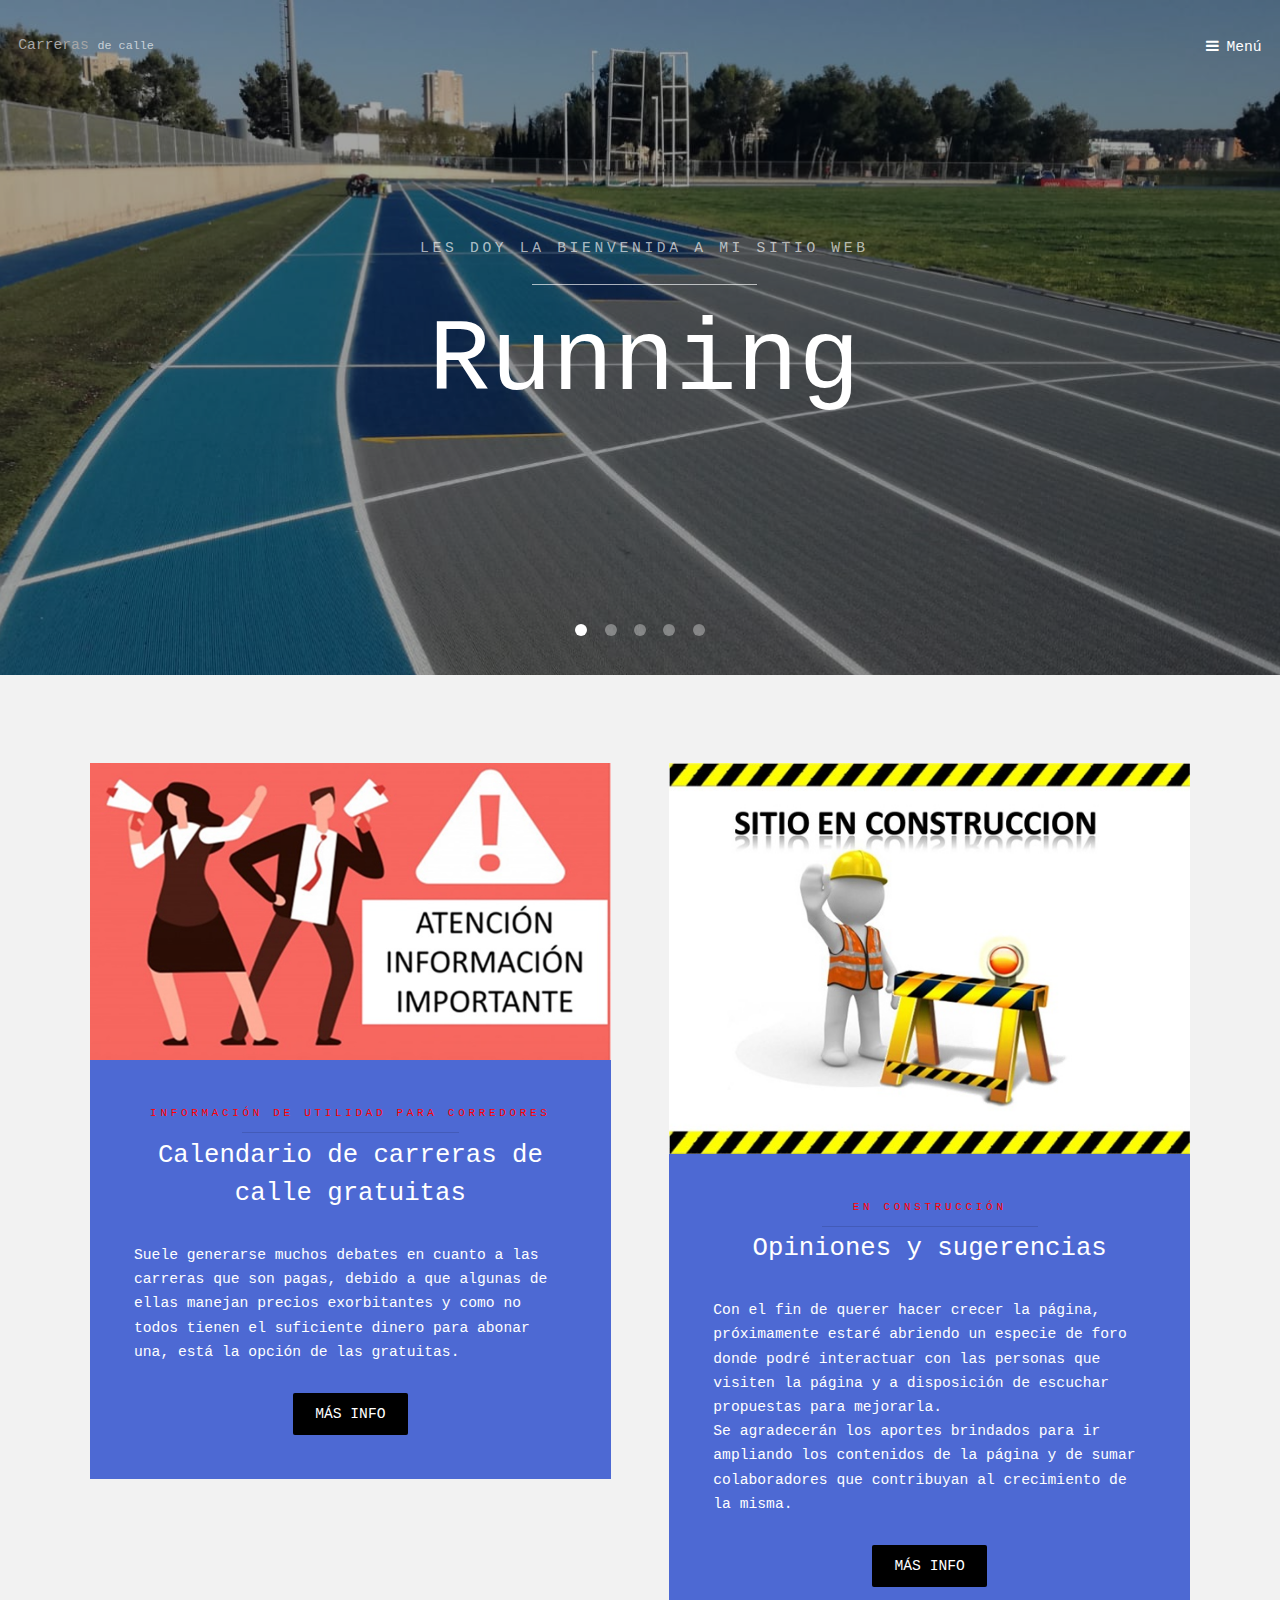
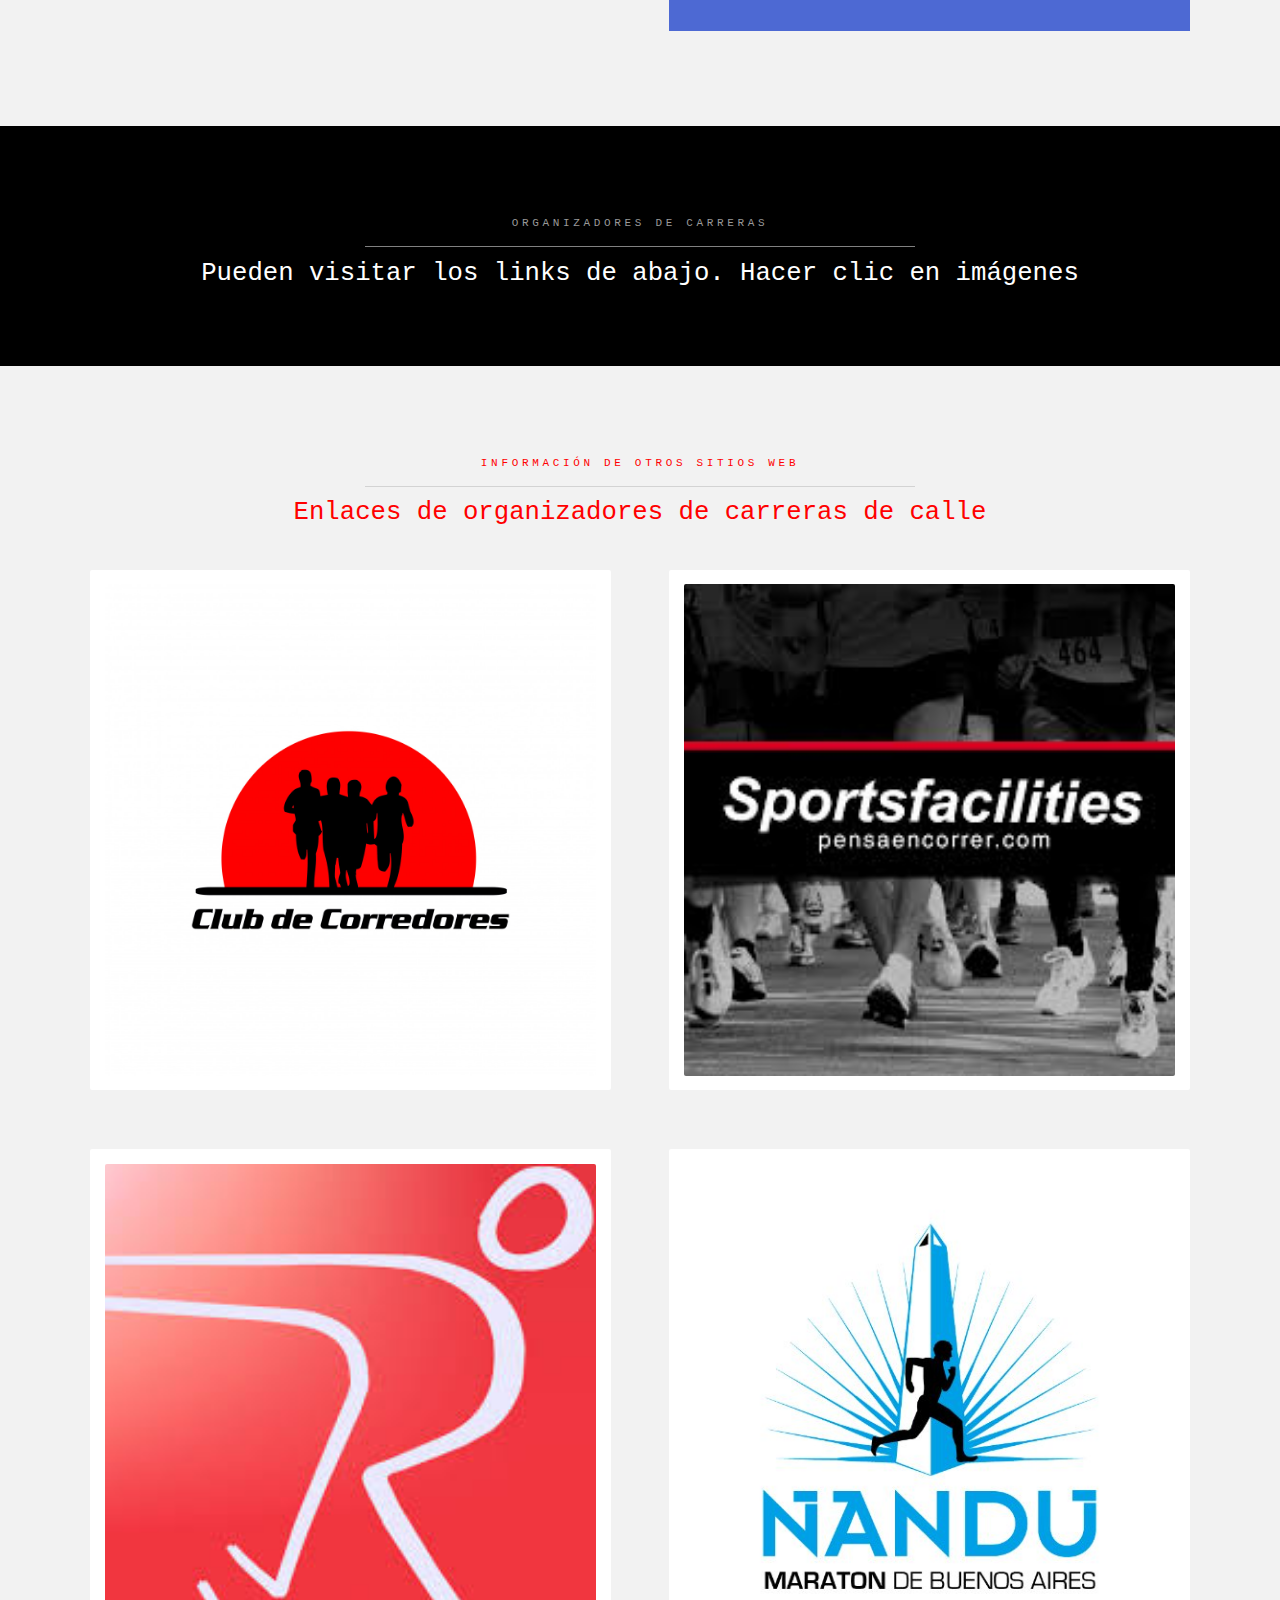
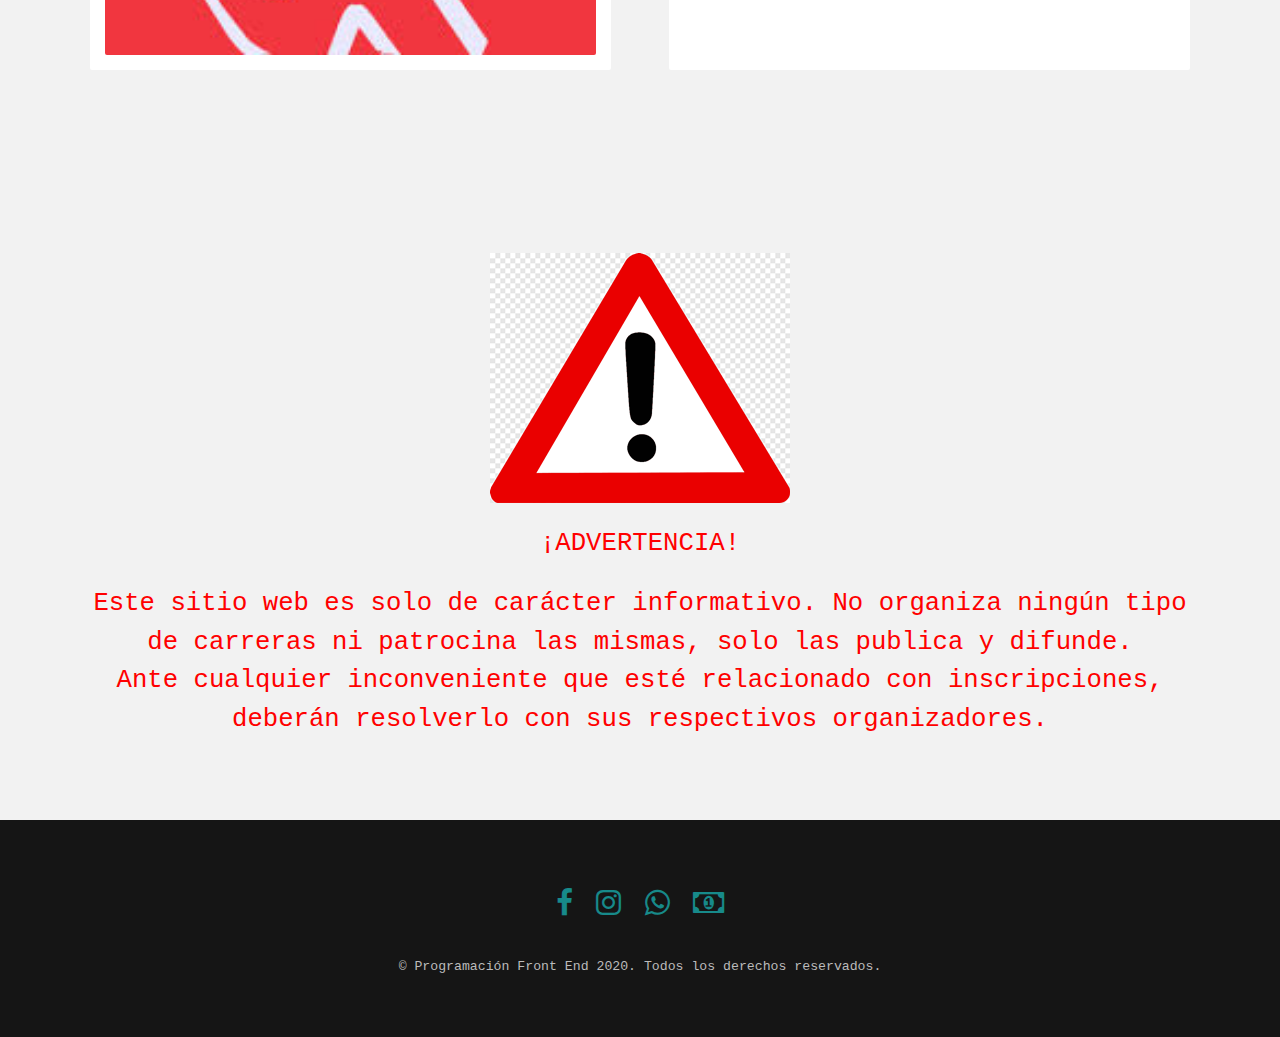
<file: index.html>
<!DOCTYPE HTML>
<!--
	Hielo by TEMPLATED
	templated.co @templatedco
	Released for free under the Creative Commons Attribution 3.0 license (templated.co/license)
-->
<html>
	<head>
		<title>Mi proyecto</title>
		<meta charset="utf-8" />
		<meta name="viewport" content="width=device-width, initial-scale=1" />
		<link rel="stylesheet" href="assets/css/estilo.css" />
	</head>
	<body>


		<!-- Header -->
			<header id="header" class="alt">
				<div class="logo">Carreras <span>de calle</span></a></div>
				<a href="#menu">Menú</a>
			</header>

		<!-- Nav -->
			<nav id="menu">
				<ul class="links">
					<li><a href="#">Inicio</a></li>
					<li><a href="Mi blog.html">Mi presentación</a></li>
					<li><a href="Carrera de calle.html">Carrera de calle</a></li>
					<li><a href="Carrera de trail.html">Carrera de trail</a></li>
					<li><a href="Inscripciones.html">Inscripciones</a></li>
					<li><a href="Novedades.html">Noticias</a></li>
					<li><a href="Contacto.html">Contacto</a></li>

				</ul>
			</nav>

		<!-- Banner -->
			<section class="banner full">
				<article>
					<img src="images/Pista de atletismo.jpg" alt="" />
					<div class="inner">
						<header>
							<p>Les doy la bienvenida a mi sitio web</p>
							<h2>Running</h2>
						</header>
					</div>
				</article>
				<article>
					<img src="images/21K Buenos Aires.jpg" alt="" />
					<div class="inner">
						<header>
							<p>Calendario</p>
							<h2>Carreras gratuitas</h2>
						</header>
					</div>
				</article>
				<article>
					<img src="images/Kipchoge.jpg"  alt="" />
					<div class="inner">
						<header>
							<p>Tipo de carreras</p>
							<h2>Carreras de calle</h2>
						</header>
					</div>
				</article>
				<article>
					<img src="images/Trail running.jpg"  alt="" />
					<div class="inner">
						<header>
							<p>Tipo de carreras</p>
							<h2>Carreras de trail</h2>
						</header>
					</div>
				</article>
				<article>
					<img src="images/Extras.jpg"  alt="" />
					<div class="inner">
						<header>
							<p>Extras</p>
							<h2>Novedades</h2>
						</header>
					</div>
				</article>
			</section>

		<!-- One -->
			<section id="one" class="wrapper style2">
				<div class="inner">
					<div class="grid-style">

						<div>
							<div class="box">
								<div class="image fit">
									<img src="images/Info importante.jpg" alt="" />
								</div>
								<div class="content">
									<header class="align-center">
										<p>Información de utilidad para corredores</p>
										<h2>Calendario de carreras de calle gratuitas</h2>
									</header>
									<p>Suele generarse muchos debates en cuanto a las carreras que son pagas, debido a que algunas de ellas manejan precios exorbitantes y como no todos tienen el suficiente dinero para abonar una, está la opción de las gratuitas.</p>
									<footer class="align-center">
										<a href="Calendario.html" target="_blank" class="button alt">Más info</a>
									</footer>
								</div>
							</div>
						</div>

						<div>
							<div class="box">
								<div class="image fit">
									<img src="images/Página a construir 2.jpg" alt="center" />
								</div>
								<div class="content">
									<header class="align-center">
										<p>En construcción</p>
										<h2>Opiniones y sugerencias</h2>
									</header>
									<p>Con el fin de querer hacer crecer la página, próximamente estaré abriendo un especie de foro donde podré interactuar con las personas que visiten la página y a disposición de escuchar propuestas para mejorarla.<br>
										Se agradecerán los aportes brindados para ir ampliando los contenidos de la página y de sumar colaboradores que contribuyan al crecimiento de la misma.
									</p>
									<footer class="align-center">
										<a href="En construcción.html" class="button alt">Más info</a>
									</footer>
								</div>
							</div>
						</div>

					</div>
				</div>
			</section>

		<!-- Two -->
			<section id="two" class="wrapper style3">
				<div class="inner">
					<header class="align-center">
						<p>Organizadores de carreras</p>
						<h2>Pueden visitar los links de abajo. Hacer clic en imágenes</h2>
					</header>
				</div>
			</section>

		<!-- Three -->
			<section id="three" class="wrapper style2">
				<div class="inner">
					<header class="align-center">
						<p class="special">Información de otros sitios web</p>
						<h2><p>Enlaces de organizadores de carreras de calle</p></h2>
					</header>
					<div class="gallery">
						<div>
							<div class="image fit">
								<a href="https://www.clubdecorredores.com" target="_blank"><img src="images/Club de corredores.jpg" alt="" /></a>
							</div>
						</div>
						<div>
							<div class="image fit">
								<a href="http://www.sportsfacilities.com.ar" target="_blank"><img src="images/Sportsfacilities.jpg" alt="" /></a>
							</div>
						</div>
						<div>
							<div class="image fit">
								<a href="https://eventosrunners.com.ar/" target="_blank"><img src="images/eventos runner.jpg" alt="" /></a>
							</div>
						</div>
						<div>
							<div class="image fit">
								<a href="https://www.maratondebuenosaires.com/" target="_blank"><img src="images/ñandú.jpg" alt="" /></a>
							</div>
						</div>
					</div>
				</div>
			</section>

			<section id="four" class="wrapper style2">
				<div class="inner">
					<header class="align-center">
<p class="sepecial"></>
						 <img src="images/advertencia.png" alt="">
						 <h2><p>¡ADVERTENCIA!</p></h2>
						<h2><p>Este sitio web es solo de carácter informativo. No organiza ningún tipo de carreras ni patrocina las mismas, solo las publica y difunde.<br>
						Ante cualquier inconveniente que esté relacionado con inscripciones, deberán resolverlo con sus respectivos organizadores.</p></h2>
					</header>
				</div>
			</section>

		<!-- Footer -->
			<footer id="footer">
				<div class="container">
					<ul class="icons">
						<li><a href="https://www.facebook.com/iem892" target="_blank" class="icon fa-facebook"><span class="label">Facebook</span></a></li>
						<li><a href="https://www.instagram.com/ivan.e.mino" target="_blank" class="icon fa-instagram"><span class="label">Instagram</span></a></li>
						<li><a href="https://wa.me/5491162767459" target="_blank" class="icon fa-whatsapp"><span class="label">WhatsApp</span></a></li>
						<li><a href="https://www.patreon.com" target="_blank" class="icon fa-money"><span class="label">Patreon</span></a></li>
					</ul>
				</div>
				<div class="copyright">
					&copy; Programación Front End 2020. Todos los derechos reservados.
				</div>
			</footer>

		<!-- Scripts -->
			<script src="assets/js/jquery.min.js"></script>
			<script src="assets/js/jquery.scrollex.min.js"></script>
			<script src="assets/js/skel.min.js"></script>
			<script src="assets/js/util.js"></script>
			<script src="assets/js/main.js"></script>

	</body>
</html>
</file>
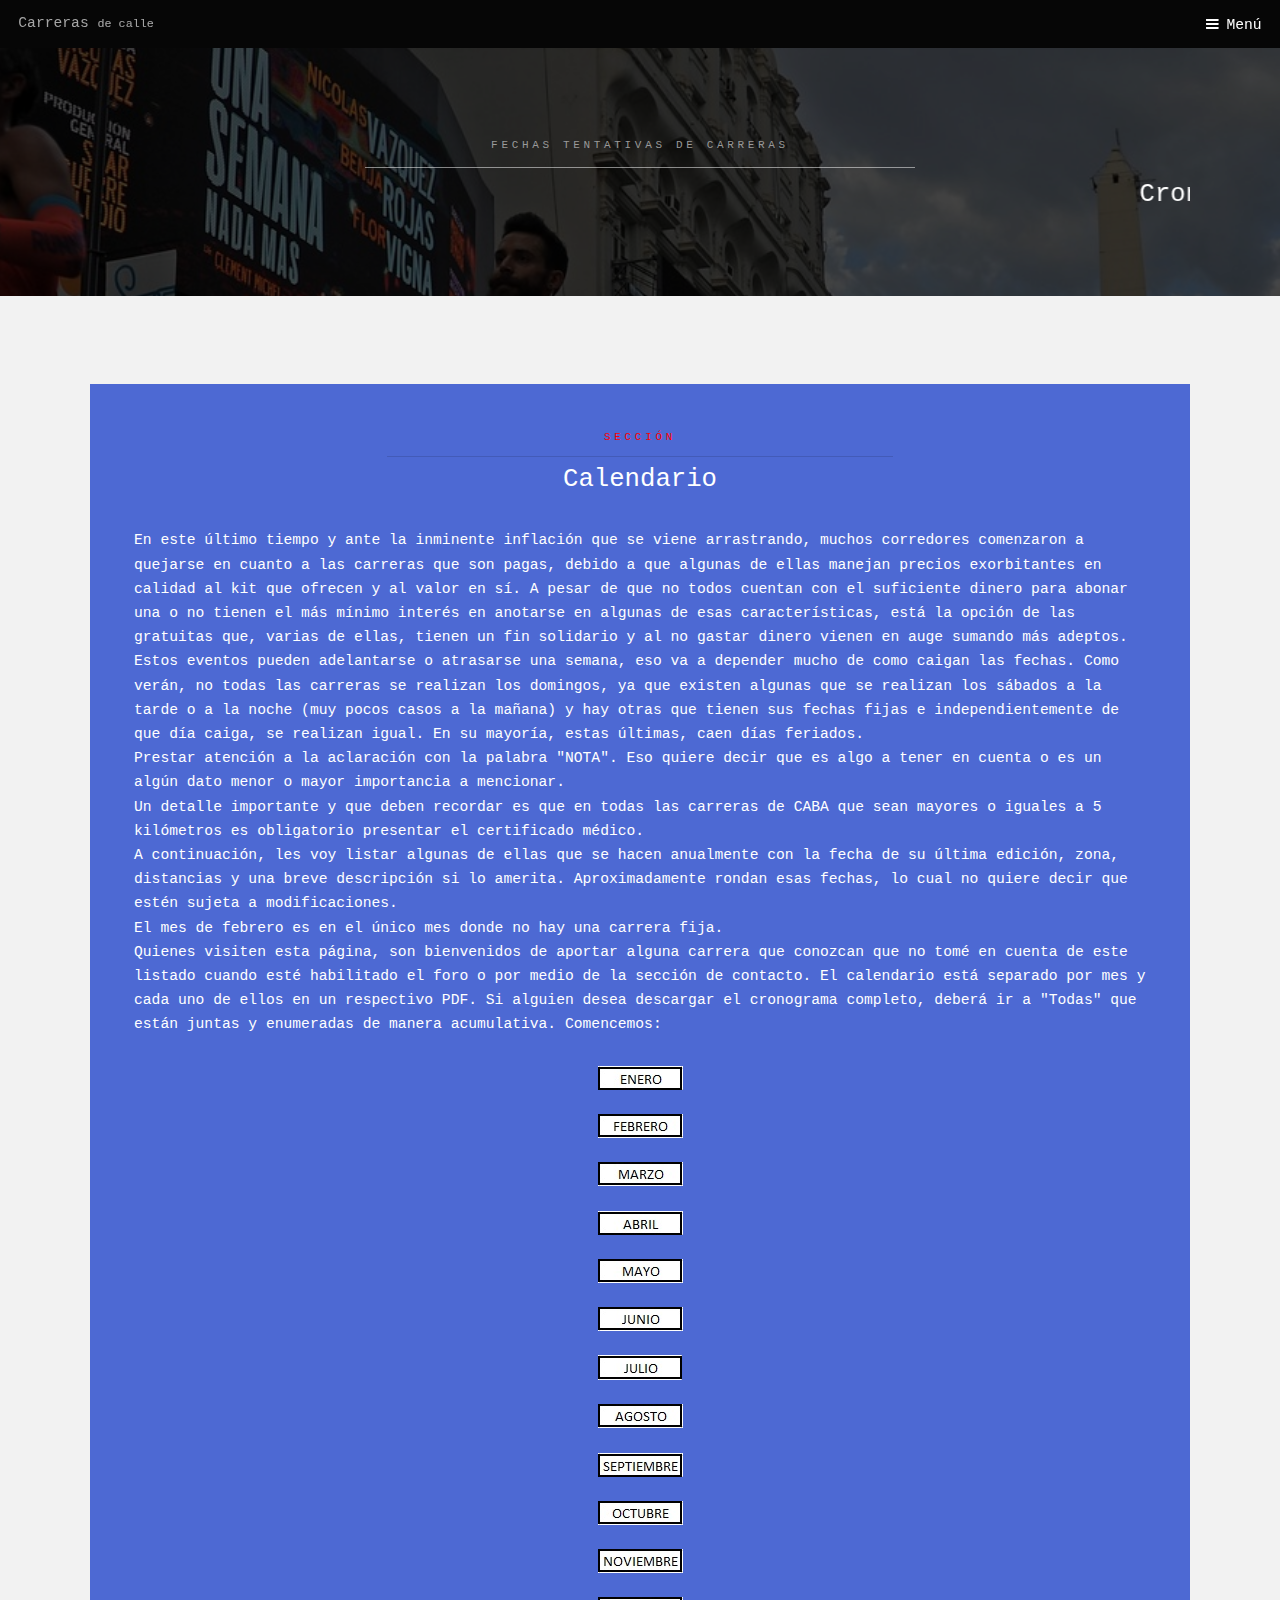
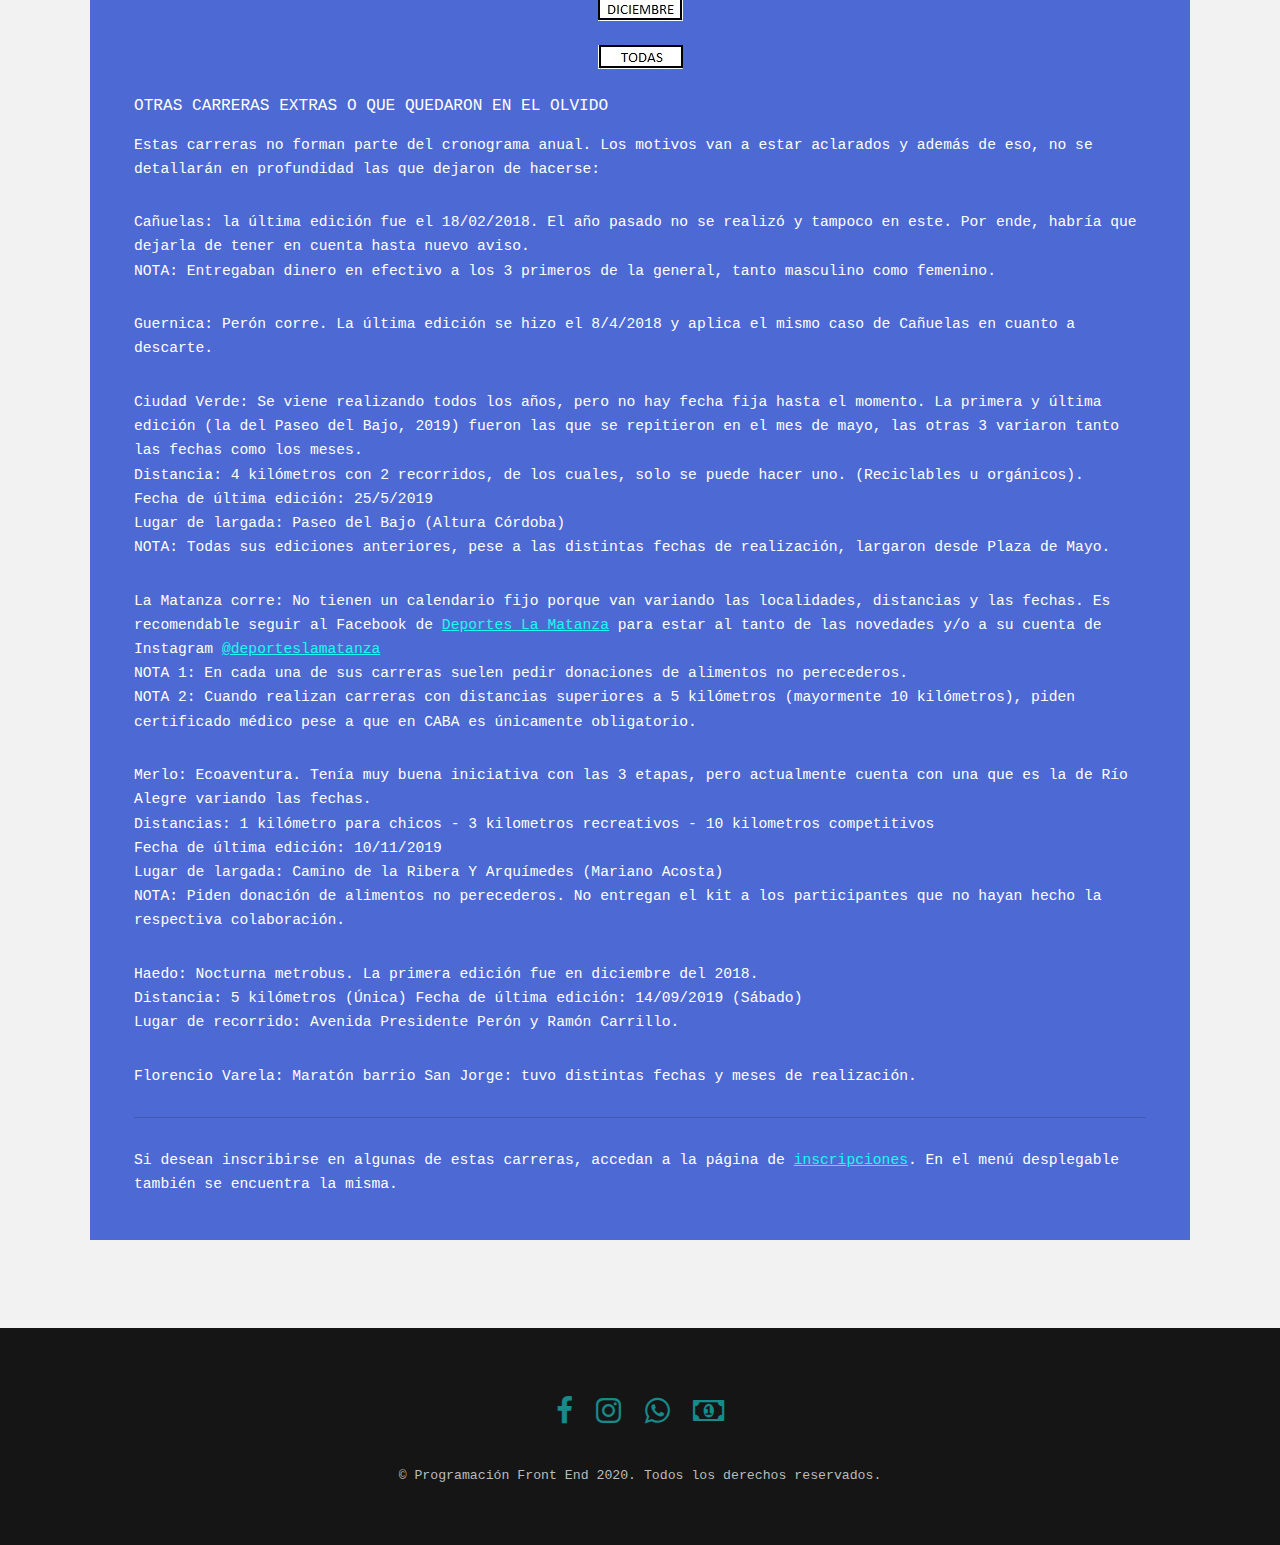
<file: Calendario.html>
<!DOCTYPE HTML>
<!--
	Hielo by TEMPLATED
	templated.co @templatedco
	Released for free under the Creative Commons Attribution 3.0 license (templated.co/license)
-->
<html>
	<head>
		<title>Cronograma</title>
		<meta charset="utf-8" />
		<meta name="viewport" content="width=device-width, initial-scale=1" />
		<link rel="stylesheet" href="assets/css/estilo.css" />
	</head>
	<body class="subpage">

		<!-- Header -->
			<header id="header">
				<div class="logo">Carreras <span>de calle</span></a></div>
				<a href="#menu">Menú</a>

			</header>

		<!-- Nav -->
			<nav id="menu">
				<ul class="links">
					<li><a href="index.html">Inicio</a></li>
					<li><a href="Carrera de calle.html">Carrera de calle</a></li>
					<li><a href="Carrera de trail.html">Carrera de trail</a></li>
					<li><a href="Inscripciones.html">Inscripciones</a></li>

				</ul>
			</nav>

		<!-- One -->
		<section id="One" class="wrapper style3">
			<div class="inner">
				<header class="align-center">
					<p>Fechas tentativas de carreras</p>
					<marquee><h2>Cronograma anual</h2></marquee>
				</header>
			</div>
		</section>

		<!-- Two -->
		 	<section id="two" class="wrapper style2">
				<div class="inner">
					<div class="box">
						<div class="content">
							<header class="align-center">
								<p>Sección</p>
								<h2>Calendario</h2>
							</header>
<p>En este último tiempo y ante la inminente inflación que se viene arrastrando, muchos corredores comenzaron a quejarse en cuanto a las carreras que son pagas, debido a que algunas de ellas manejan precios exorbitantes en calidad al kit que ofrecen y al valor en sí. A pesar de que no todos cuentan con el suficiente dinero para abonar una o no tienen el más mínimo interés en anotarse en algunas de esas características, está la opción de las gratuitas que,
varias de ellas, tienen un fin solidario y al no gastar dinero vienen en auge sumando más adeptos.<br>
Estos eventos pueden adelantarse o atrasarse una semana, eso va a depender mucho de como caigan las fechas. Como verán, no todas las carreras se realizan los domingos, ya que existen algunas que se realizan los sábados a la tarde o a la noche (muy pocos casos a la mañana) y hay otras que tienen sus fechas fijas e independientemente de que día caiga, se realizan igual. En su mayoría, estas últimas, caen días feriados.<br>
Prestar atención a la aclaración con la palabra "NOTA". Eso quiere decir que es algo a tener en cuenta o es un algún dato menor o mayor importancia a mencionar.<br>
Un detalle importante y que deben recordar es que en todas las carreras de CABA que sean mayores o iguales a 5 kilómetros es obligatorio presentar el certificado médico. <br>
A continuación, les voy listar algunas de ellas que se hacen anualmente con la fecha de su última edición, zona, distancias y una breve descripción si lo amerita. Aproximadamente rondan esas fechas, lo cual no quiere decir que estén sujeta a modificaciones.<br>
El mes de febrero es en el único mes donde no hay una carrera fija.<br>
Quienes visiten esta página, son bienvenidos de aportar alguna carrera que conozcan que no tomé en cuenta de este listado cuando esté habilitado el foro o por medio de la sección de contacto. El calendario está separado por mes y cada uno de ellos en un respectivo PDF. Si alguien desea descargar el cronograma completo, deberá ir a "Todas" que están juntas y enumeradas de manera acumulativa. Comencemos:</p>

<div class="media all place">
<a href="documentos/Enero.pdf" target="_blank">	<img src="images/enero.jpg" alt="" title="" /></a></div>
<br>
<div class="media all place">
<a href="documentos/Febrero.pdf" target="_blank">	<img src="images/febrero.jpg" alt="" title="" /></a></div>
<br>
<div class="media all place">
<a href="documentos/Marzo.pdf" target="_blank">	<img src="images/marzo.jpg" alt="" title="" /></a></div>
<br>
<div class="media all place">
<a href="documentos/Abril.pdf" target="_blank">	<img src="images/abril.jpg" alt="" title="" /></a></div>
<br>
<div class="media all place">
<a href="documentos/Mayo.pdf" target="_blank">	<img src="images/mayo.jpg" alt="" title="" /></a></div>
<br>
<div class="media all place">
<a href="documentos/Junio.pdf" target="_blank">	<img src="images/junio.jpg" alt="" title="" /></a></div>
<br>
<div class="media all place">
<a href="documentos/Julio.pdf" target="_blank">	<img src="images/julio.jpg" alt="" title="" /></a></div>
<br>
<div class="media all place">
<a href="documentos/Agosto.pdf" target="_blank">	<img src="images/agosto.jpg" alt="" title="" /></a></div>
<br>
<div class="media all place">
<a href="documentos/Septiembre.pdf" target="_blank">	<img src="images/septiembre.jpg" alt="" title="" /></a></div>
<br>
<div class="media all place">
<a href="documentos/Octubre.pdf" target="_blank">	<img src="images/octubre.jpg" alt="" title="" /></a></div>
<br>
<div class="media all place">
<a href="documentos/Noviembre.pdf" target="_blank">	<img src="images/noviembre.jpg" alt="" title="" /></a></div>
<br>
<div class="media all place">
<a href="documentos/Diciembre.pdf" target="_blank">	<img src="images/diciembre.jpg" alt="" title="" /></a></div>
<br>
<div class="media all place">
<a href="documentos/Todas.pdf" target="_blank">	<img src="images/todas.jpg" alt="" title="" /></a></div>
 <br>
<h4>OTRAS CARRERAS EXTRAS O QUE QUEDARON EN EL OLVIDO</h4>
<p>Estas carreras no forman parte del cronograma anual. Los motivos van a estar aclarados y además de eso, no se detallarán en profundidad las que dejaron de hacerse:</p>
<p>Cañuelas: la última edición fue el 18/02/2018. El año pasado no se realizó y tampoco en este. Por ende, habría que dejarla de tener en cuenta hasta nuevo aviso.<br>
NOTA: Entregaban dinero en efectivo a los 3 primeros de la general, tanto masculino como femenino.</p>
<p>Guernica: Perón corre. La última edición se hizo el 8/4/2018 y aplica el mismo caso de Cañuelas en cuanto a descarte.<br></p>
<p>Ciudad Verde: Se viene realizando todos los años, pero no hay fecha fija hasta el momento. La primera y última edición (la del Paseo del Bajo, 2019) fueron las que se repitieron en el mes de mayo, las otras 3 variaron tanto las fechas como los meses.<br>
Distancia: 4 kilómetros con 2 recorridos, de los cuales, solo se puede hacer uno. (Reciclables u orgánicos).<br>
Fecha de última edición: 25/5/2019<br>
Lugar de largada: Paseo del Bajo (Altura Córdoba)<br>
NOTA: Todas sus ediciones anteriores, pese a las distintas fechas de realización, largaron desde Plaza de Mayo. <br></p>
<p>La Matanza corre: No tienen un calendario fijo porque van variando las localidades, distancias y las fechas. Es recomendable seguir al Facebook de <a href="https://www.facebook.com/lamatanzadeportes" target="_blank">Deportes La Matanza</a> para estar al tanto de las novedades y/o a su cuenta de Instagram <a href="https://www.instagram.com/deporteslamatanza" target="_blank">@deporteslamatanza</a><br>
NOTA 1: En cada una de sus carreras suelen pedir donaciones de alimentos no perecederos.<br>
NOTA 2: Cuando realizan carreras con distancias superiores a 5 kilómetros (mayormente 10 kilómetros), piden certificado médico pese a que en CABA es únicamente obligatorio.</p>
<p>Merlo: Ecoaventura. Tenía muy buena iniciativa con las 3 etapas, pero actualmente cuenta con una que es la de Río Alegre variando las fechas.<br>
Distancias: 1 kilómetro para chicos - 3 kilometros recreativos - 10 kilometros competitivos<br>
Fecha de última edición: 10/11/2019 <br>
Lugar de largada: Camino de la Ribera Y Arquímedes (Mariano Acosta) <br>
NOTA: Piden donación de alimentos no perecederos. No entregan el kit a los participantes que no hayan hecho la respectiva colaboración. <br></p>
<p>Haedo: Nocturna metrobus. La primera edición fue en diciembre del 2018.<br>
Distancia: 5 kilómetros (Única)
Fecha de última edición: 14/09/2019 (Sábado)<br>
Lugar de recorrido: Avenida Presidente Perón y Ramón Carrillo.</p>
</p>
<p>Florencio Varela: Maratón barrio San Jorge: tuvo distintas fechas y meses de realización.<br></p>
<hr>
Si desean inscribirse en algunas de estas carreras, accedan a la página de <a href="Inscripciones.html">inscripciones</a>. En el menú desplegable también se encuentra la misma.
						</div>
					</div>
				</div>
			</section>

		<!-- Footer -->
			<footer id="footer">
				<div class="container">
					<ul class="icons">
						<li><a href="https://www.facebook.com/iem892" target="_blank" class="icon fa-facebook"><span class="label">Facebook</span></a></li>
						<li><a href="https://www.instagram.com/ivan.e.mino" target="_blank" class="icon fa-instagram"><span class="label">Instagram</span></a></li>
						<li><a href="https://wa.me/5491162767459" target="_blank" class="icon fa-whatsapp"><span class="label">WhatsApp</span></a></li>
						<li><a href="https://www.patreon.com" target="_blank" class="icon fa-money"><span class="label">Patreon</span></a></li>
					</ul>
				</div>
				<div class="copyright">
					&copy; Programación Front End 2020. Todos los derechos reservados.
				</div>
			</footer>

		<!-- Scripts -->
			<script src="assets/js/jquery.min.js"></script>
			<script src="assets/js/jquery.scrollex.min.js"></script>
			<script src="assets/js/skel.min.js"></script>
			<script src="assets/js/util.js"></script>
			<script src="assets/js/main.js"></script>

	</body>
</html>
</file>
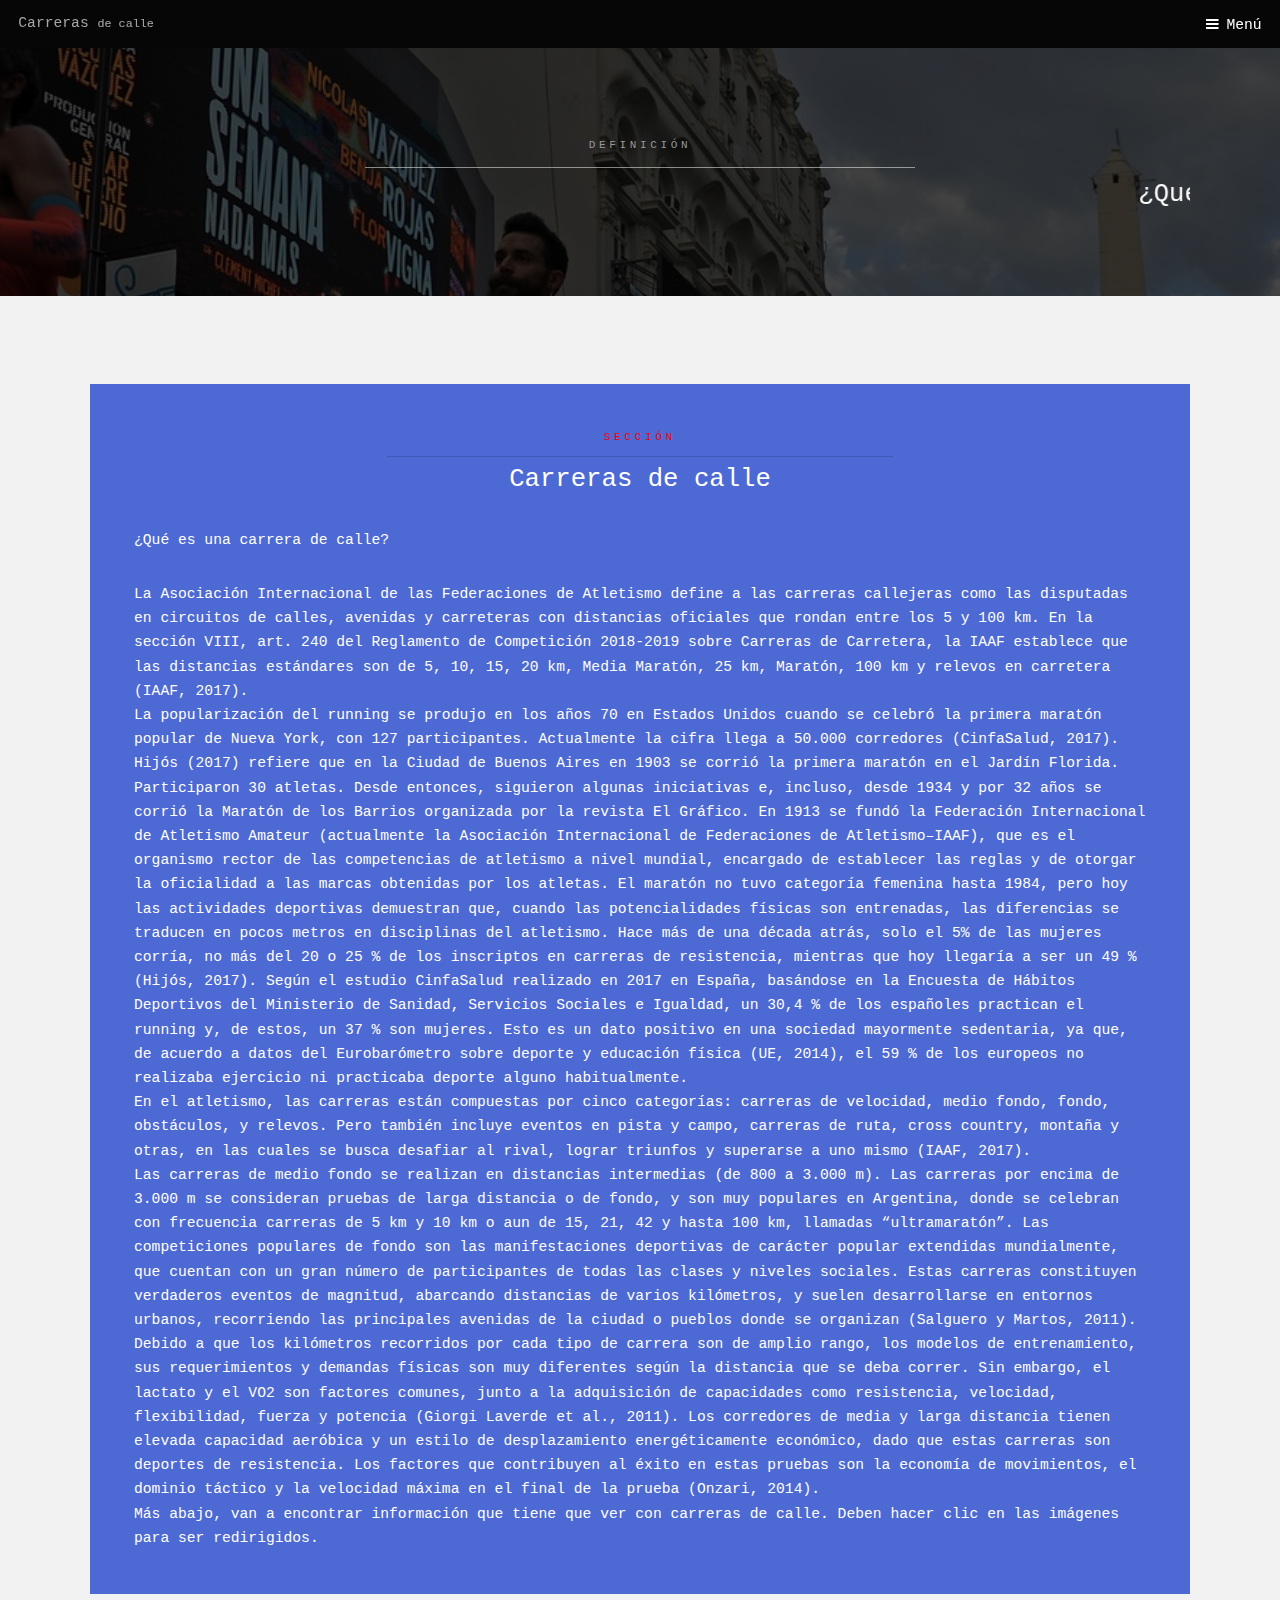
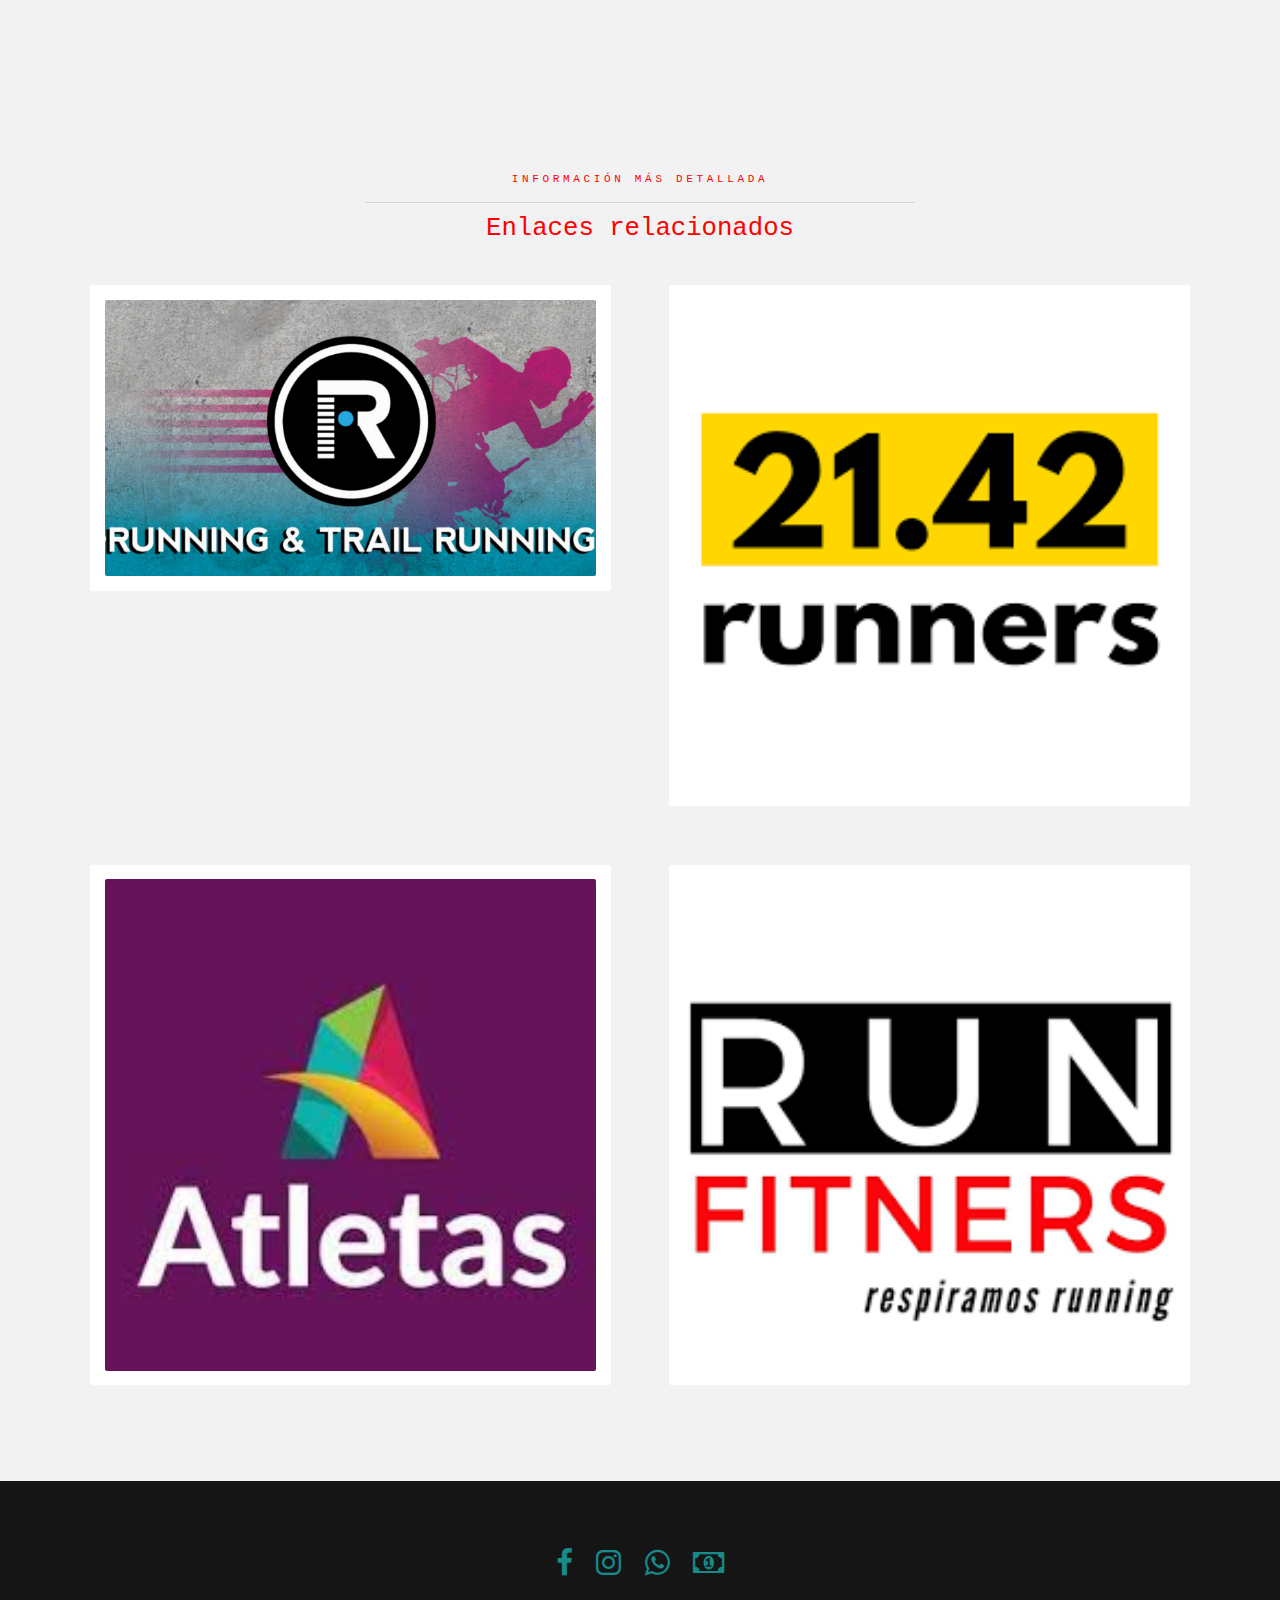
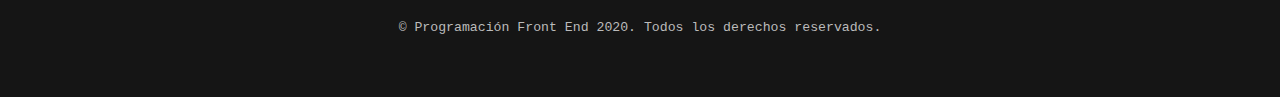
<file: Carrera de calle.html>
<!DOCTYPE HTML>
<!--
	Hielo by TEMPLATED
	templated.co @templatedco
	Released for free under the Creative Commons Attribution 3.0 license (templated.co/license)
-->
<html>
	<head>
		<title>Carreras de calle</title>
		<meta charset="utf-8" />
		<meta name="viewport" content="width=device-width, initial-scale=1" />
		<link rel="stylesheet" href="assets/css/estilo.css" />
	</head>
	<body class="subpage">

		<!-- Header -->
			<header id="header">
				<div class="logo">Carreras <span>de calle</span></a></div>

				<a href="#menu">Menú</a>
			</header>

		<!-- Nav -->
			<nav id="menu">
				<ul class="links">
					<li><a href="index.html">Inicio</a></li>
					<li><a href="Calendario.html">Fechas tentativas de carreras</a></li>
					<li><a href="Carrera de trail.html">Carrera de trail</a></li>
				</ul>
			</nav>

<!-- One -->
			<section id="One" class="wrapper style3">
				<div class="inner">
					<header class="align-center">
						<p>Definición</p>
						<marquee><h2>¿Qué es una carrera de calle?</h2></marquee>
					</header>
				</div>
			</section>

		<!-- Two -->
		 	<section id="two" class="wrapper style2">
				<div class="inner">
					<div class="box">
						<div class="content">
							<header class="align-center">
								<p>Sección</p>
								<h2>Carreras de calle</h2>
							</header>
<p>¿Qué es una carrera de calle?</p>
<p>La Asociación Internacional de las Federaciones de Atletismo define a las carreras callejeras como las disputadas en circuitos de calles, avenidas y carreteras con distancias oficiales que rondan entre los 5 y 100 km. En la sección VIII, art. 240 del Reglamento de Competición 2018-2019 sobre Carreras de Carretera, la IAAF establece que las distancias estándares son de 5, 10, 15, 20 km, Media Maratón, 25 km, Maratón, 100 km y relevos en carretera (IAAF, 2017).<br>
La popularización del running se produjo en los años 70 en Estados Unidos cuando se celebró la primera maratón popular de Nueva York, con 127 participantes. Actualmente la cifra llega a 50.000 corredores (CinfaSalud, 2017).<br>
Hijós (2017) refiere que en la Ciudad de Buenos Aires en 1903 se corrió la primera maratón en el Jardín Florida. Participaron 30 atletas. Desde entonces, siguieron algunas iniciativas e, incluso, desde 1934 y por 32 años se corrió la Maratón de los Barrios organizada por la revista El Gráfico. En 1913 se fundó la Federación Internacional de Atletismo Amateur (actualmente la Asociación Internacional de Federaciones de Atletismo–IAAF),
	que es el organismo rector de las competencias de atletismo a nivel mundial, encargado de establecer las reglas y de otorgar la oficialidad a las marcas obtenidas por los atletas. El maratón no tuvo categoría femenina hasta 1984, pero hoy las actividades deportivas demuestran que, cuando las potencialidades físicas son entrenadas, las diferencias se traducen en pocos metros en disciplinas del atletismo. Hace más de una década atrás,
	solo el 5% de las mujeres corría, no más del 20 o 25 % de los inscriptos en carreras de resistencia, mientras que hoy llegaría a ser un 49 % (Hijós, 2017). Según el estudio CinfaSalud realizado en 2017 en España, basándose en la Encuesta de Hábitos Deportivos del Ministerio de Sanidad, Servicios Sociales e Igualdad, un 30,4 % de los españoles practican el running y, de estos, un 37 % son mujeres. Esto es un dato positivo en una sociedad mayormente sedentaria, ya que, de acuerdo a datos del Eurobarómetro sobre deporte y educación física (UE, 2014), el 59 % de los europeos no realizaba ejercicio ni practicaba deporte alguno habitualmente.<br>
En el atletismo, las carreras están compuestas por cinco categorías: carreras de velocidad, medio fondo, fondo, obstáculos, y relevos. Pero también incluye eventos en pista y campo, carreras de ruta, cross country, montaña y otras, en las cuales se busca desafiar al rival, lograr triunfos y superarse a uno mismo (IAAF, 2017).<br>
Las carreras de medio fondo se realizan en distancias intermedias (de 800 a 3.000 m). Las carreras por encima de 3.000 m se consideran pruebas de larga distancia o de fondo, y son muy populares en Argentina, donde se celebran con frecuencia carreras de 5 km y 10 km o aun de 15, 21, 42 y hasta 100 km, llamadas “ultramaratón”. Las competiciones populares de fondo son las manifestaciones deportivas de carácter popular extendidas mundialmente, que cuentan con un gran número de participantes de todas las clases y niveles sociales. Estas carreras constituyen verdaderos eventos de magnitud, abarcando distancias de varios kilómetros, y suelen desarrollarse en entornos urbanos, recorriendo las principales avenidas de la ciudad o pueblos donde se organizan (Salguero y Martos, 2011).<br>
Debido a que los kilómetros recorridos por cada tipo de carrera son de amplio rango, los modelos de entrenamiento, sus requerimientos y demandas físicas son muy diferentes según la distancia que se deba correr. Sin embargo, el lactato y el VO2 son factores comunes, junto a la adquisición de capacidades como resistencia, velocidad, flexibilidad, fuerza y potencia (Giorgi Laverde et al., 2011). Los corredores de media y larga distancia tienen elevada capacidad aeróbica y un estilo de desplazamiento energéticamente económico, dado que estas carreras son deportes de resistencia. Los factores que contribuyen al éxito en estas pruebas son la economía de movimientos, el dominio táctico y la velocidad máxima en el final de la prueba (Onzari, 2014).<br>
Más abajo, van a encontrar información que tiene que ver con carreras de calle. Deben hacer clic en las imágenes para ser redirigidos.</p>
						</div>
					</div>
				</div>
			</section>

			<section id="three" class="wrapper style2">
				<div class="inner">
					<header class="align-center">
						<p class="special">Información más detallada</p>
						<h2><p>Enlaces relacionados</p></h2>
					</header>
					<div class="gallery">
						<div>
							<div class="image fit">
								<a href="http://runningytrailrunning.com/#!/-inicio/" target="_blank"><img src="images/running y trail running.png" alt="" /></a>
							</div>
						</div>
						<div>
							<div class="image fit">
								<a href="https://2142runners.com/" target="_blank"><img src="images/21.42.png" alt="" /></a>
							</div>
						</div>
						<div>
							<div class="image fit">
								<a href="https://www.atletas.info/" target="_blank"><img src="images/Atletasinfo.jpg" alt="" /></a>
							</div>
						</div>
						<div>
							<div class="image fit">
								<a href="https://runfitners.com/" target="_blank"><img src="images/Runfitners.png" alt="" /></a>
							</div>
						</div>
					</div>
				</div>
			</section>

		<!-- Footer -->
			<footer id="footer">
				<div class="container">
					<ul class="icons">
						<li><a href="https://www.facebook.com/iem892" target="_blank" class="icon fa-facebook"><span class="label">Facebook</span></a></li>
						<li><a href="https://www.instagram.com/ivan.e.mino" target="_blank" class="icon fa-instagram"><span class="label">Instagram</span></a></li>
						<li><a href="https://wa.me/5491162767459" target="_blank" class="icon fa-whatsapp"><span class="label">WhatsApp</span></a></li>
						<li><a href="https://www.patreon.com" target="_blank" class="icon fa-money"><span class="label">Patreon</span></a></li>
					</ul>
				</div>
				<div class="copyright">
					&copy; Programación Front End 2020. Todos los derechos reservados.
				</div>
			</footer>

		<!-- Scripts -->
			<script src="assets/js/jquery.min.js"></script>
			<script src="assets/js/jquery.scrollex.min.js"></script>
			<script src="assets/js/skel.min.js"></script>
			<script src="assets/js/util.js"></script>
			<script src="assets/js/main.js"></script>

	</body>
</html>
</file>
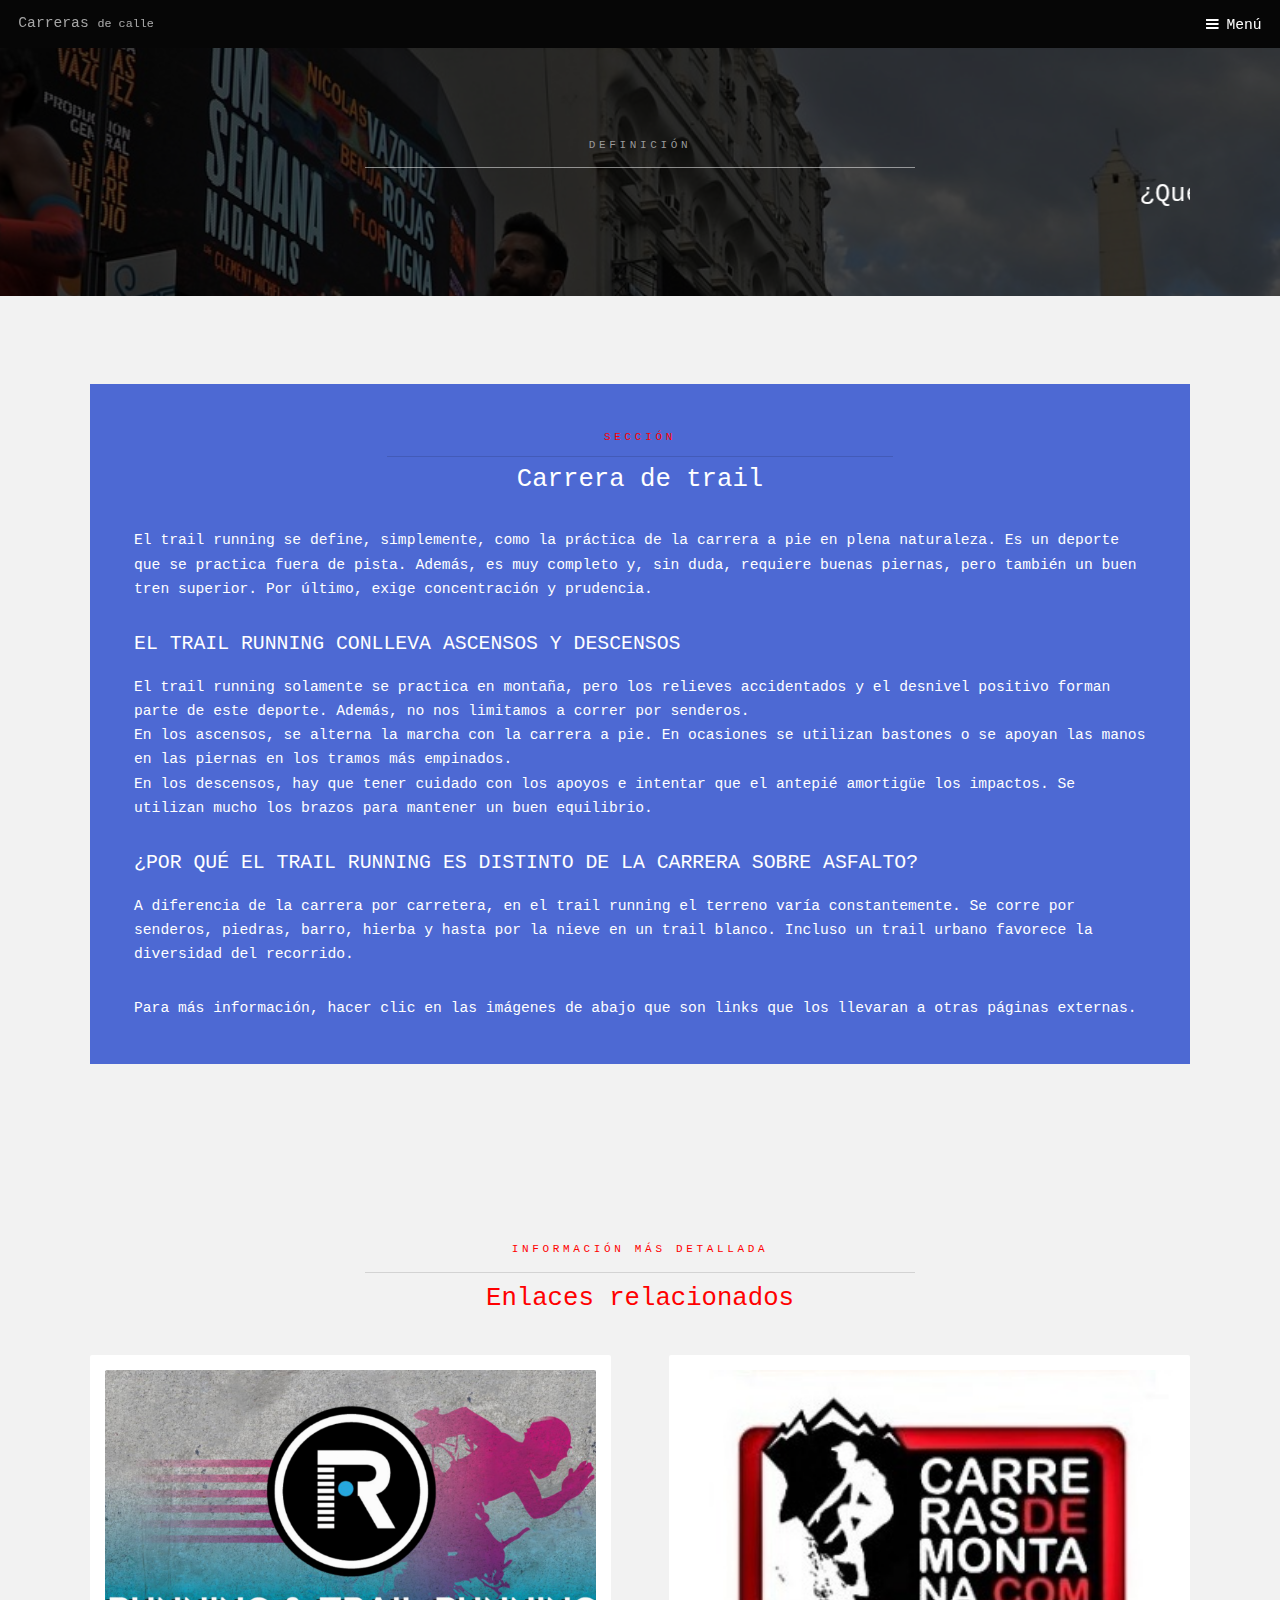
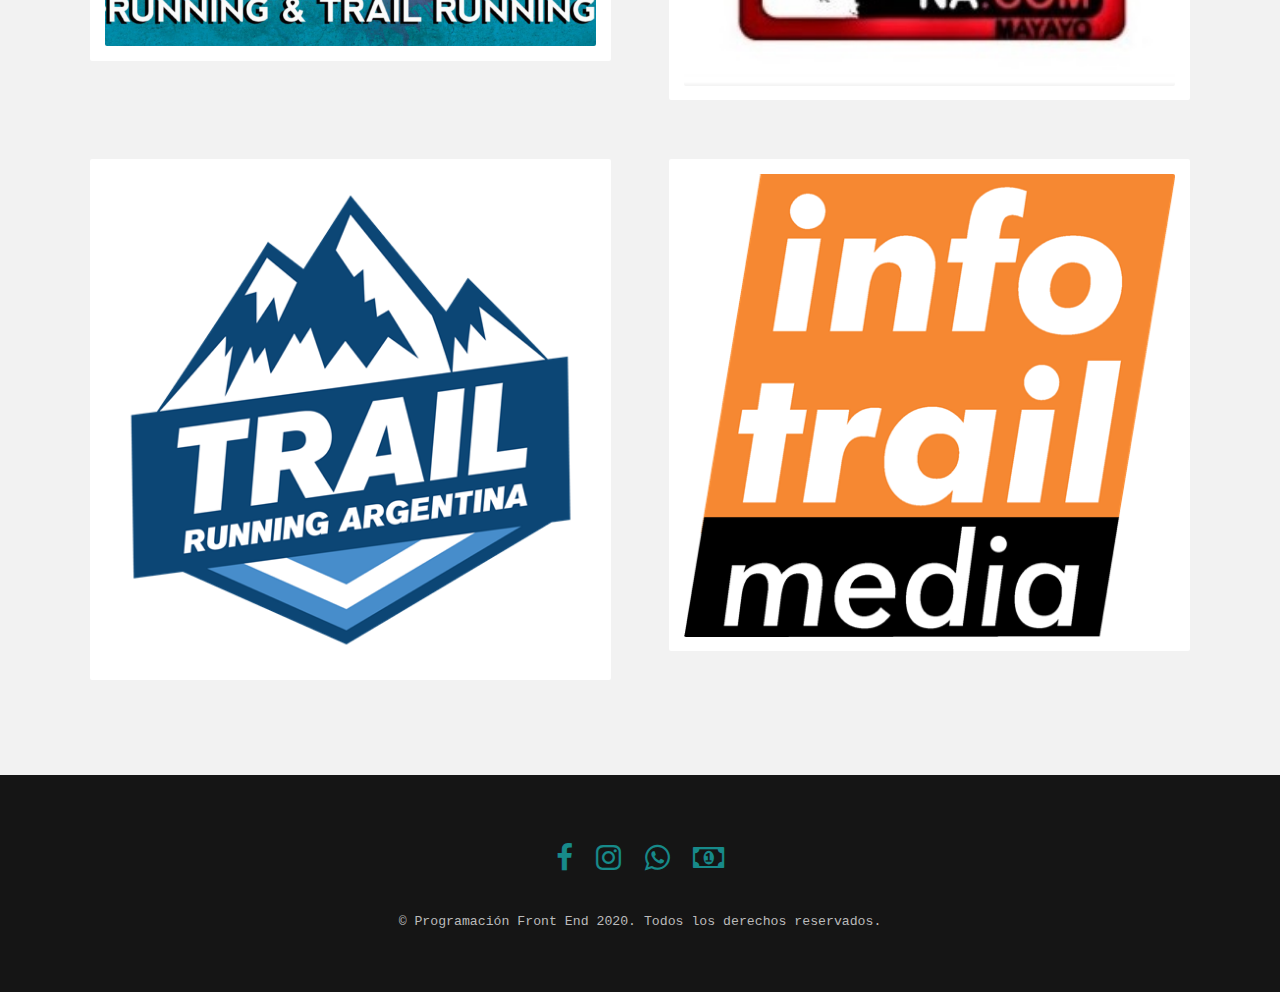
<file: Carrera de trail.html>
<!DOCTYPE HTML>
<!--
	Hielo by TEMPLATED
	templated.co @templatedco
	Released for free under the Creative Commons Attribution 3.0 license (templated.co/license)
-->
<html>
	<head>
		<title>Carreras de trail</title>
		<meta charset="utf-8" />
		<meta name="viewport" content="width=device-width, initial-scale=1" />
		<link rel="stylesheet" href="assets/css/estilo.css" />
	</head>
	<body class="subpage">

		<!-- Header -->
			<header id="header">
				<div class="logo">Carreras <span>de calle</span></a></div>

				<a href="#menu">Menú</a>
			</header>

		<!-- Nav -->
			<nav id="menu">
				<ul class="links">
					<li><a href="index.html">Inicio</a></li>
					<li><a href="Calendario.html">Fechas tentativas de carreras</a></li>
					<li><a href="Carrera de calle.html">Carrera de calle</a></li>
				</ul>
			</nav>

		<!-- One -->
		<section id="One" class="wrapper style3">
			<div class="inner">
				<header class="align-center">
					<p>Definición</p>
					<marquee><h2>¿Qué es una carrera de trail o montaña?</h2></marquee>
				</header>
			</div>
		</section>

		<!-- Two -->
		 	<section id="two" class="wrapper style2">
				<div class="inner">
					<div class="box">
						<div class="content">
							<header class="align-center">
								<p>Sección</p>
								<h2>Carrera de trail</h2>
							</header>
<p>El trail running se define, simplemente, como la práctica de la carrera a pie en plena naturaleza. Es un deporte que se practica fuera de pista. Además, es muy completo y, sin duda, requiere buenas piernas, pero también un buen tren superior. Por último, exige concentración y prudencia.</p>
<h3>EL TRAIL RUNNING CONLLEVA ASCENSOS Y DESCENSOS</h3>
<p>El trail running solamente se practica en montaña, pero los relieves accidentados y el desnivel positivo forman parte de este deporte. Además, no nos limitamos a correr por senderos.<br>
En los ascensos, se alterna la marcha con la carrera a pie. En ocasiones se utilizan bastones o se apoyan las manos en las piernas en los tramos más empinados.<br>
En los descensos, hay que tener cuidado con los apoyos e intentar que el antepié amortigüe los impactos. Se utilizan mucho los brazos para mantener un buen equilibrio.</p>
<h3>¿POR QUÉ EL TRAIL RUNNING ES DISTINTO DE LA CARRERA SOBRE ASFALTO?</h3>
<p>A diferencia de la carrera por carretera, en el trail running el terreno varía constantemente. Se corre por senderos, piedras, barro, hierba y hasta por la nieve en un trail blanco. Incluso un trail urbano favorece la diversidad del recorrido.</p>
<p>Para más información, hacer clic en las imágenes de abajo que son links que los llevaran a otras páginas externas.</p>
						</div>
					</div>
				</div>
			</section>
			<section id="three" class="wrapper style2">
				<div class="inner">
					<header class="align-center">
						<p class="special">Información más detallada</p>
						<h2><p>Enlaces relacionados</p></h2>
					</header>
					<div class="gallery">
						<div>
							<div class="image fit">
								<a href="http://runningytrailrunning.com/#!/-inicio/" target="_blank"><img src="images/running y trail running.png" alt="" /></a>
							</div>
						</div>
						<div>
							<div class="image fit">
								<a href="https://carrerasdemontana.com/" target="_blank"><img src="images/Montaña.jpg" alt="" /></a>
							</div>
						</div>
						<div>
							<div class="image fit">
								<a href="https://www.trailrunning.ar/" target="_blank"><img src="images/TRA.png" alt="" /></a>
							</div>
						</div>
						<div>
							<div class="image fit">
								<a href="http://infotrailmedia.com/nuevo//" target="_blank"><img src="images/infotrail.png" alt="" /></a>
							</div>
						</div>

					</div>
				</div>
			</section>

		<!-- Footer -->
			<footer id="footer">
				<div class="container">
					<ul class="icons">
						<li><a href="https://www.facebook.com/iem892" target="_blank" class="icon fa-facebook"><span class="label">Facebook</span></a></li>
						<li><a href="https://www.instagram.com/ivan.e.mino" target="_blank" class="icon fa-instagram"><span class="label">Instagram</span></a></li>
						<li><a href="https://wa.me/5491162767459" target="_blank" class="icon fa-whatsapp"><span class="label">WhatsApp</span></a></li>
						<li><a href="https://www.patreon.com" target="_blank" class="icon fa-money"><span class="label">Patreon</span></a></li>
					</ul>
				</div>
				<div class="copyright">
					&copy; Programación Front End 2020. Todos los derechos reservados.
				</div>
			</footer>

		<!-- Scripts -->
			<script src="assets/js/jquery.min.js"></script>
			<script src="assets/js/jquery.scrollex.min.js"></script>
			<script src="assets/js/skel.min.js"></script>
			<script src="assets/js/util.js"></script>
			<script src="assets/js/main.js"></script>

	</body>
</html>
</file>
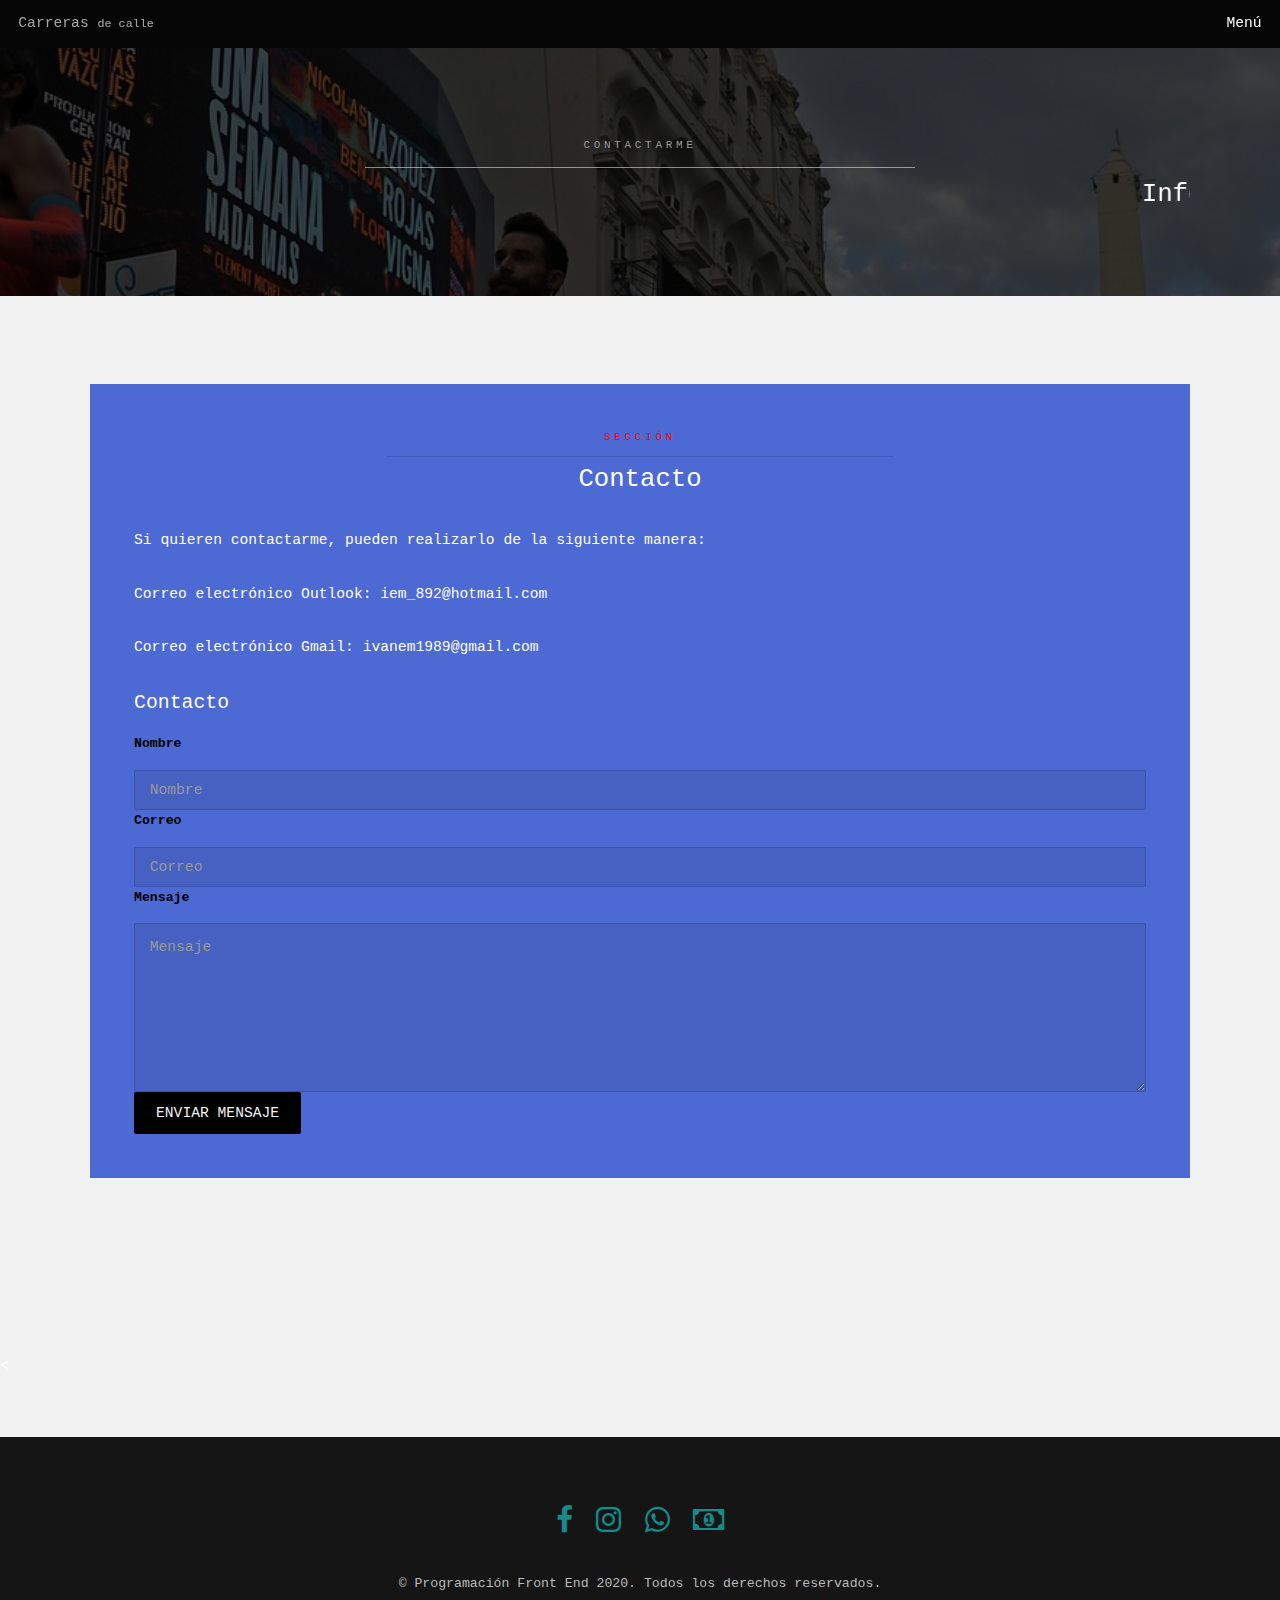
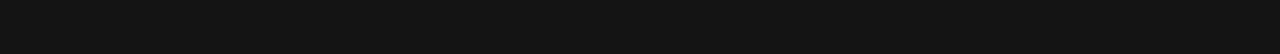
<file: Contacto.html>
<!DOCTYPE HTML>
<!--
	Hielo by TEMPLATED
	templated.co @templatedco
	Released for free under the Creative Commons Attribution 3.0 license (templated.co/license)
-->
<html>
	<head>
		<title>Información de contacto</title>
		<meta charset="utf-8" />
		<meta name="viewport" content="width=device-width, initial-scale=1" />
		<link rel="stylesheet" href="assets/css/estilo.css" />
	</head>
	<body class="subpage">

		<!-- Header -->
			<header id="header">
				<div class="logo">Carreras <span>de calle</span></a></div>

				<a href="index.html">Menú</a>
			</header>

		<!-- Nav -->
	

<!-- One -->
			<section id="One" class="wrapper style3">
				<div class="inner">
					<header class="align-center">
						<p>Contactarme</p>
						<marquee><h2>Información de contacto</h2></marquee>
					</header>
				</div>
			</section>

		<!-- Two -->
		 	<section id="two" class="wrapper style2">
				<div class="inner">
					<div class="box">
						<div class="content">
							<header class="align-center">
								<p>Sección</p>
								<h2>Contacto</h2>
							</header>
<p>Si quieren contactarme, pueden realizarlo de la siguiente manera:</p>
<p>Correo electrónico Outlook: iem_892@hotmail.com</p>
<p>Correo electrónico Gmail: ivanem1989@gmail.com</p>
<p></p>
<h3>Contacto</h3>

<form action="#" method="post">
	<div class="field half first">
		<label for="name">Nombre</label>
		<input name="name" id="name" type="text" placeholder="Nombre">
	</div>
	<div class="field half">
		<label for="email">Correo</label>
		<input name="email" id="email" type="email" placeholder="Correo">
	</div>
	<div class="field">
		<label for="message">Mensaje</label>
		<textarea name="message" id="message" rows="6" placeholder="Mensaje"></textarea>
	</div>
	<ul class="actions">
		<li><input value="Enviar Mensaje" class="button" type="submit"></li>
	</ul>
</form>
</div>

						</div>
					</div>
				</div>
			</section>

<section id="three" class="wrapper style2">
			<div class="column">
												<
</section>


		<!-- Footer -->
			<footer id="footer">
				<div class="container">
					<ul class="icons">
						<li><a href="https://www.facebook.com/iem892" target="_blank" class="icon fa-facebook"><span class="label">Facebook</span></a></li>
						<li><a href="https://www.instagram.com/ivan.e.mino" target="_blank" class="icon fa-instagram"><span class="label">Instagram</span></a></li>
						<li><a href="https://wa.me/5491162767459" target="_blank" class="icon fa-whatsapp"><span class="label">WhatsApp</span></a></li>
						<li><a href="https://www.patreon.com" target="_blank" class="icon fa-money"><span class="label">Patreon</span></a></li>
					</ul>
				</div>
				<div class="copyright">
					&copy; Programación Front End 2020. Todos los derechos reservados.
				</div>
			</footer>

		<!-- Scripts -->
			<script src="assets/js/jquery.min.js"></script>
			<script src="assets/js/jquery.scrollex.min.js"></script>
			<script src="assets/js/skel.min.js"></script>
			<script src="assets/js/util.js"></script>
			<script src="assets/js/main.js"></script>

	</body>
</html>
</file>
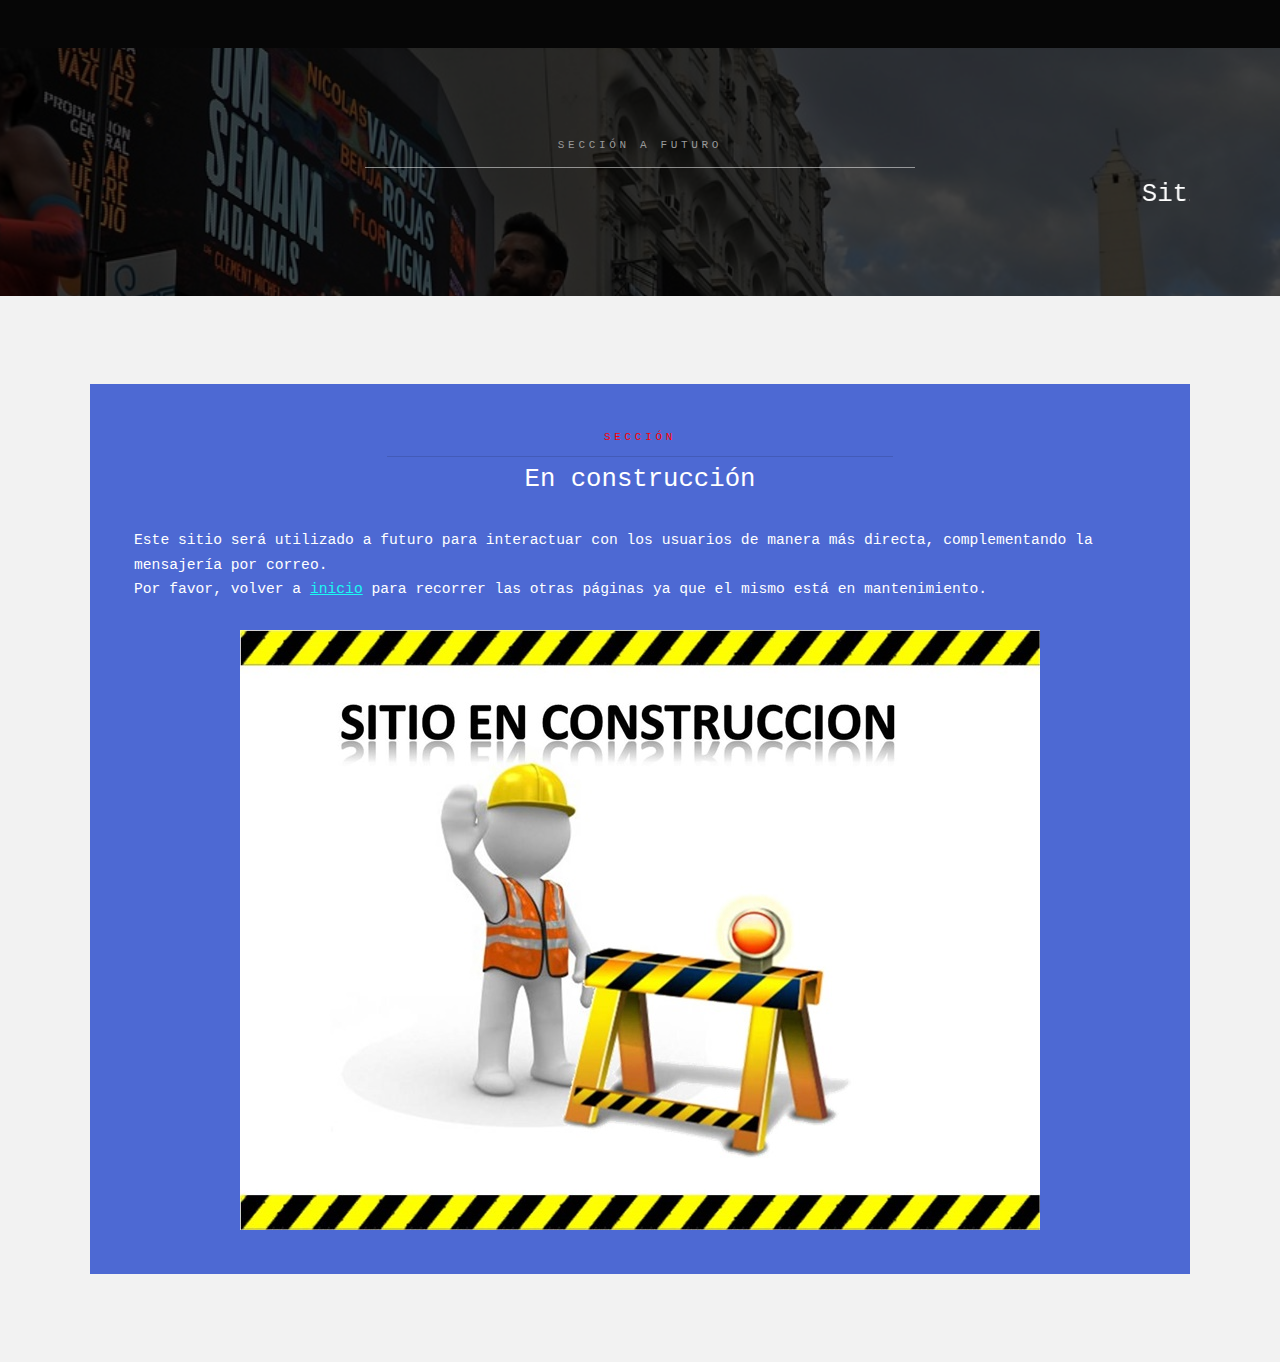
<file: En construcción.html>
<!DOCTYPE HTML>
<!--
	Hielo by TEMPLATED
	templated.co @templatedco
	Released for free under the Creative Commons Attribution 3.0 license (templated.co/license)
-->
<html>
	<head>
		<title>Página en construcción</title>
		<meta charset="utf-8" />
		<meta name="viewport" content="width=device-width, initial-scale=1" />
		<link rel="stylesheet" href="assets/css/estilo.css" />
	</head>
	<body class="subpage">

		<!-- Header -->
		<header id="header">

		</header>

		<!-- Nav -->
			<nav id="menu">
				<ul class="links">
					<li><a href="index.html">Inicio</a></li>
				</ul>
			</nav>

		<!-- One -->
			<section id="One" class="wrapper style3">
				<div class="inner">
					<header class="align-center">
						<p>Sección a futuro</p>
						<marquee><h2>Sitio en construcción</h2></marquee>
					</header>
				</div>
			</section>

		<!-- Two -->
		 	<section id="two" class="wrapper style2">
				<div class="inner">
					<div class="box">
						<div class="content">
							<header class="align-center">
								<p>Sección</p>
								<h2>En construcción</h2>
							</header>
<p>Este sitio será utilizado a futuro para interactuar con los usuarios de manera más directa, complementando la mensajería por correo. <br>
Por favor, volver a <a href="index.html">inicio</a> para recorrer las otras páginas ya que el mismo está en mantenimiento.</p>
<img src="images/Sitio en construcción.jpg" alt="">
						</div>
					</div>
				</div>
			</section>

		<!-- Footer -->
		

		<!-- Scripts -->
			<script src="assets/js/jquery.min.js"></script>
			<script src="assets/js/jquery.scrollex.min.js"></script>
			<script src="assets/js/skel.min.js"></script>
			<script src="assets/js/util.js"></script>
			<script src="assets/js/main.js"></script>

	</body>
</html>
</file>
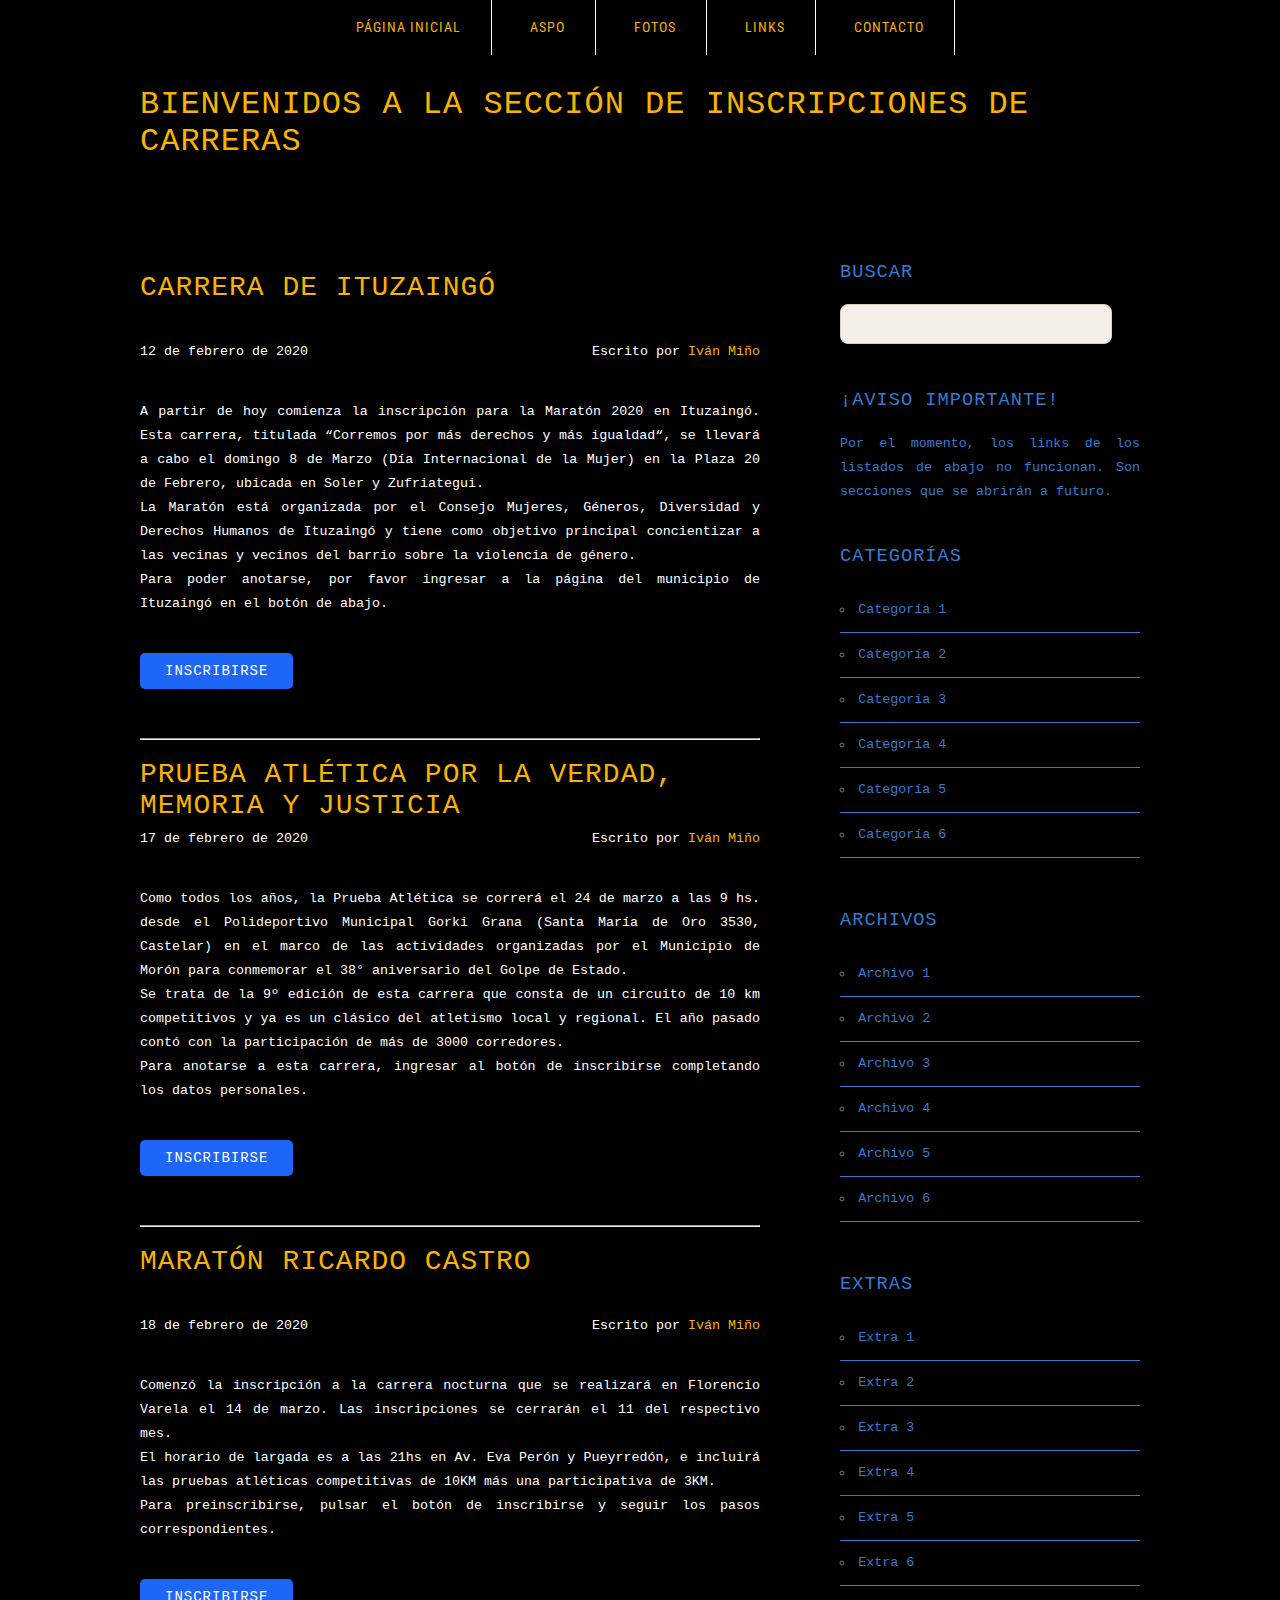
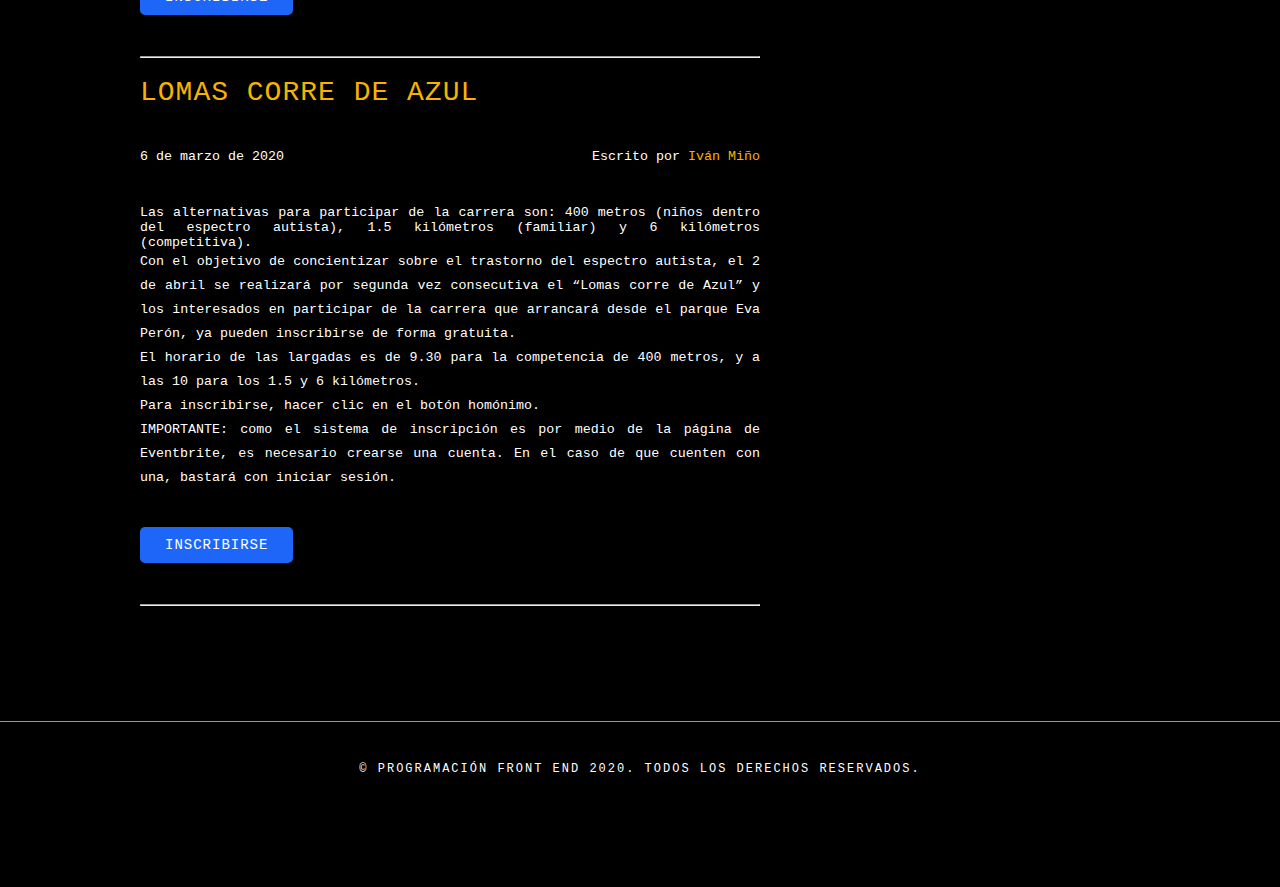
<file: Inscripciones.html>
<!DOCTYPE html PUBLIC "-//W3C//DTD XHTML 1.0 Strict//EN" "http://www.w3.org/TR/xhtml1/DTD/xhtml1-strict.dtd">
<!--
Design by TEMPLATED
http://templated.co
Released for free under the Creative Commons Attribution License

Name       : Forthright
Description: A two-column, fixed-width design with dark color scheme.
Version    : 1.0
Released   : 20130409

-->
<html xmlns="http://www.w3.org/1999/xhtml">
<head>
<meta name="keywords" content="" />
<meta name="description" content="" />
<meta http-equiv="content-type" content="text/html; charset=utf-8" />
<title>Novedades</title>
<link href="http://fonts.googleapis.com/css?family=Roboto+Condensed|Open+Sans:400,300,700|Yesteryear" rel="stylesheet" type="text/css" />
<link href="assets/css/estilo2.css" rel="stylesheet" type="text/css" media="screen" />
</head>
<body>
<div id="menu-wrapper">
	<div id="menu">
		<ul>
			<li class="current_page_item"><a href="index.html">Página inicial</a></li>
			<li><a href="Novedades.html">ASPO</a></li>
			<li><a href="#">Fotos</a></li>
			<li><a href="#">Links</a></li>
			<li><a href="contacto.html">Contacto</a></li>
		</ul>
	</div>
	<!-- end #menu -->
</div>
<div id="header-wrapper">
	<div id="header">
		<div id="logo">
			<h2>Bienvenidos a la sección de inscripciones de carreras</h2>
		</div>
	</div>
</div>
<div id="wrapper">
	<!-- end #header -->
	<div id="page">
		<div id="page-bgtop">
			<div id="page-bgbtm">
				<div id="content">
					<div class="post">
						<h2 class="title"><a href="#">Carrera de Ituzaingó</a></h2><br>
						<p class="meta"><span class="date">12 de febrero de 2020</span><span class="posted">Escrito por <a href="#">Iván Miño</a></span></p>
						<div style="clear: both;">&nbsp;</div>
						<div class="entry">
							<p>A partir de hoy comienza la inscripción para la Maratón 2020 en Ituzaingó. Esta carrera, titulada “Corremos por más derechos y más igualdad“, se llevará a cabo el domingo 8 de Marzo (Día Internacional de la Mujer) en la Plaza 20 de Febrero, ubicada en Soler y Zufriategui.<br>
							La Maratón está organizada por el Consejo Mujeres, Géneros, Diversidad y Derechos Humanos de Ituzaingó y tiene como objetivo principal concientizar a las vecinas y vecinos del barrio sobre la violencia de género.<br>
							Para poder anotarse, por favor ingresar a la página del municipio de Ituzaingó en el botón de abajo.</p>
							<p class="links"><a href="http://www.miituzaingo.gov.ar/" target="_blank" class="button">Inscribirse</a></p>
						</div>
					</div>
					<hr>
					<div class="post post-alt">
						<h2 class="title"><a href="#"></a>Prueba atlética por la verdad, memoria y justicia</h2><br>
						<p class="meta"><span class="date">17 de febrero de 2020</span><span class="posted">Escrito por <a href="#">Iván Miño</a></span></p>
						<div style="clear: both;">&nbsp;</div>
						<div class="entry">
							<p>Como todos los años, la Prueba Atlética se correrá el 24 de marzo a las 9 hs. desde el Polideportivo Municipal Gorki Grana (Santa María de Oro 3530, Castelar) en el marco de las actividades organizadas por el Municipio de Morón para conmemorar el 38° aniversario del Golpe de Estado. <br>
							Se trata de la 9º edición de esta carrera que consta de un circuito de 10 km competitivos y ya es un clásico del atletismo local y regional. El año pasado contó con la participación de más de 3000 corredores. <br>
						Para anotarse a esta carrera, ingresar al botón de inscribirse completando los datos personales.</p>
							<p class="links"><a href="https://apps.moron.gob.ar/carreramoron/" target="_blank" class="button">Inscribirse</a></p>
						</div>
					</div>
					<hr>
					<div class="post">
						<h2 class="title"><a href="#">Maratón Ricardo Castro </a></h2><br>
						<p class="meta"><span class="date">18 de febrero de 2020</span><span class="posted">Escrito por <a href="#">Iván Miño</a></span></p>
						<div style="clear: both;">&nbsp;</div>
						<div class="entry">
							<p>Comenzó la inscripción a la carrera nocturna que se realizará en Florencio Varela el 14 de marzo. Las inscripciones se cerrarán el 11 del respectivo mes.<br>
								El horario de largada es a las 21hs en Av. Eva Perón y Pueyrredón, e incluirá las pruebas atléticas competitivas de 10KM más una participativa de 3KM. <br>
							Para preinscribirse, pulsar el botón de inscribirse y seguir los pasos correspondientes.</p>
							<p class="links"><a href="http://www.varela.gov.ar/maratonnocturna" target="_blank" class="button">Inscribirse</a></p>
						</div>
						<hr>
						<div class="post">
							<h2 class="title"><a href="#">Lomas corre de azul</a></h2><br>
							<p class="meta"><span class="date">6 de marzo de 2020</span><span class="posted">Escrito por <a href="#">Iván Miño</a></span></p>
							<div style="clear: both;">&nbsp;</div>
							<div class="entry">
									Las alternativas para participar de la carrera son: 400 metros (niños dentro del espectro autista), 1.5 kilómetros (familiar) y 6 kilómetros (competitiva).<br>
									<p>Con el objetivo de concientizar sobre el trastorno del espectro autista, el 2 de abril se realizará por segunda vez consecutiva el “Lomas corre de Azul” y los interesados en participar de la carrera que arrancará desde el parque Eva Perón, ya pueden inscribirse de forma gratuita. <br>
									El horario de las largadas es de 9.30 para la competencia de 400 metros, y a las 10 para los 1.5 y 6 kilómetros.<br>
								Para inscribirse, hacer clic en el botón homónimo. <br>
							IMPORTANTE: como el sistema de inscripción es por medio de la página de Eventbrite, es necesario crearse una cuenta. En el caso de que cuenten con una, bastará con iniciar sesión.</p>
								<p class="links"><a href="https://www.eventbrite.com.ar/e/lomas-corre-de-azul-segunda-edicion-tickets-98347109853" target="_blank" class="button">Inscribirse</a></p>
							</div>
							<hr>
						</div>
					</div>
					<div style="clear: both;">&nbsp;</div>
				</div>
				<!-- end #content -->
				<div id="sidebar">
					<ul>
						<li>
							<h2>Buscar</h2>
							<div id="search" >
								<form method="get" action="#">
									<div>
										<input type="text" name="s" id="search-text" value="" />
										<input type="submit" id="search-submit" value="" />
									</div>
								</form>
							</div>
							<div style="clear: both;">&nbsp;</div>
						</li>
						<li>
							<h2>¡Aviso importante!</h2>
							<p>Por el momento, los links de los listados de abajo no funcionan. Son secciones que se abrirán a futuro.</p>
						</li>
						<li>
							<h2>Categorías</h2>
							<ul>
								<li><a href="#">Categoría 1</a></li>
								<li><a href="#">Categoría 2</a></li>
								<li><a href="#">Categoría 3</a></li>
								<li><a href="#">Categoría 4</a></li>
								<li><a href="#">Categoría 5</a></li>
								<li><a href="#">Categoría 6</a></li>
							</ul>
						</li>
						<li>
							<h2>Archivos</h2>
							<ul>
								<li><a href="#">Archivo 1</a></li>
								<li><a href="#">Archivo 2</a></li>
								<li><a href="#">Archivo 3</a></li>
								<li><a href="#">Archivo 4</a></li>
								<li><a href="#">Archivo 5</a></li>
								<li><a href="#">Archivo 6</a></li>
							</ul>
						</li>
						<li>
							<h2>Extras</h2>
							<ul>
								<li><a href="#">Extra 1</a></li>
								<li><a href="#">Extra 2</a></li>
								<li><a href="#">Extra 3</a></li>
								<li><a href="#">Extra 4</a></li>
								<li><a href="#">Extra 5</a></li>
								<li><a href="#">Extra 6</a></li>
							</ul>
						</li>
					</ul>
				</div>
				<!-- end #sidebar -->
				<div style="clear: both;">&nbsp;</div>
			</div>
		</div>
	</div>
	<!-- end #page -->
</div>
<div id="footer">
	<p>&copy; Programación Front End 2020. Todos los derechos reservados.
</div>
<!-- end #footer -->
</body>
</html>
</file>
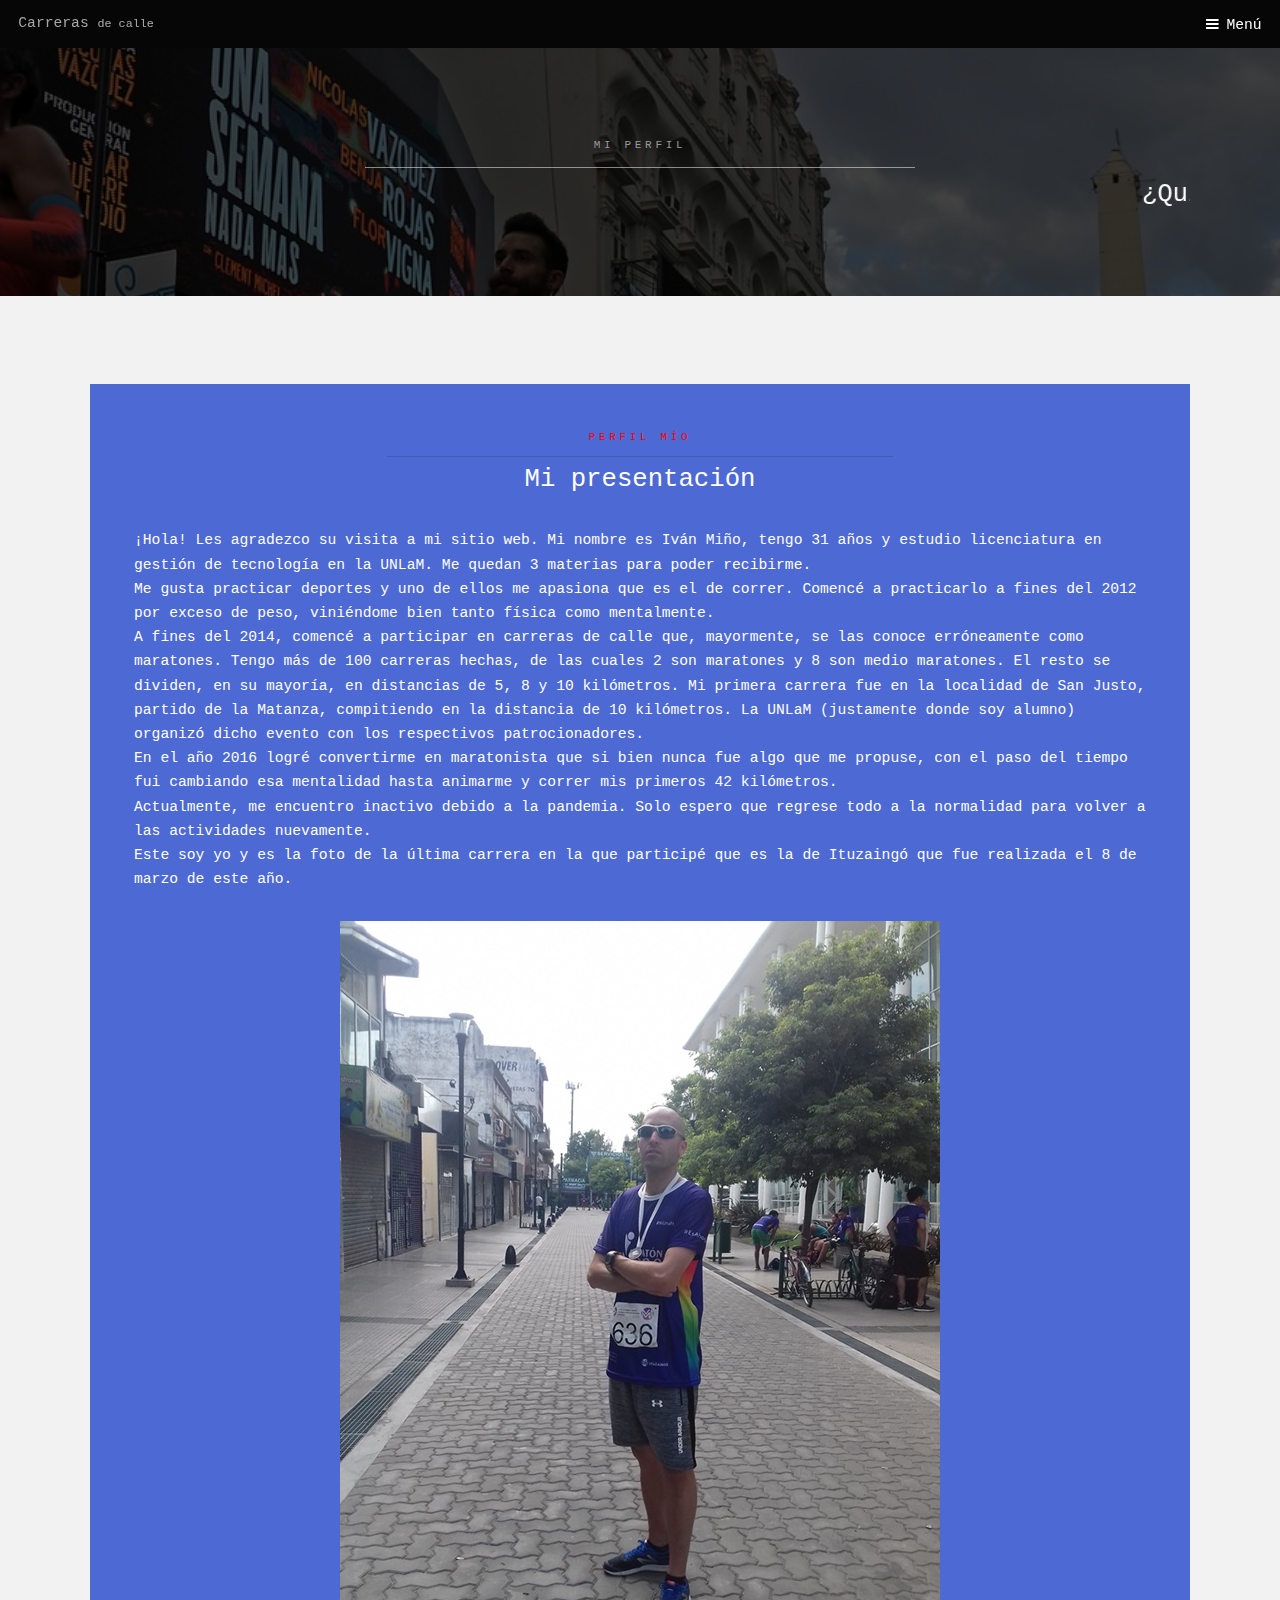
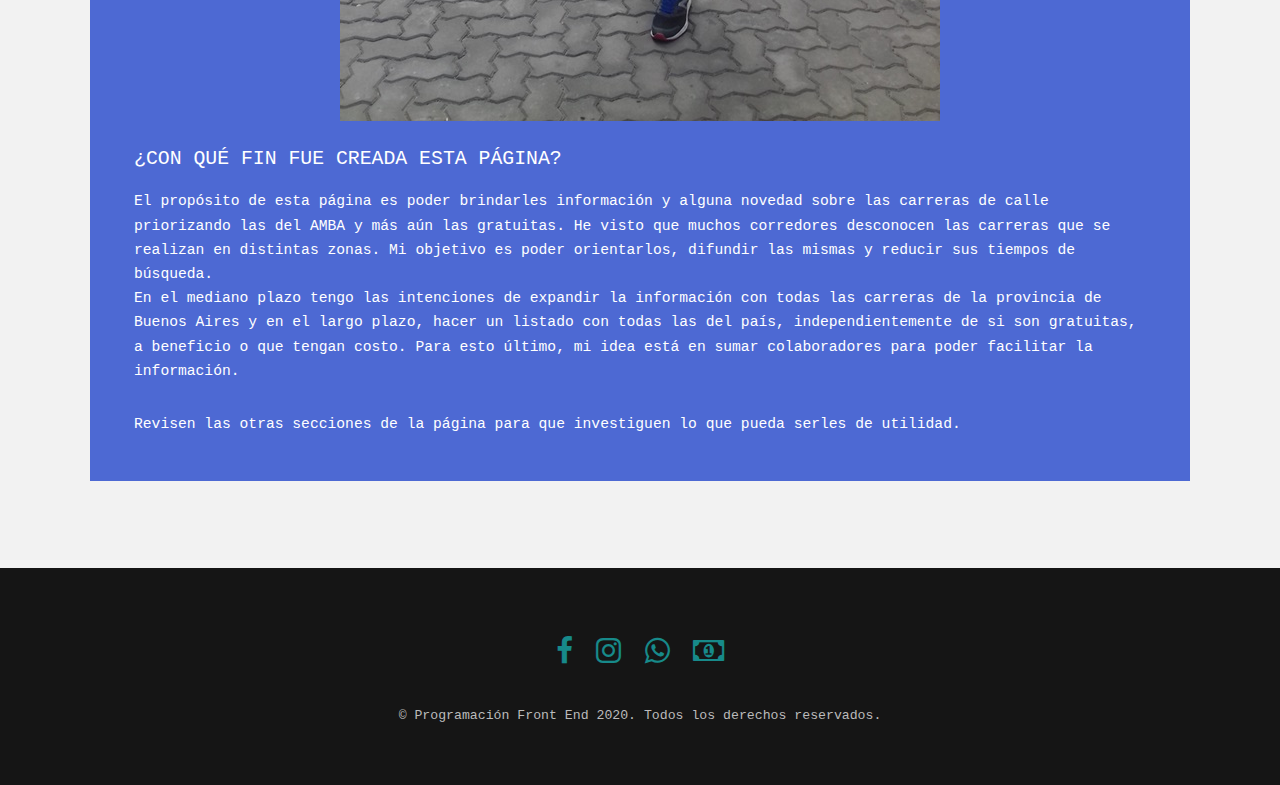
<file: Mi blog.html>
<!DOCTYPE HTML>
<!--
	Hielo by TEMPLATED
	templated.co @templatedco
	Released for free under the Creative Commons Attribution 3.0 license (templated.co/license)
-->
<html>
	<head>
		<title>Blog personal</title>
		<meta charset="utf-8" />
		<meta name="viewport" content="width=device-width, initial-scale=1" />
		<link rel="stylesheet" href="assets/css/estilo.css" />
	</head>
	<body class="subpage">

		<!-- Header -->
			<header id="header">
				<div class="logo">Carreras <span>de calle</span></a></div>

				<a href="#menu">Menú</a>
			</header>

		<!-- Nav -->
			<nav id="menu">
				<ul class="links">
					<li><a href="index.html">Inicio</a></li>
					<li><a href="Calendario.html">Calendario anual de carreras gratuitas</a></li>
					<li><a href="Carrera de calle.html">Carrera de calle</a></li>
					<li><a href="Carrera de trail.html">Carrera de trail</a></li>
				</ul>
			</nav>

		<!-- One -->
		<section id="One" class="wrapper style3">
			<div class="inner">
				<header class="align-center">
					<p>Mi perfil</p>
					<marquee><h2>¿Quién soy?</h2></marquee>
				</header>
			</div>
		</section>

		<!-- Two -->
		 	<section id="two" class="wrapper style2">
				<div class="inner">
					<div class="box">
						<div class="content">
							<header class="align-center">
								<p>Perfil mío</p>
								<h2>Mi presentación</h2>
							</header>
<p>¡Hola! Les agradezco su visita a mi sitio web. Mi nombre es Iván Miño, tengo 31 años y estudio licenciatura en gestión de tecnología en la UNLaM. Me quedan 3 materias para poder recibirme.<br>
Me gusta practicar deportes y uno de ellos me apasiona que es el de correr. Comencé a practicarlo a fines del 2012 por exceso de peso, viniéndome bien tanto física como mentalmente.<br>
A fines del 2014, comencé a participar en carreras de calle que, mayormente, se las conoce erróneamente como maratones. Tengo más de 100 carreras hechas, de las cuales 2 son maratones y 8 son medio maratones. El resto se dividen, en su mayoría, en distancias de 5, 8 y 10 kilómetros. Mi primera carrera fue en la localidad de San Justo,
partido de la Matanza, compitiendo en la distancia de 10 kilómetros. La UNLaM (justamente donde soy alumno) organizó dicho evento con los respectivos patrocionadores.<br>
En el año 2016 logré convertirme en maratonista que si bien nunca fue algo que me propuse, con el paso del tiempo fui cambiando esa mentalidad hasta animarme y correr mis primeros 42 kilómetros.<br>
Actualmente, me encuentro inactivo debido a la pandemia. Solo espero que regrese todo a la normalidad para volver a las actividades nuevamente. <br>
Este soy yo y es la foto de la última carrera en la que participé que es la de Ituzaingó que fue realizada el 8 de marzo de este año.</p>
<img src="images/Ituzaingó.jpg" alt="">
<br>
<h3>¿CON QUÉ FIN FUE CREADA ESTA PÁGINA?</h3>
<p>El propósito de esta página es poder brindarles información y alguna novedad sobre las carreras de calle priorizando las del AMBA y más aún las gratuitas. He visto que muchos corredores desconocen las carreras que se realizan en distintas zonas. Mi objetivo es poder orientarlos, difundir las mismas y reducir sus tiempos de búsqueda.<br>
En el mediano plazo tengo las intenciones de expandir la información con todas las carreras de la provincia de Buenos Aires y en el largo plazo, hacer un listado con todas las del país, independientemente de si son gratuitas, a beneficio o que tengan costo. Para esto último, mi idea está en sumar colaboradores para poder facilitar la información.<p>
<p>Revisen las otras secciones de la página para que investiguen lo que pueda serles de utilidad.</p>




						</div>
					</div>
				</div>
			</section>

		<!-- Footer -->
			<footer id="footer">
				<div class="container">
					<ul class="icons">
						<li><a href="https://www.facebook.com/iem892" target="_blank" class="icon fa-facebook"><span class="label">Facebook</span></a></li>
						<li><a href="https://www.instagram.com/ivan.e.mino" target="_blank" class="icon fa-instagram"><span class="label">Instagram</span></a></li>
						<li><a href="https://wa.me/5491162767459" target="_blank" class="icon fa-whatsapp"><span class="label">WhatsApp</span></a></li>
						<li><a href="https://www.patreon.com" target="_blank" class="icon fa-money"><span class="label">Patreon</span></a></li>
					</ul>
				</div>
				<div class="copyright">
					&copy; Programación Front End 2020. Todos los derechos reservados.
				</div>
			</footer>

		<!-- Scripts -->
			<script src="assets/js/jquery.min.js"></script>
			<script src="assets/js/jquery.scrollex.min.js"></script>
			<script src="assets/js/skel.min.js"></script>
			<script src="assets/js/util.js"></script>
			<script src="assets/js/main.js"></script>

	</body>
</html>
</file>
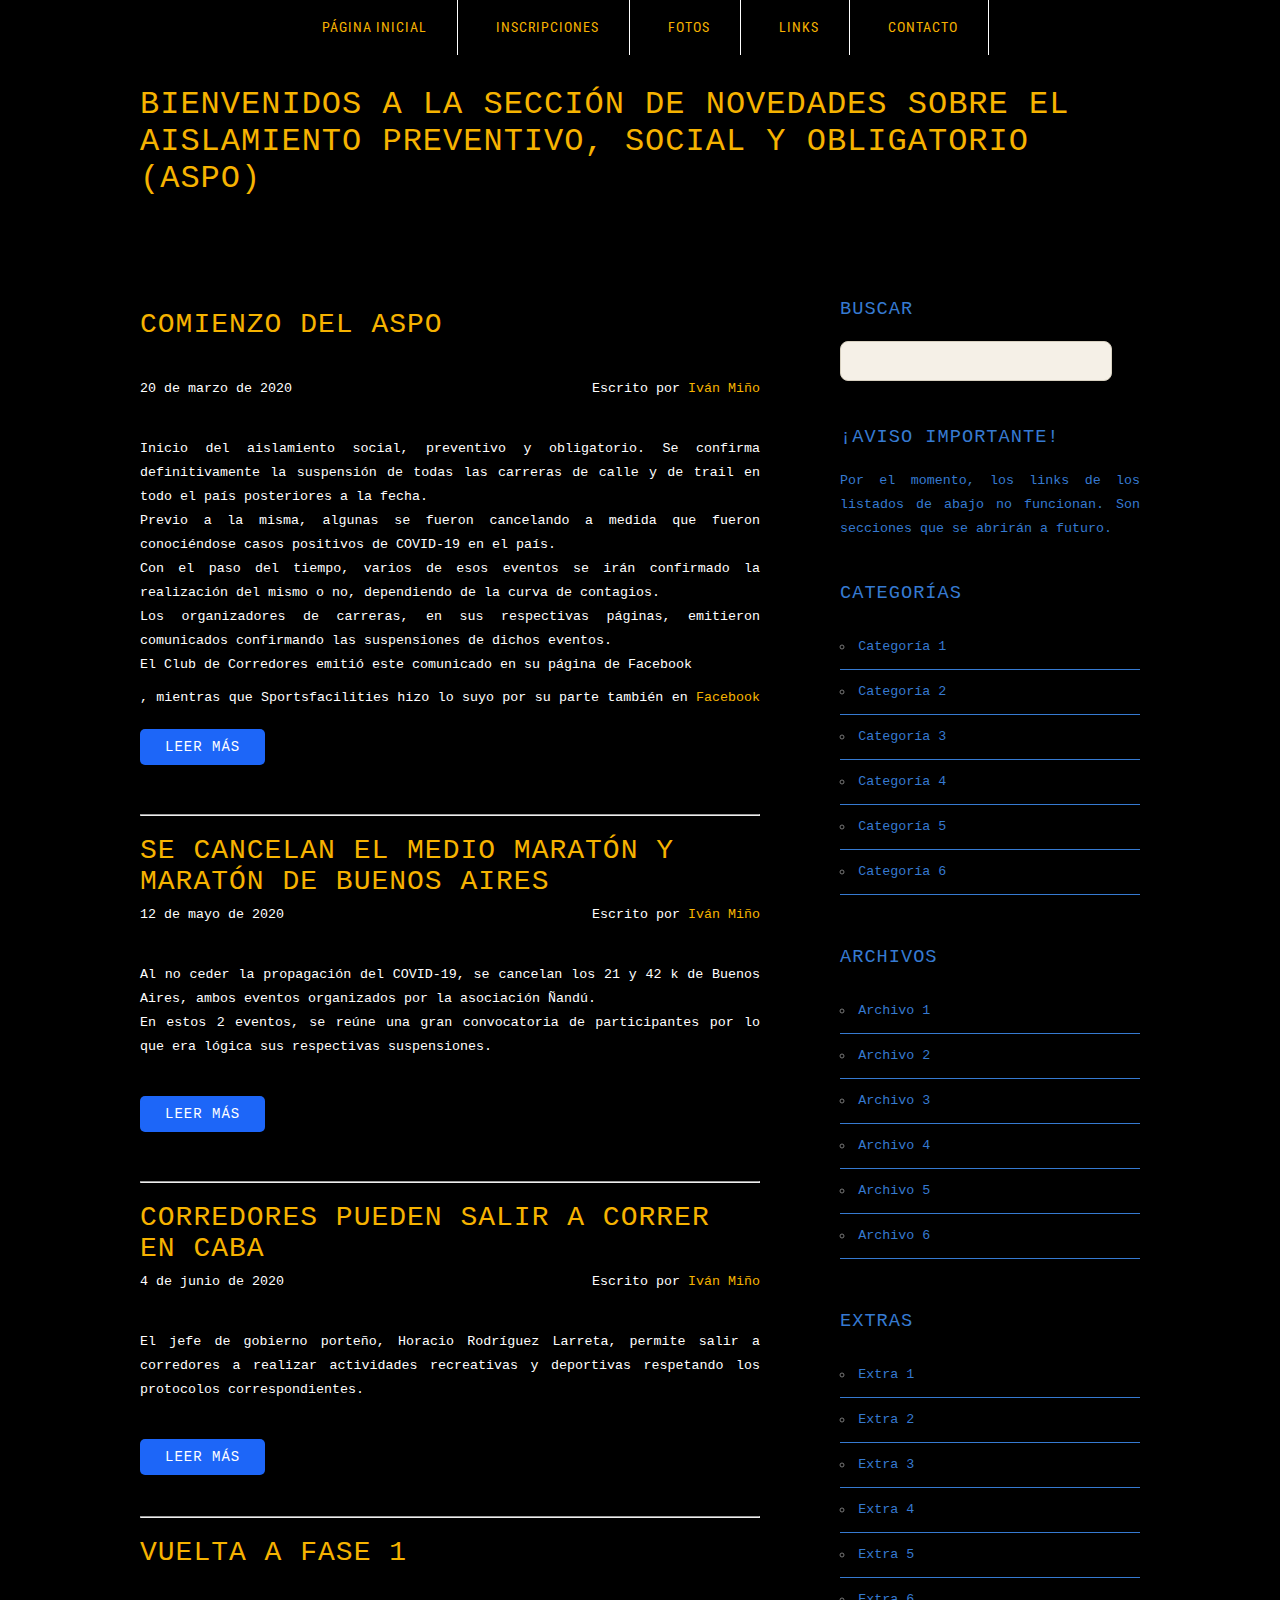
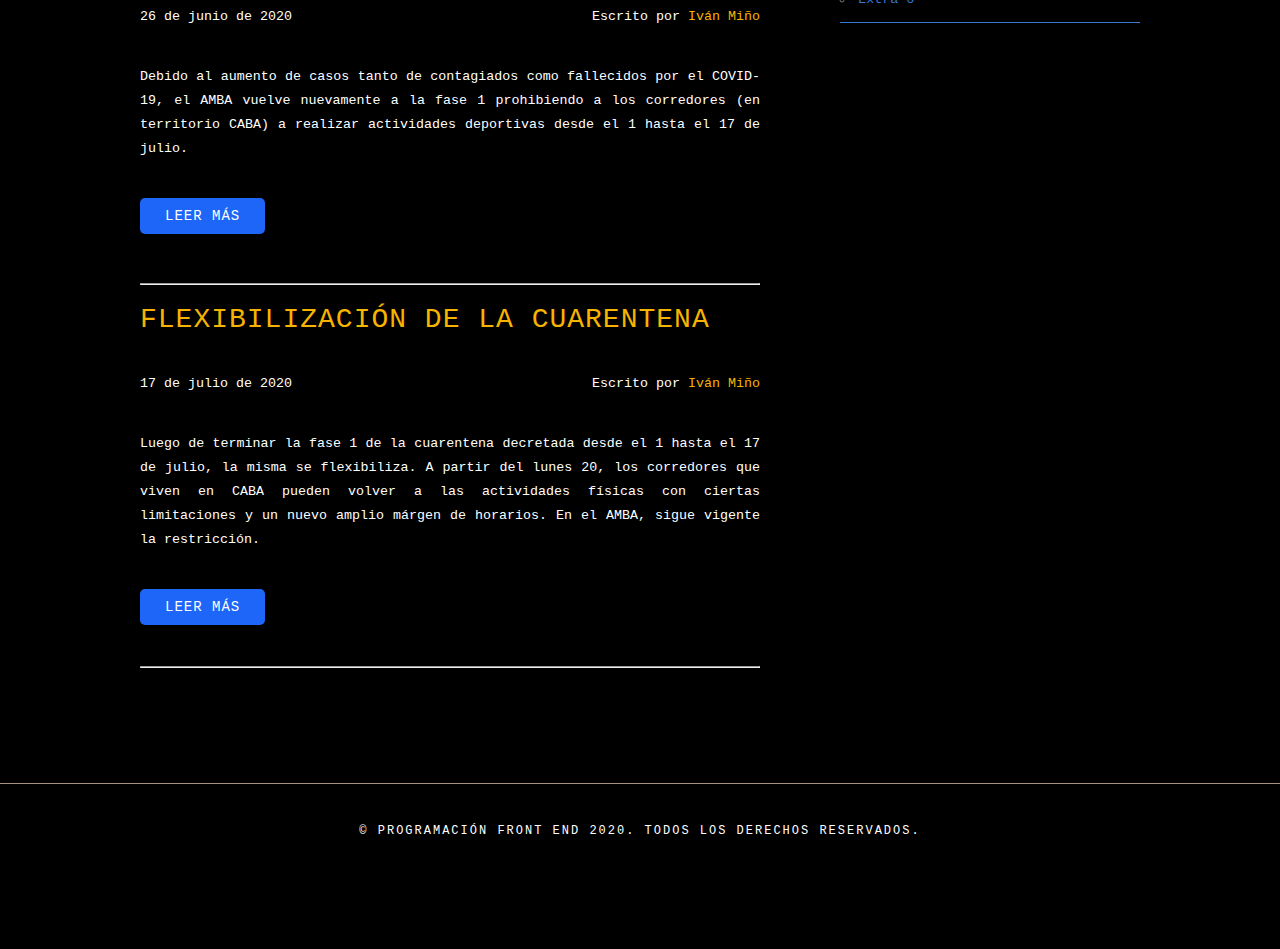
<file: Novedades.html>
<!DOCTYPE html PUBLIC "-//W3C//DTD XHTML 1.0 Strict//EN" "http://www.w3.org/TR/xhtml1/DTD/xhtml1-strict.dtd">
<!--
Design by TEMPLATED
http://templated.co
Released for free under the Creative Commons Attribution License

Name       : Forthright
Description: A two-column, fixed-width design with dark color scheme.
Version    : 1.0
Released   : 20130409

-->
<html xmlns="http://www.w3.org/1999/xhtml">
<head>
<meta name="keywords" content="" />
<meta name="description" content="" />
<meta http-equiv="content-type" content="text/html; charset=utf-8" />
<title>Novedades</title>
<link href="http://fonts.googleapis.com/css?family=Roboto+Condensed|Open+Sans:400,300,700|Yesteryear" rel="stylesheet" type="text/css" />
<link href="assets/css/estilo2.css" rel="stylesheet" type="text/css" media="screen" />
</head>
<body>
<div id="menu-wrapper">
	<div id="menu">
		<ul>
			<li class="current_page_item"><a href="index.html">Página inicial</a></li>
			<li><a href="Inscripciones.HTML">Inscripciones</a></li>
			<li><a href="#">Fotos</a></li>
			<li><a href="#">Links</a></li>
			<li><a href="contacto.html">Contacto</a></li>
		</ul>
	</div>
	<!-- end #menu -->
</div>
<div id="header-wrapper">
	<div id="header">
		<div id="logo">
			<h2>Bienvenidos a la sección de novedades sobre el aislamiento preventivo, social y obligatorio (ASPO)</h2>
		</div>
	</div>
</div>
<div id="wrapper">
	<!-- end #header -->
	<div id="page">
		<div id="page-bgtop">
			<div id="page-bgbtm">
				<div id="content">
					<div class="post">
						<h2 class="title"><a href="#">Comienzo del ASPO</a></h2><br>
						<p class="meta"><span class="date">20 de marzo de 2020</span><span class="posted">Escrito por <a href="#">Iván Miño</a></span></p>
						<div style="clear: both;">&nbsp;</div>
						<div class="entry">
							<p>Inicio del aislamiento social, preventivo y obligatorio. Se confirma definitivamente la suspensión de todas las carreras de calle y de trail en todo el país posteriores a la fecha.<br>
								Previo a la misma, algunas se fueron cancelando a medida que fueron conociéndose casos positivos de COVID-19 en el país.<br>
							Con el paso del tiempo, varios de esos eventos se irán confirmado la realización del mismo o no, dependiendo de la curva de contagios.<br>
						Los organizadores de carreras, en sus respectivas páginas, emitieron comunicados confirmando las suspensiones de dichos eventos. <br>
					El Club de Corredores emitió este comunicado en su página de <a href="https://www.facebook.com/clubdecorredores/posts/2813870998648859" target="_blank"></a>Facebook</p>, mientras que Sportsfacilities hizo lo suyo por su parte también en <a href="https://www.facebook.com/Sportsfacilities/photos/a.395480510487502/2808735205828675/" target="_blank">Facebook</a>
							<p class="links"><a href="https://www.infobae.com/politica/2020/03/20/alberto-fernandez-anuncio-que-la-cuarentena-obligatoria-comienza-esta-medianoche-y-se-extendera-hasta-el-31-de-marzo/" target="_blank" class="button">Leer más</a></p>
						</div>
					</div>
					<hr>
					<div class="post post-alt">
						<h2 class="title"><a href="#">Se cancelan el medio maratón y maratón de Buenos Aires</a></h2><br>
						<p class="meta"><span class="date">12 de mayo de 2020</span><span class="posted">Escrito por <a href="#">Iván Miño</a></span></p>
						<div style="clear: both;">&nbsp;</div>
						<div class="entry">
							<p>Al no ceder la propagación del COVID-19, se cancelan los 21 y 42 k de Buenos Aires, ambos eventos organizados por la asociación Ñandú.<br>
							En estos 2 eventos, se reúne una gran convocatoria de participantes por lo que era lógica sus respectivas suspensiones.</p>
							<p class="links"><a href="https://www.ole.com.ar/running/suspendio-maraton-buenos-aires_0_C6tkmV1_b.html" target="_blank" class="button">Leer más</a></p>
						</div>
					</div>
					<hr>
					<div class="post">
						<h2 class="title"><a href="#">Corredores pueden salir a correr en CABA </a></h2><br>
						<p class="meta"><span class="date">4 de junio de 2020</span><span class="posted">Escrito por <a href="#">Iván Miño</a></span></p>
						<div style="clear: both;">&nbsp;</div>
						<div class="entry">
							<p>El jefe de gobierno porteño, Horacio Rodríguez Larreta, permite salir a corredores a realizar actividades recreativas y deportivas respetando los protocolos correspondientes.<br></p>
							<p class="links"><a href="https://www.clarin.com/sociedad/cuarentena-coronavirus-video-horacio-rodriguez-larreta-podra-salir-correr-20-pm-am_3_tFO7tJMTE.html" target="_blank" class="button">Leer más</a></p>
						</div>
						<hr>
						<div class="post">
							<h2 class="title"><a href="#">Vuelta a fase 1</a></h2><br>
							<p class="meta"><span class="date">26 de junio de 2020</span><span class="posted">Escrito por <a href="#">Iván Miño</a></span></p>
							<div style="clear: both;">&nbsp;</div>
							<div class="entry">
								<p>Debido al aumento de casos tanto de contagiados como fallecidos por el COVID-19, el AMBA vuelve nuevamente a la fase 1 prohibiendo a los corredores (en territorio CABA) a realizar actividades deportivas desde el 1 hasta el 17 de julio.</p>
								<p class="links"><a href="https://www.mdzol.com/politica/2020/6/26/alberto-fernandez-desde-julio-amba-vuelve-fase-de-la-cuarentena-88286.html" target="_blank" class="button">Leer más</a></p>
							</div>
						</div>
						<hr>
						<div class="post">
							<h2 class="title"><a href="#">Flexibilización de la cuarentena</a></h2><br>
							<p class="meta"><span class="date">17 de julio de 2020</span><span class="posted">Escrito por <a href="#">Iván Miño</a></span></p>
							<div style="clear: both;">&nbsp;</div>
							<div class="entry">
								<p>Luego de terminar la fase 1 de la cuarentena decretada desde el 1 hasta el 17 de julio, la misma se flexibiliza. A partir del lunes 20, los corredores que viven en CABA pueden volver a las actividades físicas con ciertas limitaciones y un nuevo amplio márgen de horarios. En el AMBA, sigue vigente la restricción.</p>
								<p class="links"><a href="https://www.masaireweb.com/entrenamiento/todo-lo-que-debes-saber-si-vas-a-salir-a-correr-en-capital-federal-15050" target="_blank" class="button">Leer más</a></p>
							</div>
							<hr>
						</div>
					</div>
					<div style="clear: both;">&nbsp;</div>
				</div>
				<!-- end #content -->
				<div id="sidebar">
					<ul>
						<li>
							<h2>Buscar</h2>
							<div id="search" >
								<form method="get" action="#">
									<div>
										<input type="text" name="s" id="search-text" value="" />
										<input type="submit" id="search-submit" value="" />
									</div>
								</form>
							</div>
							<div style="clear: both;">&nbsp;</div>
						</li>
						<li>
							<h2>¡Aviso importante!</h2>
							<p>Por el momento, los links de los listados de abajo no funcionan. Son secciones que se abrirán a futuro.</p>
						</li>
						<li>
							<h2>Categorías</h2>
							<ul>
								<li><a href="#">Categoría 1</a></li>
								<li><a href="#">Categoría 2</a></li>
								<li><a href="#">Categoría 3</a></li>
								<li><a href="#">Categoría 4</a></li>
								<li><a href="#">Categoría 5</a></li>
								<li><a href="#">Categoría 6</a></li>
							</ul>
						</li>
						<li>
							<h2>Archivos</h2>
							<ul>
								<li><a href="#">Archivo 1</a></li>
								<li><a href="#">Archivo 2</a></li>
								<li><a href="#">Archivo 3</a></li>
								<li><a href="#">Archivo 4</a></li>
								<li><a href="#">Archivo 5</a></li>
								<li><a href="#">Archivo 6</a></li>
							</ul>
						</li>
						<li>
							<h2>Extras</h2>
							<ul>
								<li><a href="#">Extra 1</a></li>
								<li><a href="#">Extra 2</a></li>
								<li><a href="#">Extra 3</a></li>
								<li><a href="#">Extra 4</a></li>
								<li><a href="#">Extra 5</a></li>
								<li><a href="#">Extra 6</a></li>
							</ul>
						</li>
					</ul>
				</div>
				<!-- end #sidebar -->
				<div style="clear: both;">&nbsp;</div>
			</div>
		</div>
	</div>
	<!-- end #page -->
</div>
<div id="footer">
	<p>&copy; Programación Front End 2020. Todos los derechos reservados.
</div>
<!-- end #footer -->
</body>
</html>
</file>
<file: assets/css/estilo2.css>
/*
Design by TEMPLATED
http://templated.co
Released for free under the Creative Commons Attribution License
*/

body {
	margin: 0;
	padding: 0;
	background: #000000;
	font-family: Courier;
	font-size: 10pt;
	color: #FFFFFF;
}

h1, h2, h3 {
	margin: 0px;
	padding: 0px;
	letter-spacing: -2px;
	text-transform: uppercase;
	font-family: 'Arvo', Courier;
	font-weight: normal;
	color: #F6B300;
}

h1 {
	font-size: 2em;
}

h2 {
	letter-spacing: 1px;
	font-size: 2.4em;
}

h3 {
	font-size: 1.6em;
}

p, ul, ol {
	margin-top: 0;
	line-height: 180%;
}

ul, ol {
}

a {
	text-decoration: none;
	color: #F6B300;
}

a:hover {
}

/* Header */

#header-wrapper {
}

#header {
	clear: both;
	width: 1000px;
	margin: 0px auto;
}

/* Logo */

#logo {
	margin: 0px;
	padding: 30px 0px;
	color: #000000;
}

#logo h1, #logo p {
	margin: 0;
	padding: 0;
}

#logo h1 {
	margin: 0px;
	padding: 30px 0px;
	text-align: center;
	text-transform: lowercase;
	font-size: 4em;
	font-weight: 400;
	color: #FFF;
}

#logo h1 span {
}

#logo a {
	border: none;
	background: none;
	text-decoration: none;
	color: #FFF;
}

/* Search */

#search {
	width: 320px;
	height: 60px;
	padding: 0px;
}

#search form {
	margin: 0px;
	padding: 0px;
}

#search fieldset {
	margin: 0;
	padding: 0;
	border: none;
}

#search-text {
	width: 250px;
	outline: none;
	background: #F5F0E7;
	border: 1px solid #D7D0C0;
	padding: 10px;
	border-radius: 8px;
	text-transform: lowercase;
	font-family: 'Open Sans', sans-serif;
	color: #454545;
}

#search-submit {
	width: 62px;
	height: 22px;
	display: none;
	border: none;
	color: #FFFFFF;
}

/* Menu */

#menu-wrapper {
	overflow: hidden;
	height: 56px;
}

#menu {
	width: 1100px;
	height: 55px;
	margin: 0px auto;
	padding: 0px;
	background: #000000;
}

#menu ul {
	margin: 0;
	padding: 0px 0px 0px 0px;
	list-style: none;
	line-height: normal;
	text-align: center;
}

#menu li {
	display: inline-block;
	border-right: 1px solid #FFFFFF;
}

#menu a {
	display: block;
	letter-spacing: 1px;
	margin: 0px 10px;
	line-height: 55px;
	padding: 0 20px;
	text-decoration: none;
	text-align: center;
	text-transform: uppercase;
	font-family: 'Roboto Condensed', Courier;
	font-size: 14px;
	font-weight: normal;
	color: #00000;
	border: none;
}

#menu a:hover, #menu .current_page_item a {
	text-decoration: none;
}

#menu .current_page_item a {
}

/* Page */

#wrapper
{
	overflow: hidden;
	padding-bottom: 40px;
}

#page {
	overflow: hidden;
	width: 1000px;
	margin: 0px auto;
	padding: 70px 50px 30px 50px;
	background: ##2665B4 ;
}

/* Content */

#content {
	float: left;
	width: 620px;
}

.post {
	margin-bottom: 15px;
}

.post-alt
{
}

.post .title {
	height: 38px;
	margin-bottom: 10px;
	padding: 12px 0 0 0px;
	font-size: 28px;
}

.post .title a {
	border: none;
	color: #F6B300;
}

.post .meta {
	margin-bottom: 30px;
	padding: 5px 0px 15px 0px;
	text-align: left;
	font-weight: normal;
}

.post .meta .date {
	float: left;
}

.post .meta .posted {
	float: right;
}

.post .meta a {
}

.post .entry {
	padding: 0px 0px 20px 0px;
	padding-bottom: 20px;
	text-align: justify;
}

.links {
	display: inline-block;
	height: 30px;
	padding: 30px 0px 0px 0px;
	font-size: 14px;
	font-weight: normal;
	color: #1C1C1C;
}

.button
{
	padding: 10px 25px;
	background: #1D66F8  ;
	border-radius: 5px;
	letter-spacing: 1px;
	text-transform: uppercase;
	font-size: 14px;
	color: #FFFFFF;
}

/* Sidebar */

#sidebar {
	float: right;
	width:300px;
	margin: 0px;
	color: #787878;
}

#sidebar p
{
	color: #367AD1 ;
}


#sidebar ul {
	margin: 0;
	padding: 0;
	list-style: none;
}

#sidebar li {
	margin: 0;
	padding: 0;
}

#sidebar li ul {
	margin: 0px 0px;
	padding-bottom: 50px;
}

#sidebar li li {
	border-bottom: 1px solid #367AD1 ;
	margin: 0px 0px;
	padding: 10px 0px;
	border-left: none;
	list-style: inside circle;
}

#sidebar li li a {
	color: #367AD1 ;
}

#sidebar li li span {
	display: block;
	padding: 0;
	font-size: 11px;
	font-style: italic;
}

#sidebar h2 {
	padding-bottom: 20px;
	font-size: 1.4em;
	color: #367AD1 ;
}

#sidebar p {
	margin: 0px 0px 40px 0px;
	padding: 0px;
	text-align: justify;
}

#sidebar a {
	border: none;
}

#sidebar a:hover {
	text-decoration: underline;
}

/* Calendar */

#calendar {
}

#calendar_wrap {
	padding: 20px;
}

#calendar table {
	width: 100%;
}

#calendar tbody td {
	text-align: center;
}

#calendar #next {
	text-align: right;
}

/* Footer */

#footer {
	height: 150px;
	margin: 0 auto;
	padding: 0px 0 15px 0;
	background: #000000;
	border-top: 1px solid #A59282;
	font-family: 'Arvo', Courier;
}

#footer p {
	margin: 0;
	padding-top: 40px;
	line-height: normal;
	font-size: 12px;
	letter-spacing: 2px;
	text-transform: uppercase;
	text-align: center;
	color: #FFFFFF;
}

#footer a {
	color: #FFFFFF;
}

#banner {
	width: 1000px;
	margin: 0px auto;
}

#banner img
{
	border-radius: 8px;
}
</file>
<file: assets/css/estilo.css>
@charset "UTF-8";
@import url(font-awesome.min.css);
@import url("https://fonts.googleapis.com/css?family=Poppins:300,400,500,600,700");

/*
	Hielo by TEMPLATED
	templated.co @templatedco
	Released for free under the Creative Commons Attribution 3.0 license (templated.co/license)
*/

/* Reset */

	html, body, div, span, applet, object, iframe, h1, h2, h3, h4, h5, h6, p, blockquote, pre, a, abbr, acronym, address, big, cite, code, del, dfn, em, img, ins, kbd, q, s, samp, small, strike, strong, sub, sup, tt, var, b, u, i, center, dl, dt, dd, ol, ul, li, fieldset, form, label, legend, table, caption, tbody, tfoot, thead, tr, th, td, article, aside, canvas, details, embed, figure, figcaption, footer, header, hgroup, menu, nav, output, ruby, section, summary, time, mark, audio, video {
		margin: 0;
		padding: 0;
		border: 0;
		font-size: 100%;
		font: inherit;
		vertical-align: baseline;
	}

	article, aside, details, figcaption, figure, footer, header, hgroup, menu, nav, section {
		display: block;
	}

	body {
		line-height: 1;
	}

	ol, ul {
		list-style: none;
	}

	blockquote, q {
		quotes: none;
	}

	blockquote:before, blockquote:after, q:before, q:after {
		content: '';
		content: none;
	}

	table {
		border-collapse: collapse;
		border-spacing: 0;
	}

	body {
		-webkit-text-size-adjust: none;
	}

/* Box Model */

	*, *:before, *:after {
		-moz-box-sizing: border-box;
		-webkit-box-sizing: border-box;
		box-sizing: border-box;
	}

/* Containers */

	.container {
		margin-left: auto;
		margin-right: auto;
	}

	.container.\31 25\25 {
		width: 100%;
		max-width: 100rem;
		min-width: 80rem;
	}

	.container.\37 5\25 {
		width: 60rem;
	}

	.container.\35 0\25 {
		width: 40rem;
	}

	.container.\32 5\25 {
		width: 20rem;
	}

	.container {
		width: 80rem;
	}

	@media screen and (max-width: 1680px) {

		.container.\31 25\25 {
			width: 100%;
			max-width: 100rem;
			min-width: 80rem;
		}

		.container.\37 5\25 {
			width: 60rem;
		}

		.container.\35 0\25 {
			width: 40rem;
		}

		.container.\32 5\25 {
			width: 20rem;
		}

		.container {
			width: 80rem;
		}

	}

	@media screen and (max-width: 1280px) {

		.container.\31 25\25 {
			width: 100%;
			max-width: 81.25rem;
			min-width: 65rem;
		}

		.container.\37 5\25 {
			width: 48.75rem;
		}

		.container.\35 0\25 {
			width: 32.5rem;
		}

		.container.\32 5\25 {
			width: 16.25rem;
		}

		.container {
			width: 65rem;
		}

	}

	@media screen and (max-width: 980px) {

		.container.\31 25\25 {
			width: 100%;
			max-width: 112.5%;
			min-width: 90%;
		}

		.container.\37 5\25 {
			width: 67.5%;
		}

		.container.\35 0\25 {
			width: 45%;
		}

		.container.\32 5\25 {
			width: 22.5%;
		}

		.container {
			width: 90%;
		}

	}

	@media screen and (max-width: 736px) {

		.container.\31 25\25 {
			width: 100%;
			max-width: 112.5%;
			min-width: 90%;
		}

		.container.\37 5\25 {
			width: 67.5%;
		}

		.container.\35 0\25 {
			width: 45%;
		}

		.container.\32 5\25 {
			width: 22.5%;
		}

		.container {
			width: 90% !important;
		}

	}

	@media screen and (max-width: 480px) {

		.container.\31 25\25 {
			width: 100%;
			max-width: 112.5%;
			min-width: 90%;
		}

		.container.\37 5\25 {
			width: 67.5%;
		}

		.container.\35 0\25 {
			width: 45%;
		}

		.container.\32 5\25 {
			width: 22.5%;
		}

		.container {
			width: 90% !important;
		}

	}

/* Grid */

	.row {
		border-bottom: solid 1px transparent;
		-moz-box-sizing: border-box;
		-webkit-box-sizing: border-box;
		box-sizing: border-box;
	}

	.row > * {
		float: left;
		-moz-box-sizing: border-box;
		-webkit-box-sizing: border-box;
		box-sizing: border-box;
	}

	.row:after, .row:before {
		content: '';
		display: block;
		clear: both;
		height: 0;
	}

	.row.uniform > * > :first-child {
		margin-top: 0;
	}

	.row.uniform > * > :last-child {
		margin-bottom: 0;
	}

	.row.\30 \25 > * {
		padding: 0 0 0 0rem;
	}

	.row.\30 \25 {
		margin: 0 0 -1px 0rem;
	}

	.row.uniform.\30 \25 > * {
		padding: 0rem 0 0 0rem;
	}

	.row.uniform.\30 \25 {
		margin: 0rem 0 -1px 0rem;
	}

	.row > * {
		padding: 0 0 0 2rem;
	}

	.row {
		margin: 0 0 -1px -2rem;
	}

	.row.uniform > * {
		padding: 2rem 0 0 2rem;
	}

	.row.uniform {
		margin: -2rem 0 -1px -2rem;
	}

	.row.\32 00\25 > * {
		padding: 0 0 0 4rem;
	}

	.row.\32 00\25 {
		margin: 0 0 -1px -4rem;
	}

	.row.uniform.\32 00\25 > * {
		padding: 4rem 0 0 4rem;
	}

	.row.uniform.\32 00\25 {
		margin: -4rem 0 -1px -4rem;
	}

	.row.\31 50\25 > * {
		padding: 0 0 0 3rem;
	}

	.row.\31 50\25 {
		margin: 0 0 -1px -3rem;
	}

	.row.uniform.\31 50\25 > * {
		padding: 3rem 0 0 3rem;
	}

	.row.uniform.\31 50\25 {
		margin: -3rem 0 -1px -3rem;
	}

	.row.\35 0\25 > * {
		padding: 0 0 0 1rem;
	}

	.row.\35 0\25 {
		margin: 0 0 -1px -1rem;
	}

	.row.uniform.\35 0\25 > * {
		padding: 1rem 0 0 1rem;
	}

	.row.uniform.\35 0\25 {
		margin: -1rem 0 -1px -1rem;
	}

	.row.\32 5\25 > * {
		padding: 0 0 0 0.5rem;
	}

	.row.\32 5\25 {
		margin: 0 0 -1px -0.5rem;
	}

	.row.uniform.\32 5\25 > * {
		padding: 0.5rem 0 0 0.5rem;
	}

	.row.uniform.\32 5\25 {
		margin: -0.5rem 0 -1px -0.5rem;
	}

	.\31 2u, .\31 2u\24 {
		width: 100%;
		clear: none;
		margin-left: 0;
	}

	.\31 1u, .\31 1u\24 {
		width: 91.6666666667%;
		clear: none;
		margin-left: 0;
	}

	.\31 0u, .\31 0u\24 {
		width: 83.3333333333%;
		clear: none;
		margin-left: 0;
	}

	.\39 u, .\39 u\24 {
		width: 75%;
		clear: none;
		margin-left: 0;
	}

	.\38 u, .\38 u\24 {
		width: 66.6666666667%;
		clear: none;
		margin-left: 0;
	}

	.\37 u, .\37 u\24 {
		width: 58.3333333333%;
		clear: none;
		margin-left: 0;
	}

	.\36 u, .\36 u\24 {
		width: 50%;
		clear: none;
		margin-left: 0;
	}

	.\35 u, .\35 u\24 {
		width: 41.6666666667%;
		clear: none;
		margin-left: 0;
	}

	.\34 u, .\34 u\24 {
		width: 33.3333333333%;
		clear: none;
		margin-left: 0;
	}

	.\33 u, .\33 u\24 {
		width: 25%;
		clear: none;
		margin-left: 0;
	}

	.\32 u, .\32 u\24 {
		width: 16.6666666667%;
		clear: none;
		margin-left: 0;
	}

	.\31 u, .\31 u\24 {
		width: 8.3333333333%;
		clear: none;
		margin-left: 0;
	}

	.\31 2u\24 + *,
	.\31 1u\24 + *,
	.\31 0u\24 + *,
	.\39 u\24 + *,
	.\38 u\24 + *,
	.\37 u\24 + *,
	.\36 u\24 + *,
	.\35 u\24 + *,
	.\34 u\24 + *,
	.\33 u\24 + *,
	.\32 u\24 + *,
	.\31 u\24 + * {
		clear: left;
	}

	.\-11u {
		margin-left: 91.66667%;
	}

	.\-10u {
		margin-left: 83.33333%;
	}

	.\-9u {
		margin-left: 75%;
	}

	.\-8u {
		margin-left: 66.66667%;
	}

	.\-7u {
		margin-left: 58.33333%;
	}

	.\-6u {
		margin-left: 50%;
	}

	.\-5u {
		margin-left: 41.66667%;
	}

	.\-4u {
		margin-left: 33.33333%;
	}

	.\-3u {
		margin-left: 25%;
	}

	.\-2u {
		margin-left: 16.66667%;
	}

	.\-1u {
		margin-left: 8.33333%;
	}

	@media screen and (max-width: 1680px) {

		.row > * {
			padding: 0 0 0 2rem;
		}

		.row {
			margin: 0 0 -1px -2rem;
		}

		.row.uniform > * {
			padding: 2rem 0 0 2rem;
		}

		.row.uniform {
			margin: -2rem 0 -1px -2rem;
		}

		.row.\32 00\25 > * {
			padding: 0 0 0 4rem;
		}

		.row.\32 00\25 {
			margin: 0 0 -1px -4rem;
		}

		.row.uniform.\32 00\25 > * {
			padding: 4rem 0 0 4rem;
		}

		.row.uniform.\32 00\25 {
			margin: -4rem 0 -1px -4rem;
		}

		.row.\31 50\25 > * {
			padding: 0 0 0 3rem;
		}

		.row.\31 50\25 {
			margin: 0 0 -1px -3rem;
		}

		.row.uniform.\31 50\25 > * {
			padding: 3rem 0 0 3rem;
		}

		.row.uniform.\31 50\25 {
			margin: -3rem 0 -1px -3rem;
		}

		.row.\35 0\25 > * {
			padding: 0 0 0 1rem;
		}

		.row.\35 0\25 {
			margin: 0 0 -1px -1rem;
		}

		.row.uniform.\35 0\25 > * {
			padding: 1rem 0 0 1rem;
		}

		.row.uniform.\35 0\25 {
			margin: -1rem 0 -1px -1rem;
		}

		.row.\32 5\25 > * {
			padding: 0 0 0 0.5rem;
		}

		.row.\32 5\25 {
			margin: 0 0 -1px -0.5rem;
		}

		.row.uniform.\32 5\25 > * {
			padding: 0.5rem 0 0 0.5rem;
		}

		.row.uniform.\32 5\25 {
			margin: -0.5rem 0 -1px -0.5rem;
		}

		.\31 2u\28xlarge\29, .\31 2u\24\28xlarge\29 {
			width: 100%;
			clear: none;
			margin-left: 0;
		}

		.\31 1u\28xlarge\29, .\31 1u\24\28xlarge\29 {
			width: 91.6666666667%;
			clear: none;
			margin-left: 0;
		}

		.\31 0u\28xlarge\29, .\31 0u\24\28xlarge\29 {
			width: 83.3333333333%;
			clear: none;
			margin-left: 0;
		}

		.\39 u\28xlarge\29, .\39 u\24\28xlarge\29 {
			width: 75%;
			clear: none;
			margin-left: 0;
		}

		.\38 u\28xlarge\29, .\38 u\24\28xlarge\29 {
			width: 66.6666666667%;
			clear: none;
			margin-left: 0;
		}

		.\37 u\28xlarge\29, .\37 u\24\28xlarge\29 {
			width: 58.3333333333%;
			clear: none;
			margin-left: 0;
		}

		.\36 u\28xlarge\29, .\36 u\24\28xlarge\29 {
			width: 50%;
			clear: none;
			margin-left: 0;
		}

		.\35 u\28xlarge\29, .\35 u\24\28xlarge\29 {
			width: 41.6666666667%;
			clear: none;
			margin-left: 0;
		}

		.\34 u\28xlarge\29, .\34 u\24\28xlarge\29 {
			width: 33.3333333333%;
			clear: none;
			margin-left: 0;
		}

		.\33 u\28xlarge\29, .\33 u\24\28xlarge\29 {
			width: 25%;
			clear: none;
			margin-left: 0;
		}

		.\32 u\28xlarge\29, .\32 u\24\28xlarge\29 {
			width: 16.6666666667%;
			clear: none;
			margin-left: 0;
		}

		.\31 u\28xlarge\29, .\31 u\24\28xlarge\29 {
			width: 8.3333333333%;
			clear: none;
			margin-left: 0;
		}

		.\31 2u\24\28xlarge\29 + *,
		.\31 1u\24\28xlarge\29 + *,
		.\31 0u\24\28xlarge\29 + *,
		.\39 u\24\28xlarge\29 + *,
		.\38 u\24\28xlarge\29 + *,
		.\37 u\24\28xlarge\29 + *,
		.\36 u\24\28xlarge\29 + *,
		.\35 u\24\28xlarge\29 + *,
		.\34 u\24\28xlarge\29 + *,
		.\33 u\24\28xlarge\29 + *,
		.\32 u\24\28xlarge\29 + *,
		.\31 u\24\28xlarge\29 + * {
			clear: left;
		}

		.\-11u\28xlarge\29 {
			margin-left: 91.66667%;
		}

		.\-10u\28xlarge\29 {
			margin-left: 83.33333%;
		}

		.\-9u\28xlarge\29 {
			margin-left: 75%;
		}

		.\-8u\28xlarge\29 {
			margin-left: 66.66667%;
		}

		.\-7u\28xlarge\29 {
			margin-left: 58.33333%;
		}

		.\-6u\28xlarge\29 {
			margin-left: 50%;
		}

		.\-5u\28xlarge\29 {
			margin-left: 41.66667%;
		}

		.\-4u\28xlarge\29 {
			margin-left: 33.33333%;
		}

		.\-3u\28xlarge\29 {
			margin-left: 25%;
		}

		.\-2u\28xlarge\29 {
			margin-left: 16.66667%;
		}

		.\-1u\28xlarge\29 {
			margin-left: 8.33333%;
		}

	}

	@media screen and (max-width: 1280px) {

		.row > * {
			padding: 0 0 0 1.5rem;
		}

		.row {
			margin: 0 0 -1px -1.5rem;
		}

		.row.uniform > * {
			padding: 1.5rem 0 0 1.5rem;
		}

		.row.uniform {
			margin: -1.5rem 0 -1px -1.5rem;
		}

		.row.\32 00\25 > * {
			padding: 0 0 0 3rem;
		}

		.row.\32 00\25 {
			margin: 0 0 -1px -3rem;
		}

		.row.uniform.\32 00\25 > * {
			padding: 3rem 0 0 3rem;
		}

		.row.uniform.\32 00\25 {
			margin: -3rem 0 -1px -3rem;
		}

		.row.\31 50\25 > * {
			padding: 0 0 0 2.25rem;
		}

		.row.\31 50\25 {
			margin: 0 0 -1px -2.25rem;
		}

		.row.uniform.\31 50\25 > * {
			padding: 2.25rem 0 0 2.25rem;
		}

		.row.uniform.\31 50\25 {
			margin: -2.25rem 0 -1px -2.25rem;
		}

		.row.\35 0\25 > * {
			padding: 0 0 0 0.75rem;
		}

		.row.\35 0\25 {
			margin: 0 0 -1px -0.75rem;
		}

		.row.uniform.\35 0\25 > * {
			padding: 0.75rem 0 0 0.75rem;
		}

		.row.uniform.\35 0\25 {
			margin: -0.75rem 0 -1px -0.75rem;
		}

		.row.\32 5\25 > * {
			padding: 0 0 0 0.375rem;
		}

		.row.\32 5\25 {
			margin: 0 0 -1px -0.375rem;
		}

		.row.uniform.\32 5\25 > * {
			padding: 0.375rem 0 0 0.375rem;
		}

		.row.uniform.\32 5\25 {
			margin: -0.375rem 0 -1px -0.375rem;
		}

		.\31 2u\28large\29, .\31 2u\24\28large\29 {
			width: 100%;
			clear: none;
			margin-left: 0;
		}

		.\31 1u\28large\29, .\31 1u\24\28large\29 {
			width: 91.6666666667%;
			clear: none;
			margin-left: 0;
		}

		.\31 0u\28large\29, .\31 0u\24\28large\29 {
			width: 83.3333333333%;
			clear: none;
			margin-left: 0;
		}

		.\39 u\28large\29, .\39 u\24\28large\29 {
			width: 75%;
			clear: none;
			margin-left: 0;
		}

		.\38 u\28large\29, .\38 u\24\28large\29 {
			width: 66.6666666667%;
			clear: none;
			margin-left: 0;
		}

		.\37 u\28large\29, .\37 u\24\28large\29 {
			width: 58.3333333333%;
			clear: none;
			margin-left: 0;
		}

		.\36 u\28large\29, .\36 u\24\28large\29 {
			width: 50%;
			clear: none;
			margin-left: 0;
		}

		.\35 u\28large\29, .\35 u\24\28large\29 {
			width: 41.6666666667%;
			clear: none;
			margin-left: 0;
		}

		.\34 u\28large\29, .\34 u\24\28large\29 {
			width: 33.3333333333%;
			clear: none;
			margin-left: 0;
		}

		.\33 u\28large\29, .\33 u\24\28large\29 {
			width: 25%;
			clear: none;
			margin-left: 0;
		}

		.\32 u\28large\29, .\32 u\24\28large\29 {
			width: 16.6666666667%;
			clear: none;
			margin-left: 0;
		}

		.\31 u\28large\29, .\31 u\24\28large\29 {
			width: 8.3333333333%;
			clear: none;
			margin-left: 0;
		}

		.\31 2u\24\28large\29 + *,
		.\31 1u\24\28large\29 + *,
		.\31 0u\24\28large\29 + *,
		.\39 u\24\28large\29 + *,
		.\38 u\24\28large\29 + *,
		.\37 u\24\28large\29 + *,
		.\36 u\24\28large\29 + *,
		.\35 u\24\28large\29 + *,
		.\34 u\24\28large\29 + *,
		.\33 u\24\28large\29 + *,
		.\32 u\24\28large\29 + *,
		.\31 u\24\28large\29 + * {
			clear: left;
		}

		.\-11u\28large\29 {
			margin-left: 91.66667%;
		}

		.\-10u\28large\29 {
			margin-left: 83.33333%;
		}

		.\-9u\28large\29 {
			margin-left: 75%;
		}

		.\-8u\28large\29 {
			margin-left: 66.66667%;
		}

		.\-7u\28large\29 {
			margin-left: 58.33333%;
		}

		.\-6u\28large\29 {
			margin-left: 50%;
		}

		.\-5u\28large\29 {
			margin-left: 41.66667%;
		}

		.\-4u\28large\29 {
			margin-left: 33.33333%;
		}

		.\-3u\28large\29 {
			margin-left: 25%;
		}

		.\-2u\28large\29 {
			margin-left: 16.66667%;
		}

		.\-1u\28large\29 {
			margin-left: 8.33333%;
		}

	}

	@media screen and (max-width: 980px) {

		.row > * {
			padding: 0 0 0 1.5rem;
		}

		.row {
			margin: 0 0 -1px -1.5rem;
		}

		.row.uniform > * {
			padding: 1.5rem 0 0 1.5rem;
		}

		.row.uniform {
			margin: -1.5rem 0 -1px -1.5rem;
		}

		.row.\32 00\25 > * {
			padding: 0 0 0 3rem;
		}

		.row.\32 00\25 {
			margin: 0 0 -1px -3rem;
		}

		.row.uniform.\32 00\25 > * {
			padding: 3rem 0 0 3rem;
		}

		.row.uniform.\32 00\25 {
			margin: -3rem 0 -1px -3rem;
		}

		.row.\31 50\25 > * {
			padding: 0 0 0 2.25rem;
		}

		.row.\31 50\25 {
			margin: 0 0 -1px -2.25rem;
		}

		.row.uniform.\31 50\25 > * {
			padding: 2.25rem 0 0 2.25rem;
		}

		.row.uniform.\31 50\25 {
			margin: -2.25rem 0 -1px -2.25rem;
		}

		.row.\35 0\25 > * {
			padding: 0 0 0 0.75rem;
		}

		.row.\35 0\25 {
			margin: 0 0 -1px -0.75rem;
		}

		.row.uniform.\35 0\25 > * {
			padding: 0.75rem 0 0 0.75rem;
		}

		.row.uniform.\35 0\25 {
			margin: -0.75rem 0 -1px -0.75rem;
		}

		.row.\32 5\25 > * {
			padding: 0 0 0 0.375rem;
		}

		.row.\32 5\25 {
			margin: 0 0 -1px -0.375rem;
		}

		.row.uniform.\32 5\25 > * {
			padding: 0.375rem 0 0 0.375rem;
		}

		.row.uniform.\32 5\25 {
			margin: -0.375rem 0 -1px -0.375rem;
		}

		.\31 2u\28medium\29, .\31 2u\24\28medium\29 {
			width: 100%;
			clear: none;
			margin-left: 0;
		}

		.\31 1u\28medium\29, .\31 1u\24\28medium\29 {
			width: 91.6666666667%;
			clear: none;
			margin-left: 0;
		}

		.\31 0u\28medium\29, .\31 0u\24\28medium\29 {
			width: 83.3333333333%;
			clear: none;
			margin-left: 0;
		}

		.\39 u\28medium\29, .\39 u\24\28medium\29 {
			width: 75%;
			clear: none;
			margin-left: 0;
		}

		.\38 u\28medium\29, .\38 u\24\28medium\29 {
			width: 66.6666666667%;
			clear: none;
			margin-left: 0;
		}

		.\37 u\28medium\29, .\37 u\24\28medium\29 {
			width: 58.3333333333%;
			clear: none;
			margin-left: 0;
		}

		.\36 u\28medium\29, .\36 u\24\28medium\29 {
			width: 50%;
			clear: none;
			margin-left: 0;
		}

		.\35 u\28medium\29, .\35 u\24\28medium\29 {
			width: 41.6666666667%;
			clear: none;
			margin-left: 0;
		}

		.\34 u\28medium\29, .\34 u\24\28medium\29 {
			width: 33.3333333333%;
			clear: none;
			margin-left: 0;
		}

		.\33 u\28medium\29, .\33 u\24\28medium\29 {
			width: 25%;
			clear: none;
			margin-left: 0;
		}

		.\32 u\28medium\29, .\32 u\24\28medium\29 {
			width: 16.6666666667%;
			clear: none;
			margin-left: 0;
		}

		.\31 u\28medium\29, .\31 u\24\28medium\29 {
			width: 8.3333333333%;
			clear: none;
			margin-left: 0;
		}

		.\31 2u\24\28medium\29 + *,
		.\31 1u\24\28medium\29 + *,
		.\31 0u\24\28medium\29 + *,
		.\39 u\24\28medium\29 + *,
		.\38 u\24\28medium\29 + *,
		.\37 u\24\28medium\29 + *,
		.\36 u\24\28medium\29 + *,
		.\35 u\24\28medium\29 + *,
		.\34 u\24\28medium\29 + *,
		.\33 u\24\28medium\29 + *,
		.\32 u\24\28medium\29 + *,
		.\31 u\24\28medium\29 + * {
			clear: left;
		}

		.\-11u\28medium\29 {
			margin-left: 91.66667%;
		}

		.\-10u\28medium\29 {
			margin-left: 83.33333%;
		}

		.\-9u\28medium\29 {
			margin-left: 75%;
		}

		.\-8u\28medium\29 {
			margin-left: 66.66667%;
		}

		.\-7u\28medium\29 {
			margin-left: 58.33333%;
		}

		.\-6u\28medium\29 {
			margin-left: 50%;
		}

		.\-5u\28medium\29 {
			margin-left: 41.66667%;
		}

		.\-4u\28medium\29 {
			margin-left: 33.33333%;
		}

		.\-3u\28medium\29 {
			margin-left: 25%;
		}

		.\-2u\28medium\29 {
			margin-left: 16.66667%;
		}

		.\-1u\28medium\29 {
			margin-left: 8.33333%;
		}

	}

	@media screen and (max-width: 736px) {

		.row > * {
			padding: 0 0 0 1.25rem;
		}

		.row {
			margin: 0 0 -1px -1.25rem;
		}

		.row.uniform > * {
			padding: 1.25rem 0 0 1.25rem;
		}

		.row.uniform {
			margin: -1.25rem 0 -1px -1.25rem;
		}

		.row.\32 00\25 > * {
			padding: 0 0 0 2.5rem;
		}

		.row.\32 00\25 {
			margin: 0 0 -1px -2.5rem;
		}

		.row.uniform.\32 00\25 > * {
			padding: 2.5rem 0 0 2.5rem;
		}

		.row.uniform.\32 00\25 {
			margin: -2.5rem 0 -1px -2.5rem;
		}

		.row.\31 50\25 > * {
			padding: 0 0 0 1.875rem;
		}

		.row.\31 50\25 {
			margin: 0 0 -1px -1.875rem;
		}

		.row.uniform.\31 50\25 > * {
			padding: 1.875rem 0 0 1.875rem;
		}

		.row.uniform.\31 50\25 {
			margin: -1.875rem 0 -1px -1.875rem;
		}

		.row.\35 0\25 > * {
			padding: 0 0 0 0.625rem;
		}

		.row.\35 0\25 {
			margin: 0 0 -1px -0.625rem;
		}

		.row.uniform.\35 0\25 > * {
			padding: 0.625rem 0 0 0.625rem;
		}

		.row.uniform.\35 0\25 {
			margin: -0.625rem 0 -1px -0.625rem;
		}

		.row.\32 5\25 > * {
			padding: 0 0 0 0.3125rem;
		}

		.row.\32 5\25 {
			margin: 0 0 -1px -0.3125rem;
		}

		.row.uniform.\32 5\25 > * {
			padding: 0.3125rem 0 0 0.3125rem;
		}

		.row.uniform.\32 5\25 {
			margin: -0.3125rem 0 -1px -0.3125rem;
		}

		.\31 2u\28small\29, .\31 2u\24\28small\29 {
			width: 100%;
			clear: none;
			margin-left: 0;
		}

		.\31 1u\28small\29, .\31 1u\24\28small\29 {
			width: 91.6666666667%;
			clear: none;
			margin-left: 0;
		}

		.\31 0u\28small\29, .\31 0u\24\28small\29 {
			width: 83.3333333333%;
			clear: none;
			margin-left: 0;
		}

		.\39 u\28small\29, .\39 u\24\28small\29 {
			width: 75%;
			clear: none;
			margin-left: 0;
		}

		.\38 u\28small\29, .\38 u\24\28small\29 {
			width: 66.6666666667%;
			clear: none;
			margin-left: 0;
		}

		.\37 u\28small\29, .\37 u\24\28small\29 {
			width: 58.3333333333%;
			clear: none;
			margin-left: 0;
		}

		.\36 u\28small\29, .\36 u\24\28small\29 {
			width: 50%;
			clear: none;
			margin-left: 0;
		}

		.\35 u\28small\29, .\35 u\24\28small\29 {
			width: 41.6666666667%;
			clear: none;
			margin-left: 0;
		}

		.\34 u\28small\29, .\34 u\24\28small\29 {
			width: 33.3333333333%;
			clear: none;
			margin-left: 0;
		}

		.\33 u\28small\29, .\33 u\24\28small\29 {
			width: 25%;
			clear: none;
			margin-left: 0;
		}

		.\32 u\28small\29, .\32 u\24\28small\29 {
			width: 16.6666666667%;
			clear: none;
			margin-left: 0;
		}

		.\31 u\28small\29, .\31 u\24\28small\29 {
			width: 8.3333333333%;
			clear: none;
			margin-left: 0;
		}

		.\31 2u\24\28small\29 + *,
		.\31 1u\24\28small\29 + *,
		.\31 0u\24\28small\29 + *,
		.\39 u\24\28small\29 + *,
		.\38 u\24\28small\29 + *,
		.\37 u\24\28small\29 + *,
		.\36 u\24\28small\29 + *,
		.\35 u\24\28small\29 + *,
		.\34 u\24\28small\29 + *,
		.\33 u\24\28small\29 + *,
		.\32 u\24\28small\29 + *,
		.\31 u\24\28small\29 + * {
			clear: left;
		}

		.\-11u\28small\29 {
			margin-left: 91.66667%;
		}

		.\-10u\28small\29 {
			margin-left: 83.33333%;
		}

		.\-9u\28small\29 {
			margin-left: 75%;
		}

		.\-8u\28small\29 {
			margin-left: 66.66667%;
		}

		.\-7u\28small\29 {
			margin-left: 58.33333%;
		}

		.\-6u\28small\29 {
			margin-left: 50%;
		}

		.\-5u\28small\29 {
			margin-left: 41.66667%;
		}

		.\-4u\28small\29 {
			margin-left: 33.33333%;
		}

		.\-3u\28small\29 {
			margin-left: 25%;
		}

		.\-2u\28small\29 {
			margin-left: 16.66667%;
		}

		.\-1u\28small\29 {
			margin-left: 8.33333%;
		}

	}

	@media screen and (max-width: 480px) {

		.row > * {
			padding: 0 0 0 1.25rem;
		}

		.row {
			margin: 0 0 -1px -1.25rem;
		}

		.row.uniform > * {
			padding: 1.25rem 0 0 1.25rem;
		}

		.row.uniform {
			margin: -1.25rem 0 -1px -1.25rem;
		}

		.row.\32 00\25 > * {
			padding: 0 0 0 2.5rem;
		}

		.row.\32 00\25 {
			margin: 0 0 -1px -2.5rem;
		}

		.row.uniform.\32 00\25 > * {
			padding: 2.5rem 0 0 2.5rem;
		}

		.row.uniform.\32 00\25 {
			margin: -2.5rem 0 -1px -2.5rem;
		}

		.row.\31 50\25 > * {
			padding: 0 0 0 1.875rem;
		}

		.row.\31 50\25 {
			margin: 0 0 -1px -1.875rem;
		}

		.row.uniform.\31 50\25 > * {
			padding: 1.875rem 0 0 1.875rem;
		}

		.row.uniform.\31 50\25 {
			margin: -1.875rem 0 -1px -1.875rem;
		}

		.row.\35 0\25 > * {
			padding: 0 0 0 0.625rem;
		}

		.row.\35 0\25 {
			margin: 0 0 -1px -0.625rem;
		}

		.row.uniform.\35 0\25 > * {
			padding: 0.625rem 0 0 0.625rem;
		}

		.row.uniform.\35 0\25 {
			margin: -0.625rem 0 -1px -0.625rem;
		}

		.row.\32 5\25 > * {
			padding: 0 0 0 0.3125rem;
		}

		.row.\32 5\25 {
			margin: 0 0 -1px -0.3125rem;
		}

		.row.uniform.\32 5\25 > * {
			padding: 0.3125rem 0 0 0.3125rem;
		}

		.row.uniform.\32 5\25 {
			margin: -0.3125rem 0 -1px -0.3125rem;
		}

		.\31 2u\28xsmall\29, .\31 2u\24\28xsmall\29 {
			width: 100%;
			clear: none;
			margin-left: 0;
		}

		.\31 1u\28xsmall\29, .\31 1u\24\28xsmall\29 {
			width: 91.6666666667%;
			clear: none;
			margin-left: 0;
		}

		.\31 0u\28xsmall\29, .\31 0u\24\28xsmall\29 {
			width: 83.3333333333%;
			clear: none;
			margin-left: 0;
		}

		.\39 u\28xsmall\29, .\39 u\24\28xsmall\29 {
			width: 75%;
			clear: none;
			margin-left: 0;
		}

		.\38 u\28xsmall\29, .\38 u\24\28xsmall\29 {
			width: 66.6666666667%;
			clear: none;
			margin-left: 0;
		}

		.\37 u\28xsmall\29, .\37 u\24\28xsmall\29 {
			width: 58.3333333333%;
			clear: none;
			margin-left: 0;
		}

		.\36 u\28xsmall\29, .\36 u\24\28xsmall\29 {
			width: 50%;
			clear: none;
			margin-left: 0;
		}

		.\35 u\28xsmall\29, .\35 u\24\28xsmall\29 {
			width: 41.6666666667%;
			clear: none;
			margin-left: 0;
		}

		.\34 u\28xsmall\29, .\34 u\24\28xsmall\29 {
			width: 33.3333333333%;
			clear: none;
			margin-left: 0;
		}

		.\33 u\28xsmall\29, .\33 u\24\28xsmall\29 {
			width: 25%;
			clear: none;
			margin-left: 0;
		}

		.\32 u\28xsmall\29, .\32 u\24\28xsmall\29 {
			width: 16.6666666667%;
			clear: none;
			margin-left: 0;
		}

		.\31 u\28xsmall\29, .\31 u\24\28xsmall\29 {
			width: 8.3333333333%;
			clear: none;
			margin-left: 0;
		}

		.\31 2u\24\28xsmall\29 + *,
		.\31 1u\24\28xsmall\29 + *,
		.\31 0u\24\28xsmall\29 + *,
		.\39 u\24\28xsmall\29 + *,
		.\38 u\24\28xsmall\29 + *,
		.\37 u\24\28xsmall\29 + *,
		.\36 u\24\28xsmall\29 + *,
		.\35 u\24\28xsmall\29 + *,
		.\34 u\24\28xsmall\29 + *,
		.\33 u\24\28xsmall\29 + *,
		.\32 u\24\28xsmall\29 + *,
		.\31 u\24\28xsmall\29 + * {
			clear: left;
		}

		.\-11u\28xsmall\29 {
			margin-left: 91.66667%;
		}

		.\-10u\28xsmall\29 {
			margin-left: 83.33333%;
		}

		.\-9u\28xsmall\29 {
			margin-left: 75%;
		}

		.\-8u\28xsmall\29 {
			margin-left: 66.66667%;
		}

		.\-7u\28xsmall\29 {
			margin-left: 58.33333%;
		}

		.\-6u\28xsmall\29 {
			margin-left: 50%;
		}

		.\-5u\28xsmall\29 {
			margin-left: 41.66667%;
		}

		.\-4u\28xsmall\29 {
			margin-left: 33.33333%;
		}

		.\-3u\28xsmall\29 {
			margin-left: 25%;
		}

		.\-2u\28xsmall\29 {
			margin-left: 16.66667%;
		}

		.\-1u\28xsmall\29 {
			margin-left: 8.33333%;
		}

	}

/* Basic */

	@-ms-viewport {
		width: device-width;
	}

	body {
		-ms-overflow-style: scrollbar;
	}

	@media screen and (max-width: 480px) {

		html, body {
			min-width: 320px;
		}

	}

	body {
		background: #fff;
	}

		body.is-loading *, body.is-loading *:before, body.is-loading *:after {
			-moz-animation: none !important;
			-webkit-animation: none !important;
			-ms-animation: none !important;
			animation: none !important;
			-moz-transition: none !important;
			-webkit-transition: none !important;
			-ms-transition: none !important;
			transition: none !important;
		}

/* Type */

	html {
		font-size: 13pt;
	}

		@media screen and (max-width: 1680px) {

			html {
				font-size: 11pt;
			}

		}

		@media screen and (max-width: 1280px) {

			html {
				font-size: 11pt;
			}

		}

		@media screen and (max-width: 980px) {

			html {
				font-size: 12pt;
			}

		}

		@media screen and (max-width: 736px) {

			html {
				font-size: 12pt;
			}

		}

		@media screen and (max-width: 480px) {

			html {
				font-size: 12pt;
			}

		}

	body {
		background-color: #fff;
		color: #444;
	}

	body, input, select, textarea {
		font-family: "Courier", sans-serif;
		font-weight: 300;
		font-size: 1rem;
		line-height: 1.65;
	}

	a {
		text-decoration: underline;
	}

		a:hover {
			text-decoration: none;
		}

	strong, b {
		font-weight: 600;
	}

	em, i {
		font-style: italic;
	}

	p {
		margin: 0 0 2rem 0;
	}

		p.special {
			text-transform: uppercase;
			font-size: .75rem;
			font-weight: 300;
			margin: 0 0 .5rem 0;
			padding: 0 0 1rem 0;
			letter-spacing: .25rem;
		}

			p.special:after {
				content: '';
				position: absolute;
				margin: auto;
				right: 0;
				bottom: 0;
				left: 0;
				width: 50%;
				height: 1px;
				background-color: rgba(0, 0, 0, 0.125);
			}

	h1, h2, h3, h4, h5, h6 {
		font-weight: 300;
		line-height: 1.5;
		margin: 0 0 1rem 0;
	}

		h1 a, h2 a, h3 a, h4 a, h5 a, h6 a {
			color: inherit;
			text-decoration: none;
		}

	h2 {
		font-size: 1.75rem;
	}

	h3 {
		font-size: 1.35rem;
	}

	h4 {
		font-size: 1.1rem;
	}

	h5 {
		font-size: 0.9rem;
	}

	h6 {
		font-size: 0.7rem;
	}

	sub {
		font-size: 0.8rem;
		position: relative;
		top: 0.5rem;
	}

	sup {
		font-size: 0.8rem;
		position: relative;
		top: -0.5rem;
	}

	blockquote {
		border-left: solid 4px;
		font-style: italic;
		margin: 0 0 2rem 0;
		padding: 0.5rem 0 0.5rem 2rem;
	}

	code {
		border-radius: 2px;
		border: solid 1px;
		font-family: "Courier New", monospace;
		font-size: 0.9rem;
		margin: 0 0.25rem;
		padding: 0.25rem 0.65rem;
	}

	pre {
		-webkit-overflow-scrolling: touch;
		font-family: "Courier New", monospace;
		font-size: 0.9rem;
		margin: 0 0 2rem 0;
	}

		pre code {
			display: block;
			line-height: 1.75;
			padding: 1rem 1.5rem;
			overflow-x: auto;
		}

	hr {
		border: 0;
		border-bottom: solid 1px;
		margin: 2rem 0;
	}

		hr.major {
			margin: 3rem 0;
		}

	.align-left {
		text-align: left;
	}

	.align-center {
		text-align: center;
	}

	.align-right {
		text-align: right;
	}

	input, select, textarea {
		color: #555;
	}

	a {
		color: #8a4680;
	}

	strong, b {
		color: #555;
	}

	h1, h2, h3, h4, h5, h6 {
		color: #555;
	}

	blockquote {
		border-left-color: rgba(144, 144, 144, 0.25);
	}

	code {
		background: rgba(144, 144, 144, 0.075);
		border-color: rgba(144, 144, 144, 0.25);
	}

	hr {
		border-bottom-color: rgba(144, 144, 144, 0.25);
	}

/* Box */

	.box {
		margin-bottom: 2rem;
		background: #4D69D3;
	}

		.box .image.fit {
			margin: 0;
			border-radius: 0;
		}

			.box .image.fit img {
				border-radius: 0;
			}

		.box header h2 {
			margin-bottom: 2rem;
		}

		.box header p {
			text-transform: uppercase;
			font-size: .75rem;
			font-weight: 300;
			margin: 0 0 .25rem 0;
			padding: 0 0 .75rem 0;
			letter-spacing: .25rem;
		}

			.box header p:after {
				content: '';
				position: absolute;
				margin: auto;
				right: 0;
				bottom: 0;
				left: 0;
				width: 50%;
				height: 1px;
				background-color: rgba(0, 0, 0, 0.125);
			}

		.box .content {
			padding: 3rem;
		}

		.box > :last-child,
		.box > :last-child > :last-child,
		.box > :last-child > :last-child > :last-child {
			margin-bottom: 0;
		}

		.box.alt {
			border: 0;
			border-radius: 0;
			padding: 0;
		}

		@media screen and (max-width: 736px) {

			.box .content {
				padding: 2rem;
			}

		}

	.box {
		border-color: rgba(144, 144, 144, 0.25);
	}

/* Button */

	input[type="submit"],
	input[type="reset"],
	input[type="button"],
	button,
	.button {
		-moz-appearance: none;
		-webkit-appearance: none;
		-ms-appearance: none;
		appearance: none;
		-moz-transition: background-color 0.2s ease-in-out, color 0.2s ease-in-out;
		-webkit-transition: background-color 0.2s ease-in-out, color 0.2s ease-in-out;
		-ms-transition: background-color 0.2s ease-in-out, color 0.2s ease-in-out;
		transition: background-color 0.2s ease-in-out, color 0.2s ease-in-out;
		border-radius: 2px;
		border: 0;
		cursor: pointer;
		display: inline-block;
		font-weight: 300;
		height: 2.85rem;
		line-height: 2.95rem;
		padding: 0 1.5rem;
		text-align: center;
		text-decoration: none;
		text-transform: uppercase;
		white-space: nowrap;
	}

		input[type="submit"].icon,
		input[type="reset"].icon,
		input[type="button"].icon,
		button.icon,
		.button.icon {
			padding-left: 1.35rem;
		}

			input[type="submit"].icon:before,
			input[type="reset"].icon:before,
			input[type="button"].icon:before,
			button.icon:before,
			.button.icon:before {
				margin-right: 0.5rem;
			}

		input[type="submit"].fit,
		input[type="reset"].fit,
		input[type="button"].fit,
		button.fit,
		.button.fit {
			display: block;
			margin: 0 0 1rem 0;
			width: 100%;
		}

		input[type="submit"].small,
		input[type="reset"].small,
		input[type="button"].small,
		button.small,
		.button.small {
			font-size: 0.8rem;
		}

		input[type="submit"].big,
		input[type="reset"].big,
		input[type="button"].big,
		button.big,
		.button.big {
			font-size: 1.35rem;
		}

		input[type="submit"].disabled, input[type="submit"]:disabled,
		input[type="reset"].disabled,
		input[type="reset"]:disabled,
		input[type="button"].disabled,
		input[type="button"]:disabled,
		button.disabled,
		button:disabled,
		.button.disabled,
		.button:disabled {
			-moz-pointer-events: none;
			-webkit-pointer-events: none;
			-ms-pointer-events: none;
			pointer-events: none;
			opacity: 0.25;
		}

		@media screen and (max-width: 480px) {

			input[type="submit"],
			input[type="reset"],
			input[type="button"],
			button,
			.button {
				padding: 0;
				width: 100%;
			}

		}

	input[type="submit"],
	input[type="reset"],
	input[type="button"],
	button,
	.button {
		background-color: #f2f2f2;
		color: #000 !important;
	}

		input[type="submit"]:hover,
		input[type="reset"]:hover,
		input[type="button"]:hover,
		button:hover,
		.button:hover {
			background-color: white;
		}

		input[type="submit"]:active,
		input[type="reset"]:active,
		input[type="button"]:active,
		button:active,
		.button:active {
			background-color: #e5e5e5;
		}

		input[type="submit"].alt,
		input[type="reset"].alt,
		input[type="button"].alt,
		button.alt,
		.button.alt {
			background-color: transparent;
			box-shadow: inset 0 0 0 2px rgba(144, 144, 144, 0.25);
			color: #555 !important;
		}

			input[type="submit"].alt:hover,
			input[type="reset"].alt:hover,
			input[type="button"].alt:hover,
			button.alt:hover,
			.button.alt:hover {
				background-color: rgba(144, 144, 144, 0.075);
			}

			input[type="submit"].alt:active,
			input[type="reset"].alt:active,
			input[type="button"].alt:active,
			button.alt:active,
			.button.alt:active {
				background-color: rgba(144, 144, 144, 0.2);
			}

			input[type="submit"].alt.icon:before,
			input[type="reset"].alt.icon:before,
			input[type="button"].alt.icon:before,
			button.alt.icon:before,
			.button.alt.icon:before {
				color: #bbb;
			}

		input[type="submit"].special,
		input[type="reset"].special,
		input[type="button"].special,
		button.special,
		.button.special {
			background-color: #8a4680;
			color: #ffffff !important;
		}

			input[type="submit"].special:hover,
			input[type="reset"].special:hover,
			input[type="button"].special:hover,
			button.special:hover,
			.button.special:hover {
				background-color: #9b4f90;
			}

			input[type="submit"].special:active,
			input[type="reset"].special:active,
			input[type="button"].special:active,
			button.special:active,
			.button.special:active {
				background-color: #793d70;
			}

/* Form */

	form {
		margin: 0 0 2rem 0;
	}

	label {
		display: block;
		font-size: 0.9rem;
		font-weight: 700;
		margin: 0 0 1rem 0;
	}

	input[type="text"],
	input[type="password"],
	input[type="email"],
	select,
	textarea {
		-moz-appearance: none;
		-webkit-appearance: none;
		-ms-appearance: none;
		appearance: none;
		border-radius: 2px;
		border: none;
		border: solid 1px;
		color: inherit;
		display: block;
		outline: 0;
		padding: 0 1rem;
		text-decoration: none;
		width: 100%;
	}

		input[type="text"]:invalid,
		input[type="password"]:invalid,
		input[type="email"]:invalid,
		select:invalid,
		textarea:invalid {
			box-shadow: none;
		}

	.select-wrapper {
		text-decoration: none;
		display: block;
		position: relative;
	}

		.select-wrapper:before {
			-moz-osx-font-smoothing: grayscale;
			-webkit-font-smoothing: antialiased;
			font-family: FontAwesome;
			font-style: normal;
			font-weight: normal;
			text-transform: none !important;
		}

		.select-wrapper:before {
			content: '\f078';
			display: block;
			height: 2.75rem;
			line-height: 2.75rem;
			pointer-events: none;
			position: absolute;
			right: 0;
			text-align: center;
			top: 0;
			width: 2.75rem;
		}

		.select-wrapper select::-ms-expand {
			display: none;
		}

	input[type="text"],
	input[type="password"],
	input[type="email"],
	select {
		height: 2.75rem;
	}

	textarea {
		padding: 0.75rem 1rem;
	}

	input[type="checkbox"],
	input[type="radio"] {
		-moz-appearance: none;
		-webkit-appearance: none;
		-ms-appearance: none;
		appearance: none;
		display: block;
		float: left;
		margin-right: -2rem;
		opacity: 0;
		width: 1rem;
		z-index: -1;
	}

		input[type="checkbox"] + label,
		input[type="radio"] + label {
			text-decoration: none;
			cursor: pointer;
			display: inline-block;
			font-size: 1rem;
			font-weight: 400;
			padding-left: 2.4rem;
			padding-right: 0.75rem;
			position: relative;
		}

			input[type="checkbox"] + label:before,
			input[type="radio"] + label:before {
				-moz-osx-font-smoothing: grayscale;
				-webkit-font-smoothing: antialiased;
				font-family: FontAwesome;
				font-style: normal;
				font-weight: normal;
				text-transform: none !important;
			}

			input[type="checkbox"] + label:before,
			input[type="radio"] + label:before {
				border-radius: 2px;
				border: solid 1px;
				content: '';
				display: inline-block;
				height: 1.65rem;
				left: 0;
				line-height: 1.58125rem;
				position: absolute;
				text-align: center;
				top: 0;
				width: 1.65rem;
			}

		input[type="checkbox"]:checked + label:before,
		input[type="radio"]:checked + label:before {
			content: '\f00c';
		}

	input[type="checkbox"] + label:before {
		border-radius: 2px;
	}

	input[type="radio"] + label:before {
		border-radius: 100%;
	}

	::-webkit-input-placeholder {
		opacity: 1.0;
	}

	:-moz-placeholder {
		opacity: 1.0;
	}

	::-moz-placeholder {
		opacity: 1.0;
	}

	:-ms-input-placeholder {
		opacity: 1.0;
	}

	.formerize-placeholder {
		opacity: 1.0;
	}

	label {
		color: #555;
	}

	input[type="text"],
	input[type="password"],
	input[type="email"],
	select,
	textarea {
		background: rgba(144, 144, 144, 0.075);
		border-color: rgba(144, 144, 144, 0.25);
	}

		input[type="text"]:focus,
		input[type="password"]:focus,
		input[type="email"]:focus,
		select:focus,
		textarea:focus {
			border-color: #8a4680;
			box-shadow: 0 0 0 1px #8a4680;
		}

	.select-wrapper:before {
		color: rgba(144, 144, 144, 0.25);
	}

	input[type="checkbox"] + label,
	input[type="radio"] + label {
		color: #444;
	}

		input[type="checkbox"] + label:before,
		input[type="radio"] + label:before {
			background: rgba(144, 144, 144, 0.075);
			border-color: rgba(144, 144, 144, 0.25);
		}

	input[type="checkbox"]:checked + label:before,
	input[type="radio"]:checked + label:before {
		background-color: #8a4680;
		border-color: #8a4680;
		color: #ffffff;
	}

	input[type="checkbox"]:focus + label:before,
	input[type="radio"]:focus + label:before {
		border-color: #8a4680;
		box-shadow: 0 0 0 1px #8a4680;
	}

	::-webkit-input-placeholder {
		color: #bbb !important;
	}

	:-moz-placeholder {
		color: #bbb !important;
	}

	::-moz-placeholder {
		color: #bbb !important;
	}

	:-ms-input-placeholder {
		color: #bbb !important;
	}

	.formerize-placeholder {
		color: #bbb !important;
	}

/* Icon */

	.icon {
		text-decoration: none;
		border-bottom: none;
		position: relative;
	}

		.icon:before {
			-moz-osx-font-smoothing: grayscale;
			-webkit-font-smoothing: antialiased;
			font-family: FontAwesome;
			font-style: normal;
			font-weight: normal;
			text-transform: none !important;
		}

		.icon > .label {
			display: none;
		}

/* Image */

	.image {
		border-radius: 2px;
		border: 0;
		display: inline-block;
		position: relative;
	}

		.image img {
			border-radius: 2px;
			display: block;
		}

		.image.left, .image.right {
			max-width: 40%;
		}

			.image.left img, .image.right img {
				width: 100%;
			}

		.image.left {
			float: left;
			margin: 0 1.5rem 1rem 0;
			top: 0.25rem;
		}

		.image.right {
			float: right;
			margin: 0 0 1rem 1.5rem;
			top: 0.25rem;
		}

		.image.fit {
			display: block;
			margin: 0 0 2rem 0;
			width: 100%;
		}

			.image.fit img {
				width: 100%;
			}

		.image.main {
			display: block;
			margin: 0 0 3rem 0;
			width: 100%;
		}

			.image.main img {
				width: 100%;
			}

/* List */

	ol {
		list-style: decimal;
		margin: 0 0 2rem 0;
		padding-left: 1.25rem;
	}

		ol li {
			padding-left: 0.25rem;
		}

	ul {
		list-style: disc;
		margin: 0 0 2rem 0;
		padding-left: 1rem;
	}

		ul li {
			padding-left: 0.5rem;
		}

		ul.alt {
			list-style: none;
			padding-left: 0;
		}

			ul.alt li {
				border-top: solid 1px;
				padding: 0.5rem 0;
			}

				ul.alt li:first-child {
					border-top: 0;
					padding-top: 0;
				}

		ul.icons {
			cursor: default;
			list-style: none;
			padding-left: 0;
		}

			ul.icons li {
				display: inline-block;
				padding: 0 1rem 0 0;
			}

				ul.icons li:last-child {
					padding-right: 0;
				}

				ul.icons li .icon:before {
					font-size: 2rem;
				}

		ul.actions {
			cursor: default;
			list-style: none;
			padding-left: 0;
		}

			ul.actions li {
				display: inline-block;
				padding: 0 1rem 0 0;
				vertical-align: middle;
			}

				ul.actions li:last-child {
					padding-right: 0;
				}

			ul.actions.small li {
				padding: 0 0.5rem 0 0;
			}

			ul.actions.vertical li {
				display: block;
				padding: 1rem 0 0 0;
			}

				ul.actions.vertical li:first-child {
					padding-top: 0;
				}

				ul.actions.vertical li > * {
					margin-bottom: 0;
				}

			ul.actions.vertical.small li {
				padding: 0.5rem 0 0 0;
			}

				ul.actions.vertical.small li:first-child {
					padding-top: 0;
				}

			ul.actions.fit {
				display: table;
				margin-left: -1rem;
				padding: 0;
				table-layout: fixed;
				width: calc(100% + 1rem);
			}

				ul.actions.fit li {
					display: table-cell;
					padding: 0 0 0 1rem;
				}

					ul.actions.fit li > * {
						margin-bottom: 0;
					}

				ul.actions.fit.small {
					margin-left: -0.5rem;
					width: calc(100% + 0.5rem);
				}

					ul.actions.fit.small li {
						padding: 0 0 0 0.5rem;
					}

			@media screen and (max-width: 480px) {

				ul.actions {
					margin: 0 0 2rem 0;
				}

					ul.actions li {
						padding: 1rem 0 0 0;
						display: block;
						text-align: center;
						width: 100%;
					}

						ul.actions li:first-child {
							padding-top: 0;
						}

						ul.actions li > * {
							width: 100%;
							margin: 0 !important;
						}

							ul.actions li > *.icon:before {
								margin-left: -2rem;
							}

					ul.actions.small li {
						padding: 0.5rem 0 0 0;
					}

						ul.actions.small li:first-child {
							padding-top: 0;
						}

			}

	dl {
		margin: 0 0 2rem 0;
	}

		dl dt {
			display: block;
			font-weight: 700;
			margin: 0 0 1rem 0;
		}

		dl dd {
			margin-left: 2rem;
		}

	ul.alt li {
		border-top-color: rgba(144, 144, 144, 0.25);
	}

/* Section/Article */

	section.special, article.special {
		text-align: center;
	}

	header p {
		position: relative;
		margin: 0 0 1.5rem 0;
	}

	header h2 + p {
		font-size: 1.25rem;
		margin-top: -1rem;
	}

	header h3 + p {
		font-size: 1.1rem;
		margin-top: -0.8rem;
	}

	header h4 + p,
	header h5 + p,
	header h6 + p {
		font-size: 0.9rem;
		margin-top: -0.6rem;
	}

	header p {
		color: #bbb;
	}

/* Table */

	.table-wrapper {
		-webkit-overflow-scrolling: touch;
		overflow-x: auto;
	}

	table {
		margin: 0 0 2rem 0;
		width: 100%;
	}

		table tbody tr {
			border: solid 1px;
			border-left: 0;
			border-right: 0;
		}

		table td {
			padding: 0.75rem 0.75rem;
		}

		table th {
			font-size: 0.9rem;
			font-weight: 700;
			padding: 0 0.75rem 0.75rem 0.75rem;
			text-align: left;
		}

		table thead {
			border-bottom: solid 2px;
		}

		table tfoot {
			border-top: solid 2px;
		}

		table.alt {
			border-collapse: separate;
		}

			table.alt tbody tr td {
				border: solid 1px;
				border-left-width: 0;
				border-top-width: 0;
			}

				table.alt tbody tr td:first-child {
					border-left-width: 1px;
				}

			table.alt tbody tr:first-child td {
				border-top-width: 1px;
			}

			table.alt thead {
				border-bottom: 0;
			}

			table.alt tfoot {
				border-top: 0;
			}

	table tbody tr {
		border-color: rgba(144, 144, 144, 0.25);
	}

		table tbody tr:nth-child(2n + 1) {
			background-color: rgba(144, 144, 144, 0.075);
		}

	table th {
		color: #555;
	}

	table thead {
		border-bottom-color: rgba(144, 144, 144, 0.25);
	}

	table tfoot {
		border-top-color: rgba(144, 144, 144, 0.25);
	}

	table.alt tbody tr td {
		border-color: rgba(144, 144, 144, 0.25);
	}

/* Wrapper */

	.wrapper {
		padding: 6rem 0 4rem 0 ;
		position: relative;
		margin: 0;
	}

		.wrapper > .inner {
			margin: 0 auto;
			width: 80rem;
		}

		.wrapper.style1 {
			background-color: #8a4680;
			color: #e2d1df;
		}

			.wrapper.style1 input, .wrapper.style1 select, .wrapper.style1 textarea {
				color: #ffffff;
			}

			.wrapper.style1 a {
				color: #ffffff;
			}

			.wrapper.style1 strong, .wrapper.style1 b {
				color: #ffffff;
			}

			.wrapper.style1 h1, .wrapper.style1 h2, .wrapper.style1 h3, .wrapper.style1 h4, .wrapper.style1 h5, .wrapper.style1 h6 {
				color: #ffffff;
			}

			.wrapper.style1 blockquote {
				border-left-color: rgba(255, 255, 255, 0.25);
			}

			.wrapper.style1 code {
				background: rgba(255, 255, 255, 0.075);
				border-color: rgba(255, 255, 255, 0.25);
			}

			.wrapper.style1 hr {
				border-bottom-color: rgba(255, 255, 255, 0.25);
			}

			.wrapper.style1 .box {
				border-color: rgba(255, 255, 255, 0.25);
			}

			.wrapper.style1 input[type="submit"],
			.wrapper.style1 input[type="reset"],
			.wrapper.style1 input[type="button"],
			.wrapper.style1 button,
			.wrapper.style1 .button {
				background-color: #f2f2f2;
				color: #000 !important;
			}

				.wrapper.style1 input[type="submit"]:hover,
				.wrapper.style1 input[type="reset"]:hover,
				.wrapper.style1 input[type="button"]:hover,
				.wrapper.style1 button:hover,
				.wrapper.style1 .button:hover {
					background-color: white;
				}

				.wrapper.style1 input[type="submit"]:active,
				.wrapper.style1 input[type="reset"]:active,
				.wrapper.style1 input[type="button"]:active,
				.wrapper.style1 button:active,
				.wrapper.style1 .button:active {
					background-color: #e5e5e5;
				}

				.wrapper.style1 input[type="submit"].alt,
				.wrapper.style1 input[type="reset"].alt,
				.wrapper.style1 input[type="button"].alt,
				.wrapper.style1 button.alt,
				.wrapper.style1 .button.alt {
					background-color: transparent;
					box-shadow: inset 0 0 0 2px rgba(255, 255, 255, 0.25);
					color: #ffffff !important;
				}

					.wrapper.style1 input[type="submit"].alt:hover,
					.wrapper.style1 input[type="reset"].alt:hover,
					.wrapper.style1 input[type="button"].alt:hover,
					.wrapper.style1 button.alt:hover,
					.wrapper.style1 .button.alt:hover {
						background-color: rgba(255, 255, 255, 0.075);
					}

					.wrapper.style1 input[type="submit"].alt:active,
					.wrapper.style1 input[type="reset"].alt:active,
					.wrapper.style1 input[type="button"].alt:active,
					.wrapper.style1 button.alt:active,
					.wrapper.style1 .button.alt:active {
						background-color: rgba(255, 255, 255, 0.2);
					}

					.wrapper.style1 input[type="submit"].alt.icon:before,
					.wrapper.style1 input[type="reset"].alt.icon:before,
					.wrapper.style1 input[type="button"].alt.icon:before,
					.wrapper.style1 button.alt.icon:before,
					.wrapper.style1 .button.alt.icon:before {
						color: #d0b5cc;
					}

				.wrapper.style1 input[type="submit"].special,
				.wrapper.style1 input[type="reset"].special,
				.wrapper.style1 input[type="button"].special,
				.wrapper.style1 button.special,
				.wrapper.style1 .button.special {
					background-color: #ffffff;
					color: #8a4680 !important;
				}

			.wrapper.style1 label {
				color: #ffffff;
			}

			.wrapper.style1 input[type="text"],
			.wrapper.style1 input[type="password"],
			.wrapper.style1 input[type="email"],
			.wrapper.style1 select,
			.wrapper.style1 textarea {
				background: rgba(255, 255, 255, 0.075);
				border-color: rgba(255, 255, 255, 0.25);
			}

				.wrapper.style1 input[type="text"]:focus,
				.wrapper.style1 input[type="password"]:focus,
				.wrapper.style1 input[type="email"]:focus,
				.wrapper.style1 select:focus,
				.wrapper.style1 textarea:focus {
					border-color: #ffffff;
					box-shadow: 0 0 0 1px #ffffff;
				}

			.wrapper.style1 .select-wrapper:before {
				color: rgba(255, 255, 255, 0.25);
			}

			.wrapper.style1 input[type="checkbox"] + label,
			.wrapper.style1 input[type="radio"] + label {
				color: #e2d1df;
			}

				.wrapper.style1 input[type="checkbox"] + label:before,
				.wrapper.style1 input[type="radio"] + label:before {
					background: rgba(255, 255, 255, 0.075);
					border-color: rgba(255, 255, 255, 0.25);
				}

			.wrapper.style1 input[type="checkbox"]:checked + label:before,
			.wrapper.style1 input[type="radio"]:checked + label:before {
				background-color: #ffffff;
				border-color: #ffffff;
				color: #8a4680;
			}

			.wrapper.style1 input[type="checkbox"]:focus + label:before,
			.wrapper.style1 input[type="radio"]:focus + label:before {
				border-color: #ffffff;
				box-shadow: 0 0 0 1px #ffffff;
			}

			.wrapper.style1 ::-webkit-input-placeholder {
				color: #d0b5cc !important;
			}

			.wrapper.style1 :-moz-placeholder {
				color: #d0b5cc !important;
			}

			.wrapper.style1 ::-moz-placeholder {
				color: #d0b5cc !important;
			}

			.wrapper.style1 :-ms-input-placeholder {
				color: #d0b5cc !important;
			}

			.wrapper.style1 .formerize-placeholder {
				color: #d0b5cc !important;
			}

			.wrapper.style1 ul.alt li {
				border-top-color: rgba(255, 255, 255, 0.25);
			}

			.wrapper.style1 header p {
				color: #d0b5cc;
			}

			.wrapper.style1 table tbody tr {
				border-color: rgba(255, 255, 255, 0.25);
			}

				.wrapper.style1 table tbody tr:nth-child(2n + 1) {
					background-color: rgba(255, 255, 255, 0.075);
				}

			.wrapper.style1 table th {
				color: #ffffff;
			}

			.wrapper.style1 table thead {
				border-bottom-color: rgba(255, 255, 255, 0.25);
			}

			.wrapper.style1 table tfoot {
				border-top-color: rgba(255, 255, 255, 0.25);
			}

			.wrapper.style1 table.alt tbody tr td {
				border-color: rgba(255, 255, 255, 0.25);
			}

		.wrapper.style2 {
			background-color: #f2f2f2;
			color: #FFFFFF;
		}

			.wrapper.style2 input, .wrapper.style2 select, .wrapper.style2 textarea {
				color: #000;
			}

			.wrapper.style2 a {
				color: #1BF9F2;
			}

			.wrapper.style2 strong, .wrapper.style2 b {
				color: #000;
			}

			.wrapper.style2 h1, .wrapper.style2 h2, .wrapper.style2 h3, .wrapper.style2 h4, .wrapper.style2 h5, .wrapper.style2 h6 {
				color: #FFFFFF;
			}

			.wrapper.style2 blockquote {
				border-left-color: rgba(0, 0, 0, 0.15);
			}

			.wrapper.style2 code {
				background: rgba(0, 0, 0, 0.075);
				border-color: rgba(0, 0, 0, 0.15);
			}

			.wrapper.style2 hr {
				border-bottom-color: rgba(0, 0, 0, 0.15);
			}

			.wrapper.style2 .box {
				border-color: rgba(0, 0, 0, 0.15);
			}

			.wrapper.style2 input[type="submit"],
			.wrapper.style2 input[type="reset"],
			.wrapper.style2 input[type="button"],
			.wrapper.style2 button,
			.wrapper.style2 .button {
				background-color: #000;
				color: #f2f2f2 !important;
			}

				.wrapper.style2 input[type="submit"].alt,
				.wrapper.style2 input[type="reset"].alt,
				.wrapper.style2 input[type="button"].alt,
				.wrapper.style2 button.alt,
				.wrapper.style2 .button.alt {
					background-color: black;
					box-shadow: inset 0 0 0 2px rgba(0, 0, 0, 0.15);
					color: #FFF !important;
				}

					.wrapper.style2 input[type="submit"].alt:hover,
					.wrapper.style2 input[type="reset"].alt:hover,
					.wrapper.style2 input[type="button"].alt:hover,
					.wrapper.style2 button.alt:hover,
					.wrapper.style2 .button.alt:hover {
						background-color: rgba(0, 0, 0, 0.075);
					}

					.wrapper.style2 input[type="submit"].alt:active,
					.wrapper.style2 input[type="reset"].alt:active,
					.wrapper.style2 input[type="button"].alt:active,
					.wrapper.style2 button.alt:active,
					.wrapper.style2 .button.alt:active {
						background-color: rgba(0, 0, 0, 0.2);
					}

					.wrapper.style2 input[type="submit"].alt.icon:before,
					.wrapper.style2 input[type="reset"].alt.icon:before,
					.wrapper.style2 input[type="button"].alt.icon:before,
					.wrapper.style2 button.alt.icon:before,
					.wrapper.style2 .button.alt.icon:before {
						color: #999999;
					}

				.wrapper.style2 input[type="submit"].special,
				.wrapper.style2 input[type="reset"].special,
				.wrapper.style2 input[type="button"].special,
				.wrapper.style2 button.special,
				.wrapper.style2 .button.special {
					background-color: #8a4680;
					color: #ffffff !important;
				}

					.wrapper.style2 input[type="submit"].special:hover,
					.wrapper.style2 input[type="reset"].special:hover,
					.wrapper.style2 input[type="button"].special:hover,
					.wrapper.style2 button.special:hover,
					.wrapper.style2 .button.special:hover {
						background-color: #9b4f90;
					}

					.wrapper.style2 input[type="submit"].special:active,
					.wrapper.style2 input[type="reset"].special:active,
					.wrapper.style2 input[type="button"].special:active,
					.wrapper.style2 button.special:active,
					.wrapper.style2 .button.special:active {
						background-color: #793d70;
					}

			.wrapper.style2 label {
				color: #000;
			}

			.wrapper.style2 input[type="text"],
			.wrapper.style2 input[type="password"],
			.wrapper.style2 input[type="email"],
			.wrapper.style2 select,
			.wrapper.style2 textarea {
				background: rgba(0, 0, 0, 0.075);
				border-color: rgba(0, 0, 0, 0.15);
			}

				.wrapper.style2 input[type="text"]:focus,
				.wrapper.style2 input[type="password"]:focus,
				.wrapper.style2 input[type="email"]:focus,
				.wrapper.style2 select:focus,
				.wrapper.style2 textarea:focus {
					border-color: #8a4680;
					box-shadow: 0 0 0 1px #8a4680;
				}

			.wrapper.style2 .select-wrapper:before {
				color: rgba(0, 0, 0, 0.15);
			}

			.wrapper.style2 input[type="checkbox"] + label,
			.wrapper.style2 input[type="radio"] + label {
				color: #a6a6a6;
			}

				.wrapper.style2 input[type="checkbox"] + label:before,
				.wrapper.style2 input[type="radio"] + label:before {
					background: rgba(0, 0, 0, 0.075);
					border-color: rgba(0, 0, 0, 0.15);
				}

			.wrapper.style2 input[type="checkbox"]:checked + label:before,
			.wrapper.style2 input[type="radio"]:checked + label:before {
				background-color: #8a4680;
				border-color: #8a4680;
				color: #ffffff;
			}

			.wrapper.style2 input[type="checkbox"]:focus + label:before,
			.wrapper.style2 input[type="radio"]:focus + label:before {
				border-color: #8a4680;
				box-shadow: 0 0 0 1px #8a4680;
			}

			.wrapper.style2 ::-webkit-input-placeholder {
				color: #999999 !important;
			}

			.wrapper.style2 :-moz-placeholder {
				color: #999999 !important;
			}

			.wrapper.style2 ::-moz-placeholder {
				color: #999999 !important;
			}

			.wrapper.style2 :-ms-input-placeholder {
				color: #999999 !important;
			}

			.wrapper.style2 .formerize-placeholder {
				color: #999999 !important;
			}

			.wrapper.style2 ul.alt li {
				border-top-color: rgba(0, 0, 0, 0.15);
			}

			.wrapper.style2 header p {
				color: #FF0000;
			}

			.wrapper.style2 table tbody tr {
				border-color: rgba(0, 0, 0, 0.15);
			}

				.wrapper.style2 table tbody tr:nth-child(2n + 1) {
					background-color: rgba(0, 0, 0, 0.075);
				}

			.wrapper.style2 table th {
				color: #000;
			}

			.wrapper.style2 table thead {
				border-bottom-color: rgba(0, 0, 0, 0.15);
			}

			.wrapper.style2 table tfoot {
				border-top-color: rgba(0, 0, 0, 0.15);
			}

			.wrapper.style2 table.alt tbody tr td {
				border-color: rgba(0, 0, 0, 0.15);
			}

		.wrapper.style3 {
			background-color: #000;
			color: #bfbfbf;
			background-image: url(../../images/Carreras.jpg);
			background-size: cover;
			background-attachment: fixed;
			background-position: center;
			position: relative;
		}

			.wrapper.style3 input, .wrapper.style3 select, .wrapper.style3 textarea {
				color: #ffffff;
			}

			.wrapper.style3 a {
				color: #8a4680;
			}

			.wrapper.style3 strong, .wrapper.style3 b {
				color: #ffffff;
			}

			.wrapper.style3 h1, .wrapper.style3 h2, .wrapper.style3 h3, .wrapper.style3 h4, .wrapper.style3 h5, .wrapper.style3 h6 {
				color: #ffffff;
			}

			.wrapper.style3 blockquote {
				border-left-color: rgba(255, 255, 255, 0.25);
			}

			.wrapper.style3 code {
				background: rgba(255, 255, 255, 0.075);
				border-color: rgba(255, 255, 255, 0.25);
			}

			.wrapper.style3 hr {
				border-bottom-color: rgba(255, 255, 255, 0.25);
			}

			.wrapper.style3 .box {
				border-color: rgba(255, 255, 255, 0.25);
			}

			.wrapper.style3 input[type="submit"],
			.wrapper.style3 input[type="reset"],
			.wrapper.style3 input[type="button"],
			.wrapper.style3 button,
			.wrapper.style3 .button {
				background-color: #f2f2f2;
				color: #000 !important;
			}

				.wrapper.style3 input[type="submit"]:hover,
				.wrapper.style3 input[type="reset"]:hover,
				.wrapper.style3 input[type="button"]:hover,
				.wrapper.style3 button:hover,
				.wrapper.style3 .button:hover {
					background-color: white;
				}

				.wrapper.style3 input[type="submit"]:active,
				.wrapper.style3 input[type="reset"]:active,
				.wrapper.style3 input[type="button"]:active,
				.wrapper.style3 button:active,
				.wrapper.style3 .button:active {
					background-color: #e5e5e5;
				}

				.wrapper.style3 input[type="submit"].alt,
				.wrapper.style3 input[type="reset"].alt,
				.wrapper.style3 input[type="button"].alt,
				.wrapper.style3 button.alt,
				.wrapper.style3 .button.alt {
					background-color: transparent;
					box-shadow: inset 0 0 0 2px rgba(255, 255, 255, 0.25);
					color: #ffffff !important;
				}

					.wrapper.style3 input[type="submit"].alt:hover,
					.wrapper.style3 input[type="reset"].alt:hover,
					.wrapper.style3 input[type="button"].alt:hover,
					.wrapper.style3 button.alt:hover,
					.wrapper.style3 .button.alt:hover {
						background-color: rgba(255, 255, 255, 0.075);
					}

					.wrapper.style3 input[type="submit"].alt:active,
					.wrapper.style3 input[type="reset"].alt:active,
					.wrapper.style3 input[type="button"].alt:active,
					.wrapper.style3 button.alt:active,
					.wrapper.style3 .button.alt:active {
						background-color: rgba(255, 255, 255, 0.2);
					}

					.wrapper.style3 input[type="submit"].alt.icon:before,
					.wrapper.style3 input[type="reset"].alt.icon:before,
					.wrapper.style3 input[type="button"].alt.icon:before,
					.wrapper.style3 button.alt.icon:before,
					.wrapper.style3 .button.alt.icon:before {
						color: #999999;
					}

				.wrapper.style3 input[type="submit"].special,
				.wrapper.style3 input[type="reset"].special,
				.wrapper.style3 input[type="button"].special,
				.wrapper.style3 button.special,
				.wrapper.style3 .button.special {
					background-color: #8a4680;
					color: #ffffff !important;
				}

					.wrapper.style3 input[type="submit"].special:hover,
					.wrapper.style3 input[type="reset"].special:hover,
					.wrapper.style3 input[type="button"].special:hover,
					.wrapper.style3 button.special:hover,
					.wrapper.style3 .button.special:hover {
						background-color: #9b4f90;
					}

					.wrapper.style3 input[type="submit"].special:active,
					.wrapper.style3 input[type="reset"].special:active,
					.wrapper.style3 input[type="button"].special:active,
					.wrapper.style3 button.special:active,
					.wrapper.style3 .button.special:active {
						background-color: #793d70;
					}

			.wrapper.style3 label {
				color: #ffffff;
			}

			.wrapper.style3 input[type="text"],
			.wrapper.style3 input[type="password"],
			.wrapper.style3 input[type="email"],
			.wrapper.style3 select,
			.wrapper.style3 textarea {
				background: rgba(255, 255, 255, 0.075);
				border-color: rgba(255, 255, 255, 0.25);
			}

				.wrapper.style3 input[type="text"]:focus,
				.wrapper.style3 input[type="password"]:focus,
				.wrapper.style3 input[type="email"]:focus,
				.wrapper.style3 select:focus,
				.wrapper.style3 textarea:focus {
					border-color: #8a4680;
					box-shadow: 0 0 0 1px #8a4680;
				}

			.wrapper.style3 .select-wrapper:before {
				color: rgba(255, 255, 255, 0.25);
			}

			.wrapper.style3 input[type="checkbox"] + label,
			.wrapper.style3 input[type="radio"] + label {
				color: #bfbfbf;
			}

				.wrapper.style3 input[type="checkbox"] + label:before,
				.wrapper.style3 input[type="radio"] + label:before {
					background: rgba(255, 255, 255, 0.075);
					border-color: rgba(255, 255, 255, 0.25);
				}

			.wrapper.style3 input[type="checkbox"]:checked + label:before,
			.wrapper.style3 input[type="radio"]:checked + label:before {
				background-color: #8a4680;
				border-color: #8a4680;
				color: #ffffff;
			}

			.wrapper.style3 input[type="checkbox"]:focus + label:before,
			.wrapper.style3 input[type="radio"]:focus + label:before {
				border-color: #8a4680;
				box-shadow: 0 0 0 1px #8a4680;
			}

			.wrapper.style3 ::-webkit-input-placeholder {
				color: #999999 !important;
			}

			.wrapper.style3 :-moz-placeholder {
				color: #999999 !important;
			}

			.wrapper.style3 ::-moz-placeholder {
				color: #999999 !important;
			}

			.wrapper.style3 :-ms-input-placeholder {
				color: #999999 !important;
			}

			.wrapper.style3 .formerize-placeholder {
				color: #999999 !important;
			}

			.wrapper.style3 ul.alt li {
				border-top-color: rgba(255, 255, 255, 0.25);
			}

			.wrapper.style3 header p {
				color: #999999;
			}

			.wrapper.style3 table tbody tr {
				border-color: rgba(255, 255, 255, 0.25);
			}

				.wrapper.style3 table tbody tr:nth-child(2n + 1) {
					background-color: rgba(255, 255, 255, 0.075);
				}

			.wrapper.style3 table th {
				color: #ffffff;
			}

			.wrapper.style3 table thead {
				border-bottom-color: rgba(255, 255, 255, 0.25);
			}

			.wrapper.style3 table tfoot {
				border-top-color: rgba(255, 255, 255, 0.25);
			}

			.wrapper.style3 table.alt tbody tr td {
				border-color: rgba(255, 255, 255, 0.25);
			}

			.wrapper.style3 .inner {
				position: relative;
				z-index: 2;
			}

			.wrapper.style3 p {
				text-transform: uppercase;
				font-size: .75rem;
				font-weight: 300;
				margin: 0 0 .5rem 0;
				padding: 0 0 1rem 0;
				letter-spacing: .25rem;
			}

				.wrapper.style3 p:after {
					content: '';
					position: absolute;
					margin: auto;
					right: 0;
					bottom: 0;
					left: 0;
					width: 50%;
					height: 1px;
					background-color: rgba(255, 255, 255, 0.5);
				}

			.wrapper.style3:before {
				-moz-transition: opacity 3s ease;
				-webkit-transition: opacity 3s ease;
				-ms-transition: opacity 3s ease;
				transition: opacity 3s ease;
				-moz-transition-delay: 1.25s;
				-webkit-transition-delay: 1.25s;
				-ms-transition-delay: 1.25s;
				transition-delay: 1.25s;
				content: '';
				display: block;
				background-color: rgba(0, 0, 0, 0.95);
				height: 100%;
				left: 0;
				opacity: 0.75;
				position: absolute;
				top: 0;
				width: 100%;
				z-index: 1;
			}

		@media screen and (max-width: 1280px) {

			.wrapper > .inner {
				width: 75rem;
			}

		}

		@media screen and (max-width: 980px) {

			.wrapper > .inner {
				width: 90%;
			}

			.wrapper.style3 {
				background-attachment: scroll;
			}

		}

		@media screen and (max-width: 736px) {

			.wrapper {
				padding: 3rem 0 1rem 0 ;
			}

		}

/* Flexgrid */

	.grid-style {
		width: 100%;
		margin: 0 0 2.5rem 0;
		display: -moz-flex;
		display: -webkit-flex;
		display: -ms-flex;
		display: flex;
		-moz-flex-wrap: wrap;
		-webkit-flex-wrap: wrap;
		-ms-flex-wrap: wrap;
		flex-wrap: wrap;
		-moz-align-items: stretch;
		-webkit-align-items: stretch;
		-ms-align-items: stretch;
		align-items: stretch;
	}

		.grid-style > * {
			-moz-flex-shrink: 1;
			-webkit-flex-shrink: 1;
			-ms-flex-shrink: 1;
			flex-shrink: 1;
			-moz-flex-grow: 0;
			-webkit-flex-grow: 0;
			-ms-flex-grow: 0;
			flex-grow: 0;
		}

		.grid-style > * {
			width: 50%;
		}

		.grid-style > * {
			padding: 2rem;
			width: calc(50% + 2rem);
		}

		.grid-style > :nth-child(-n + 2) {
			padding-top: 0;
		}

		.grid-style > :nth-last-child(-n + 2) {
			padding-bottom: 0;
		}

		.grid-style > :nth-child(2n + 1) {
			padding-left: 0;
		}

		.grid-style > :nth-child(2n) {
			padding-right: 0;
		}

		.grid-style > :nth-child(2n + 1),
		.grid-style > :nth-child(2n) {
			width: calc(50% + 0rem);
		}

		.grid-style .box {
			margin: 0;
		}

		@media screen and (max-width: 980px) {

			.grid-style > * {
				width: 100%;
			}

			.grid-style > * {
				padding: 1rem;
				width: calc(50% + 1rem);
			}

			.grid-style > :nth-child(-n + 2) {
				padding-top: 1rem;
			}

			.grid-style > :nth-last-child(-n + 2) {
				padding-bottom: 1rem;
			}

			.grid-style > :nth-child(2n + 1) {
				padding-left: 1rem;
			}

			.grid-style > :nth-child(2n) {
				padding-right: 1rem;
			}

			.grid-style > :nth-child(2n + 1),
			.grid-style > :nth-child(2n) {
				padding: 1rem;
				width: calc(100% + 2rem);
			}

			.grid-style > * {
				padding: 1rem;
				width: calc(100% + 2rem);
			}

			.grid-style > :nth-child(-n + 1) {
				padding-top: 0;
			}

			.grid-style > :nth-last-child(-n + 1) {
				padding-bottom: 0;
			}

			.grid-style > :nth-child(1n + 1) {
				padding-left: 0;
			}

			.grid-style > :nth-child(1n) {
				padding-right: 0;
			}

			.grid-style > :nth-child(1n + 1),
			.grid-style > :nth-child(1n) {
				width: calc(100% + 1rem);
			}

		}

	.gallery {
		width: 100%;
		margin: 2.5rem 0 2.5rem 0;
		display: -moz-flex;
		display: -webkit-flex;
		display: -ms-flex;
		display: flex;
		-moz-flex-wrap: wrap;
		-webkit-flex-wrap: wrap;
		-ms-flex-wrap: wrap;
		flex-wrap: wrap;
		-moz-align-items: stretch;
		-webkit-align-items: stretch;
		-ms-align-items: stretch;
		align-items: stretch;
	}

		.gallery > * {
			-moz-flex-shrink: 1;
			-webkit-flex-shrink: 1;
			-ms-flex-shrink: 1;
			flex-shrink: 1;
			-moz-flex-grow: 0;
			-webkit-flex-grow: 0;
			-ms-flex-grow: 0;
			flex-grow: 0;
		}

		.gallery > * {
			width: 50%;
		}

		.gallery > * {
			padding: 2rem;
			width: calc(50% + 2rem);
		}

		.gallery > :nth-child(-n + 2) {
			padding-top: 0;
		}

		.gallery > :nth-last-child(-n + 2) {
			padding-bottom: 0;
		}

		.gallery > :nth-child(2n + 1) {
			padding-left: 0;
		}

		.gallery > :nth-child(2n) {
			padding-right: 0;
		}

		.gallery > :nth-child(2n + 1),
		.gallery > :nth-child(2n) {
			width: calc(50% + 0rem);
		}

		.gallery .image {
			background: #FFF;
			padding: 1rem;
		}

			.gallery .image.fit {
				margin: 0;
			}

		@media screen and (max-width: 980px) {

			.gallery > * {
				width: 100%;
			}

			.gallery > * {
				padding: 1rem;
				width: calc(50% + 1rem);
			}

			.gallery > :nth-child(-n + 2) {
				padding-top: 1rem;
			}

			.gallery > :nth-last-child(-n + 2) {
				padding-bottom: 1rem;
			}

			.gallery > :nth-child(2n + 1) {
				padding-left: 1rem;
			}

			.gallery > :nth-child(2n) {
				padding-right: 1rem;
			}

			.gallery > :nth-child(2n + 1),
			.gallery > :nth-child(2n) {
				padding: 1rem;
				width: calc(100% + 2rem);
			}

			.gallery > * {
				padding: 1rem;
				width: calc(100% + 2rem);
			}

			.gallery > :nth-child(-n + 1) {
				padding-top: 0;
			}

			.gallery > :nth-last-child(-n + 1) {
				padding-bottom: 0;
			}

			.gallery > :nth-child(1n + 1) {
				padding-left: 0;
			}

			.gallery > :nth-child(1n) {
				padding-right: 0;
			}

			.gallery > :nth-child(1n + 1),
			.gallery > :nth-child(1n) {
				width: calc(100% + 1rem);
			}

		}

/* Header */

	body.subpage {
		padding-top: 3.25em;
	}

	@-moz-keyframes reveal-header {
		0% {
			top: -4em;
			opacity: 0;
		}

		100% {
			top: 0;
			opacity: 1;
		}
	}

	@-webkit-keyframes reveal-header {
		0% {
			top: -4em;
			opacity: 0;
		}

		100% {
			top: 0;
			opacity: 1;
		}
	}

	@-ms-keyframes reveal-header {
		0% {
			top: -4em;
			opacity: 0;
		}

		100% {
			top: 0;
			opacity: 1;
		}
	}

	@keyframes reveal-header {
		0% {
			top: -4em;
			opacity: 0;
		}

		100% {
			top: 0;
			opacity: 1;
		}
	}

	#header {
		background: rgba(0, 0, 0, 0.975);
		color: #a6a6a6;
		cursor: default;
		height: 3.25em;
		left: 0;
		line-height: 3.25em;
		position: fixed;
		text-align: right;
		top: 0;
		width: 100%;
		z-index: 10001;
	}

		#header > .logo {
			display: inline-block;
			height: inherit;
			left: 1.25em;
			line-height: inherit;
			margin: 0;
			padding: 0;
			position: absolute;
			top: 0;
		}

			#header > .logo a {
				font-size: 1.25em;
				color: #FFF;
				text-decoration: none;
			}

				#header > .logo a:hover {
					color: rgba(255, 255, 255, 0.65);
				}

			#header > .logo span {
				font-weight: 400;
				font-size: .8em;
				color: rgba(255, 255, 255, 0.65);
			}

		#header > a {
			-moz-transition: color 0.2s ease-in-out;
			-webkit-transition: color 0.2s ease-in-out;
			-ms-transition: color 0.2s ease-in-out;
			transition: color 0.2s ease-in-out;
			display: inline-block;
			padding: 0 0.75em;
			color: inherit;
			text-decoration: none;
			color: #FFF;
		}

			#header > a:hover {
				color: #f2f2f2;
			}

			#header > a[href="#menu"] {
				text-decoration: none;
				-webkit-tap-highlight-color: transparent;
			}

				#header > a[href="#menu"]:before {
					content: "";
					-moz-osx-font-smoothing: grayscale;
					-webkit-font-smoothing: antialiased;
					font-family: FontAwesome;
					font-style: normal;
					font-weight: normal;
					text-transform: none !important;
				}

				#header > a[href="#menu"]:before {
					margin: 0 0.5em 0 0;
				}

			#header > a + a[href="#menu"]:last-child {
				border-left: solid 1px rgba(0, 0, 0, 0.15);
				padding-left: 1.25em;
				margin-left: 0.5em;
			}

			#header > a:last-child {
				padding-right: 1.25em;
			}

			@media screen and (max-width: 736px) {

				#header > a {
					padding: 0 0.5em;
				}

					#header > a + a[href="#menu"]:last-child {
						padding-left: 1em;
						margin-left: 0.25em;
					}

					#header > a:last-child {
						padding-right: 1em;
					}

			}

		#header.reveal {
			-moz-animation: reveal-header 0.5s ease;
			-webkit-animation: reveal-header 0.5s ease;
			-ms-animation: reveal-header 0.5s ease;
			animation: reveal-header 0.5s ease;
		}

		#header.alt {
			-moz-animation: none;
			-webkit-animation: none;
			-ms-animation: none;
			animation: none;
			background-color: transparent;
			box-shadow: none;
			overflow: hidden;
			position: absolute;
			top: 1.5em;
		}

			#header.alt h1 {
				left: 2.5em;
			}

			#header.alt nav {
				right: 2.5em;
			}

	@media screen and (max-width: 980px) {

		body.subpage {
			padding-top: 44px;
		}

		#header {
			height: 44px;
			line-height: 44px;
		}

			#header > h1 {
				left: 1em;
			}

				#header > h1 a {
					font-size: 1em;
				}

	}

	@media screen and (max-width: 480px) {

		#header {
			min-width: 320px;
		}

	}

/* Menu */

	#menu {
		-moz-transform: translateX(20rem);
		-webkit-transform: translateX(20rem);
		-ms-transform: translateX(20rem);
		transform: translateX(20rem);
		-moz-transition: -moz-transform 0.5s ease, box-shadow 0.5s ease, visibility 0.5s;
		-webkit-transition: -webkit-transform 0.5s ease, box-shadow 0.5s ease, visibility 0.5s;
		-ms-transition: -ms-transform 0.5s ease, box-shadow 0.5s ease, visibility 0.5s;
		transition: transform 0.5s ease, box-shadow 0.5s ease, visibility 0.5s;
		-webkit-overflow-scrolling: touch;
		background: rgba(0, 0, 0, 0.95);
		box-shadow: none;
		color: #000;
		height: 100%;
		max-width: 80%;
		overflow-y: auto;
		padding: 3rem 2rem;
		position: fixed;
		right: 0;
		top: 0;
		visibility: hidden;
		width: 20rem;
		z-index: 10002;
	}

		#menu > ul {
			margin: 0 0 1rem 0;
		}

			#menu > ul.links {
				list-style: none;
				padding: 0;
			}

				#menu > ul.links > li {
					padding: 0;
				}

					#menu > ul.links > li > a:not(.button) {
						border: 0;
						border-top: solid 1px rgba(255, 255, 255, 0.125);
						color: rgba(255, 255, 255, 0.5);
						display: block;
						line-height: 3.5rem;
						text-decoration: none;
						text-transform: uppercase;
					}

						#menu > ul.links > li > a:not(.button):hover {
							color: #FFF;
						}

					#menu > ul.links > li > .button {
						display: block;
						margin: 0.5rem 0 0 0;
					}

					#menu > ul.links > li:first-child > a:not(.button) {
						border-top: 0 !important;
					}

		#menu .close {
			text-decoration: none;
			-moz-transition: color 0.2s ease-in-out;
			-webkit-transition: color 0.2s ease-in-out;
			-ms-transition: color 0.2s ease-in-out;
			transition: color 0.2s ease-in-out;
			-webkit-tap-highlight-color: transparent;
			border: 0;
			color: #999999;
			cursor: pointer;
			display: block;
			height: 3.25rem;
			line-height: 3.25rem;
			padding-right: 1.25rem;
			position: absolute;
			right: 0;
			text-align: right;
			top: 0;
			vertical-align: middle;
			width: 7rem;
		}

			#menu .close:before {
				-moz-osx-font-smoothing: grayscale;
				-webkit-font-smoothing: antialiased;
				font-family: FontAwesome;
				font-style: normal;
				font-weight: normal;
				text-transform: none !important;
			}

			#menu .close:before {
				content: '\f00d';
				font-size: 1.25rem;
			}

			#menu .close:hover {
				color: #000;
			}

			@media screen and (max-width: 736px) {

				#menu .close {
					height: 4rem;
					line-height: 4rem;
				}

			}

		#menu.visible {
			-moz-transform: translateX(0);
			-webkit-transform: translateX(0);
			-ms-transform: translateX(0);
			transform: translateX(0);
			box-shadow: 0 0 1.5rem 0 rgba(0, 0, 0, 0.2);
			visibility: visible;
		}

		@media screen and (max-width: 736px) {

			#menu {
				padding: 2.5rem 1.75rem;
			}

		}

/* Banner */

	.banner {
		background-color: #8a4680;
		color: #e2d1df;
		padding: 8em 0;
		position: relative;
	}

		.banner input, .banner select, .banner textarea {
			color: #ffffff;
		}

		.banner a {
			color: #ffffff;
		}

		.banner strong, .banner b {
			color: #ffffff;
		}

		.banner h1, .banner h2, .banner h3, .banner h4, .banner h5, .banner h6 {
			color: #ffffff;
		}

		.banner blockquote {
			border-left-color: rgba(255, 255, 255, 0.25);
		}

		.banner code {
			background: rgba(255, 255, 255, 0.075);
			border-color: rgba(255, 255, 255, 0.25);
		}

		.banner hr {
			border-bottom-color: rgba(255, 255, 255, 0.25);
		}

		.banner.full {
			padding: 0;
			min-height: 100vh;
			height: 100vh !important;
		}

		.banner.half {
			padding: 0;
			min-height: 50vh;
			height: 50vh !important;
		}

		.banner:after {
			-moz-pointer-events: none;
			-webkit-pointer-events: none;
			-ms-pointer-events: none;
			pointer-events: none;
			-moz-transition: opacity 1.5s ease-in-out, visibility 1.5s;
			-webkit-transition: opacity 1.5s ease-in-out, visibility 1.5s;
			-ms-transition: opacity 1.5s ease-in-out, visibility 1.5s;
			transition: opacity 1.5s ease-in-out, visibility 1.5s;
			background: #000000;
			content: '';
			display: block;
			height: 100%;
			left: 0;
			opacity: 0;
			position: absolute;
			top: 0;
			visibility: hidden;
			width: 100%;
			z-index: 2;
		}

		.banner .indicators {
			bottom: 1.5em;
			left: 0;
			list-style: none;
			margin: 0;
			padding: 0;
			position: absolute;
			text-align: center;
			width: 100%;
			z-index: 2;
		}

			.banner .indicators li {
				cursor: pointer;
				display: inline-block;
				height: 2em;
				overflow: hidden;
				padding: 0;
				position: relative;
				text-indent: 2em;
				width: 2em;
			}

				.banner .indicators li:before {
					background: rgba(255, 255, 255, 0.35);
					border-radius: 100%;
					content: '';
					display: inline-block;
					height: 0.8em;
					left: 50%;
					margin: -0.4em 0 0 -0.4em;
					position: absolute;
					text-indent: 0;
					top: 50%;
					width: 0.8em;
				}

				.banner .indicators li.visible:before {
					background: #fff;
				}

		.banner > article {
			-moz-transition: opacity 1.5s ease, visibility 1.5s;
			-webkit-transition: opacity 1.5s ease, visibility 1.5s;
			-ms-transition: opacity 1.5s ease, visibility 1.5s;
			transition: opacity 1.5s ease, visibility 1.5s;
			background-attachment: fixed;
			background-position: center;
			background-repeat: no-repeat;
			background-size: cover;
			height: 100%;
			left: 0;
			opacity: 0;
			position: absolute;
			text-align: center;
			top: 0;
			visibility: hidden;
			width: 100%;
			z-index: 0;
		}

			.banner > article:before {
				content: '';
				display: inline-block;
				height: 100%;
				vertical-align: middle;
			}

			.banner > article:after {
				content: '';
				display: block;
				width: 100%;
				height: 100%;
				position: absolute;
				top: 0;
				left: 0;
				background: #000;
				opacity: 0.35;
			}

			.banner > article .inner {
				position: relative;
				display: inline-block;
				vertical-align: middle;
				z-index: 1;
			}

				.banner > article .inner > :last-child {
					margin-bottom: 0;
				}

			.banner > article h2 {
				font-size: 7rem;
				margin-bottom: 0;
				color: #FFF;
				font-weight: 300;
			}

				.banner > article h2:after {
					display: none;
				}

			.banner > article p {
				color: rgba(255, 255, 255, 0.65);
				text-transform: uppercase;
				font-size: 1rem;
				font-weight: 300;
				margin: 0;
				padding-bottom: 1.75rem;
				letter-spacing: .25rem;
			}

				.banner > article p:after {
					content: '';
					position: absolute;
					margin: auto;
					right: 0;
					bottom: 0;
					left: 0;
					width: 50%;
					height: 1px;
					background-color: rgba(255, 255, 255, 0.65);
				}

			.banner > article a {
				color: #FFF;
				text-decoration: none;
			}

			.banner > article img {
				display: none;
			}

			.banner > article.visible {
				opacity: 1;
				visibility: visible;
			}

			.banner > article.top {
				z-index: 1;
			}

			.banner > article.instant {
				-moz-transition: none !important;
				-webkit-transition: none !important;
				-ms-transition: none !important;
				transition: none !important;
			}

		body.is-loading .banner:after {
			opacity: 1.0;
			visibility: visible;
		}

		@media screen and (max-width: 1280px) {

			.banner.full {
				padding: 0;
				min-height: 75vh;
				height: 75vh !important;
			}

		}

		@media screen and (max-width: 980px) {

			.banner.full {
				padding: 0;
				min-height: 50vh;
				height: 50vh !important;
			}

			.banner > article {
				background-attachment: scroll;
			}

		}

		@media screen and (max-width: 736px) {

			.banner > article .inner {
				width: 90%;
			}

			.banner > article p {
				margin-bottom: 1rem;
			}

			.banner > article h2 {
				font-size: 4em;
			}

		}

		body.is-mobile .banner > article {
			background-attachment: scroll;
		}

/* Main */

	#main {
		padding: 4rem 0 2rem 0 ;
	}

		@media screen and (max-width: 736px) {

			#main {
				padding: 3rem 0 1rem 0 ;
			}

		}

/* Footer */

	#footer {
		padding: 4rem 0 2rem 0 ;
		background: #151515;
		text-align: center;
	}

		#footer a {
			color: rgba(25, 255, 255, 0.5);
		}

			#footer a:hover {
				color: #FFF;
			}

		#footer .copyright {
			color: #bbb;
			font-size: 0.9rem;
			margin: 0 0 2rem 0;
			padding: 0;
			text-align: center;
		}

		@media screen and (max-width: 736px) {

			#footer {
				padding: 3rem 0 1rem 0 ;
			}

		}

		img
		{
		display:block;
		margin:auto;
		}
</file>
